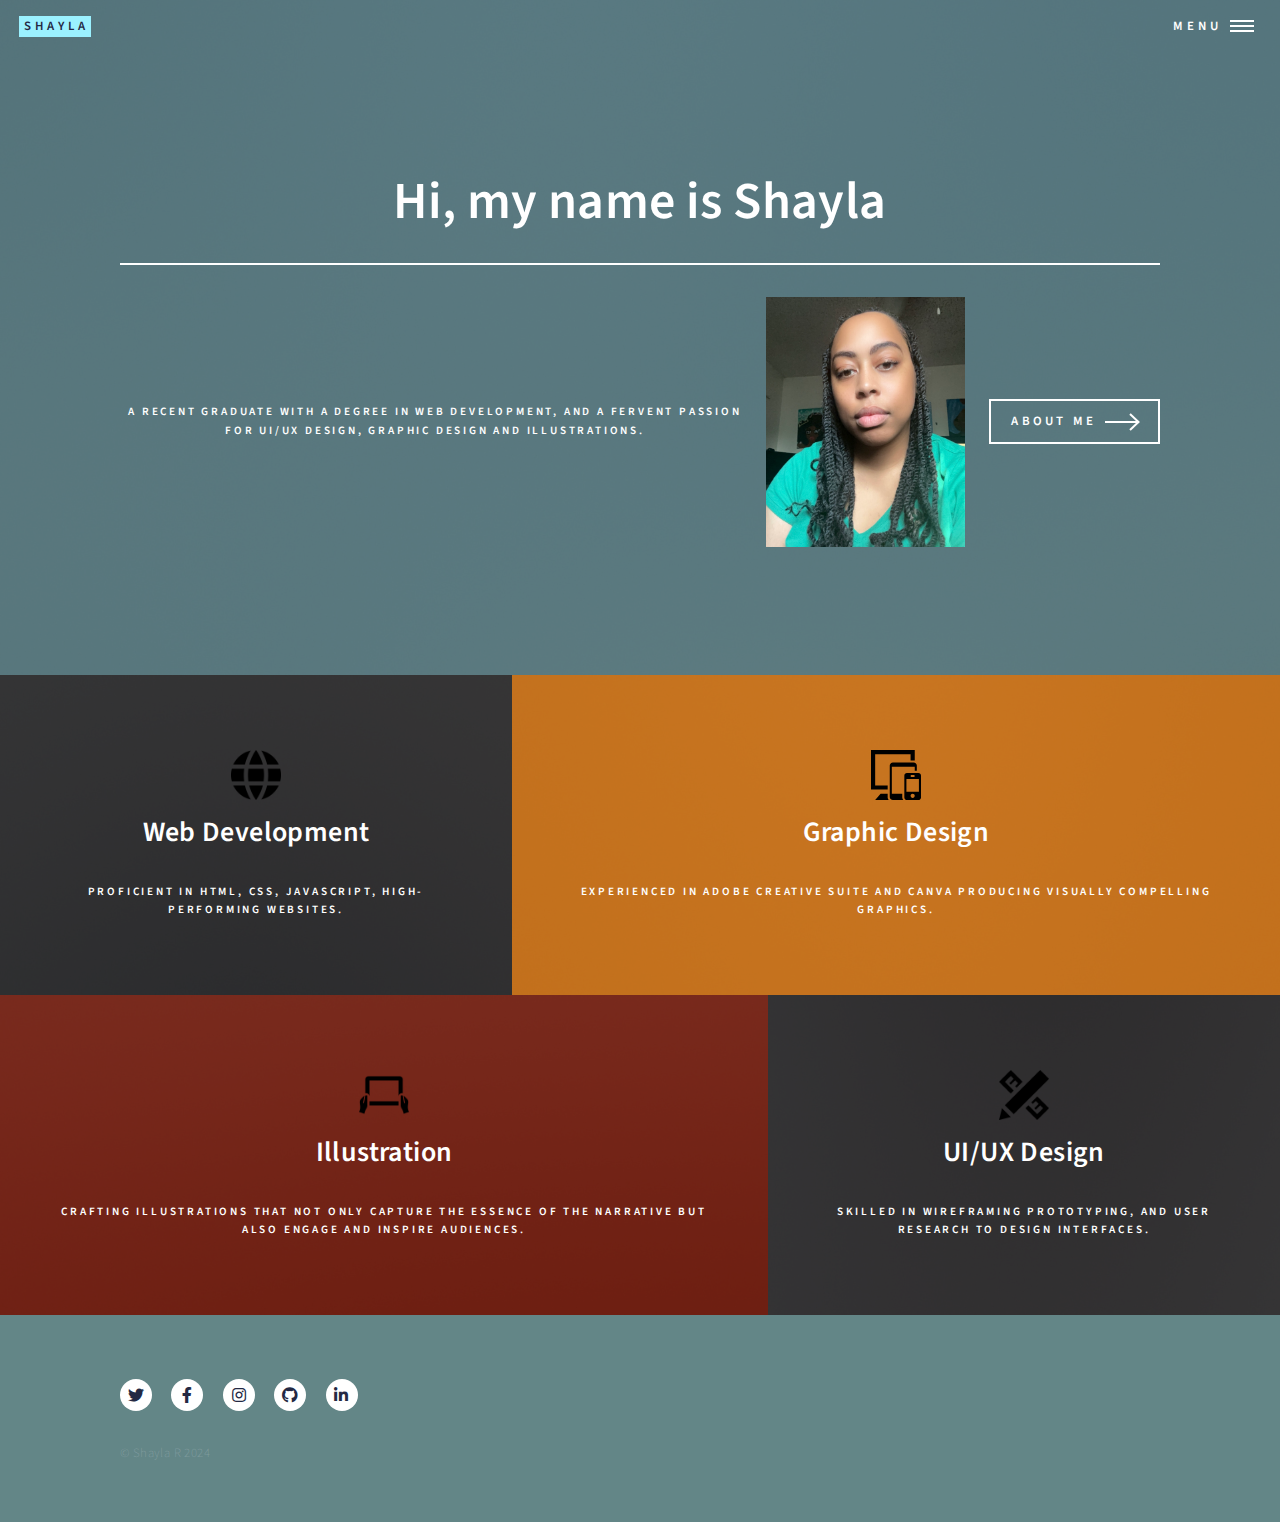
<file: html5up-forty (1)/index.html>
<!DOCTYPE HTML>
<!--
	Forty by HTML5 UP
	html5up.net | @ajlkn
	Free for personal and commercial use under the CCA 3.0 license (html5up.net/license)
-->
<html>
	<head>
		<title>Landing Page</title>
		<meta charset="utf-8" />
		<meta name="viewport" content="width=device-width, initial-scale=1, user-scalable=no" />
		<link rel="stylesheet" href="assets/css/main.css" />
		<noscript><link rel="stylesheet" href="assets/css/noscript.css" /></noscript>
	</head>
	<body class="is-preload">

		<!-- Wrapper -->
			<div id="wrapper">

				<!-- Header -->
					<header id="header" class="alt">
						<a href="index.html" class="logo"><strong>Shayla</strong> <span></span></a>
						<nav>
							<a href="#menu">Menu</a>
						</nav>
					</header>

				<!-- Menu -->
					<nav id="menu">
						<ul class="links">
							<li><a href="index.html">Home</a></li>
							<li><a href="landing.html">About</a></li>
							<li><a href="generic.html">Education</a></li>
							<li><a href="elements.html">Achievements</a></li>
						</ul>
						<ul class="actions stacked">
							<li><a href="#" class="button primary fit">Get Started</a></li>
							<li><a href="#" class="button fit">Log In</a></li>
						</ul>
					</nav>

				<!-- Banner -->
					<section id="banner" class="major">
						<div class="inner">
							<header class="major">
								<h1>Hi, my name is Shayla</h1>
							</header>
							<div class="content">
								<p>A recent graduate with a degree in Web Development, and a fervent passion for UI/UX design, graphic design and illustrations.<br/>
								</p>
								<img src="images/IMG_4081.jpg" alt="me" style="height:250px; width:250px;" />
								<ul class="actions">
									<li><a href="#one" class="button next scrolly">About Me</a></li>
								</ul>
							</div>
						</div>
					</section>

				<!-- Main -->
					<div id="main">

						<!-- One -->
							<section id="one" class="tiles">
								<article>
									<span class="image">
										<img src="images/pic01.jpg" alt="" />
									</span>
									<header class="major">
										<img src="images/iconmonstr-globe-7-240.png" alt="web"  style="height:50px; width:50px;"/>
										<h3><a href="landing.html" class="link">Web Development</a></h3>
										<p>Proficient in HTML, CSS, JavaScript, high-performing websites.</p>
									</header>
								</article>
								<article>
									<span class="image">
										<img src="images/pic02.jpg" alt="" />
									</span>
									<header class="major">
										<img src="images/iconmonstr-smartphone-16.svg" alt="web"  style="height:50px; width:50px;"/>
										<h3><a href="landing.html" class="link">Graphic Design</a></h3>
										<p>Experienced in Adobe Creative Suite and Canva producing visually compelling graphics.</p>
									</header>
								</article>
								<article>
									<span class="image">
										<img src="images/pic03.jpg" alt="" />
									</span>
									<header class="major">
										<img src="images/iconmonstr-tablet-6-240.png" alt="web"  style="height:50px; width:50px;"/>
										<h3><a href="landing.html" class="link">Illustration</a></h3>
										<p>Crafting illustrations that not only capture the essence of the narrative but also engage and inspire audiences.</p>
									</header>
								</article>
								<article>
									<span class="image">
										<img src="images/pic04.jpg" alt="" />
									</span>
									<header class="major">
										<img src="images/iconmonstr-ruler-30-240.png" alt="web"  style="height:50px; width:50px;"/>
										<h3><a href="landing.html" class="link">UI/UX Design</a></h3>
										<p>Skilled in wireframing prototyping, and user research to design interfaces.</p>
									</header>
								
							</section>

						
							
				

				<!-- Footer -->
					<footer id="footer">
						<div class="inner">
							<ul class="icons">
								<li><a href="#" class="icon brands alt fa-twitter"><span class="label">Twitter</span></a></li>
								<li><a href="#" class="icon brands alt fa-facebook-f"><span class="label">Facebook</span></a></li>
								<li><a href="#" class="icon brands alt fa-instagram"><span class="label">Instagram</span></a></li>
								<li><a href="#" class="icon brands alt fa-github"><span class="label">GitHub</span></a></li>
								<li><a href="#" class="icon brands alt fa-linkedin-in"><span class="label">LinkedIn</span></a></li>
							</ul>
							<ul class="copyright">
								<li>&copy; Shayla R 2024</li>
							</ul>
						</div>
					</footer>

			</div>

		<!-- Scripts -->
			<script src="assets/js/jquery.min.js"></script>
			<script src="assets/js/jquery.scrolly.min.js"></script>
			<script src="assets/js/jquery.scrollex.min.js"></script>
			<script src="assets/js/browser.min.js"></script>
			<script src="assets/js/breakpoints.min.js"></script>
			<script src="assets/js/util.js"></script>
			<script src="assets/js/main.js"></script>

	</body>
</html>
</file>
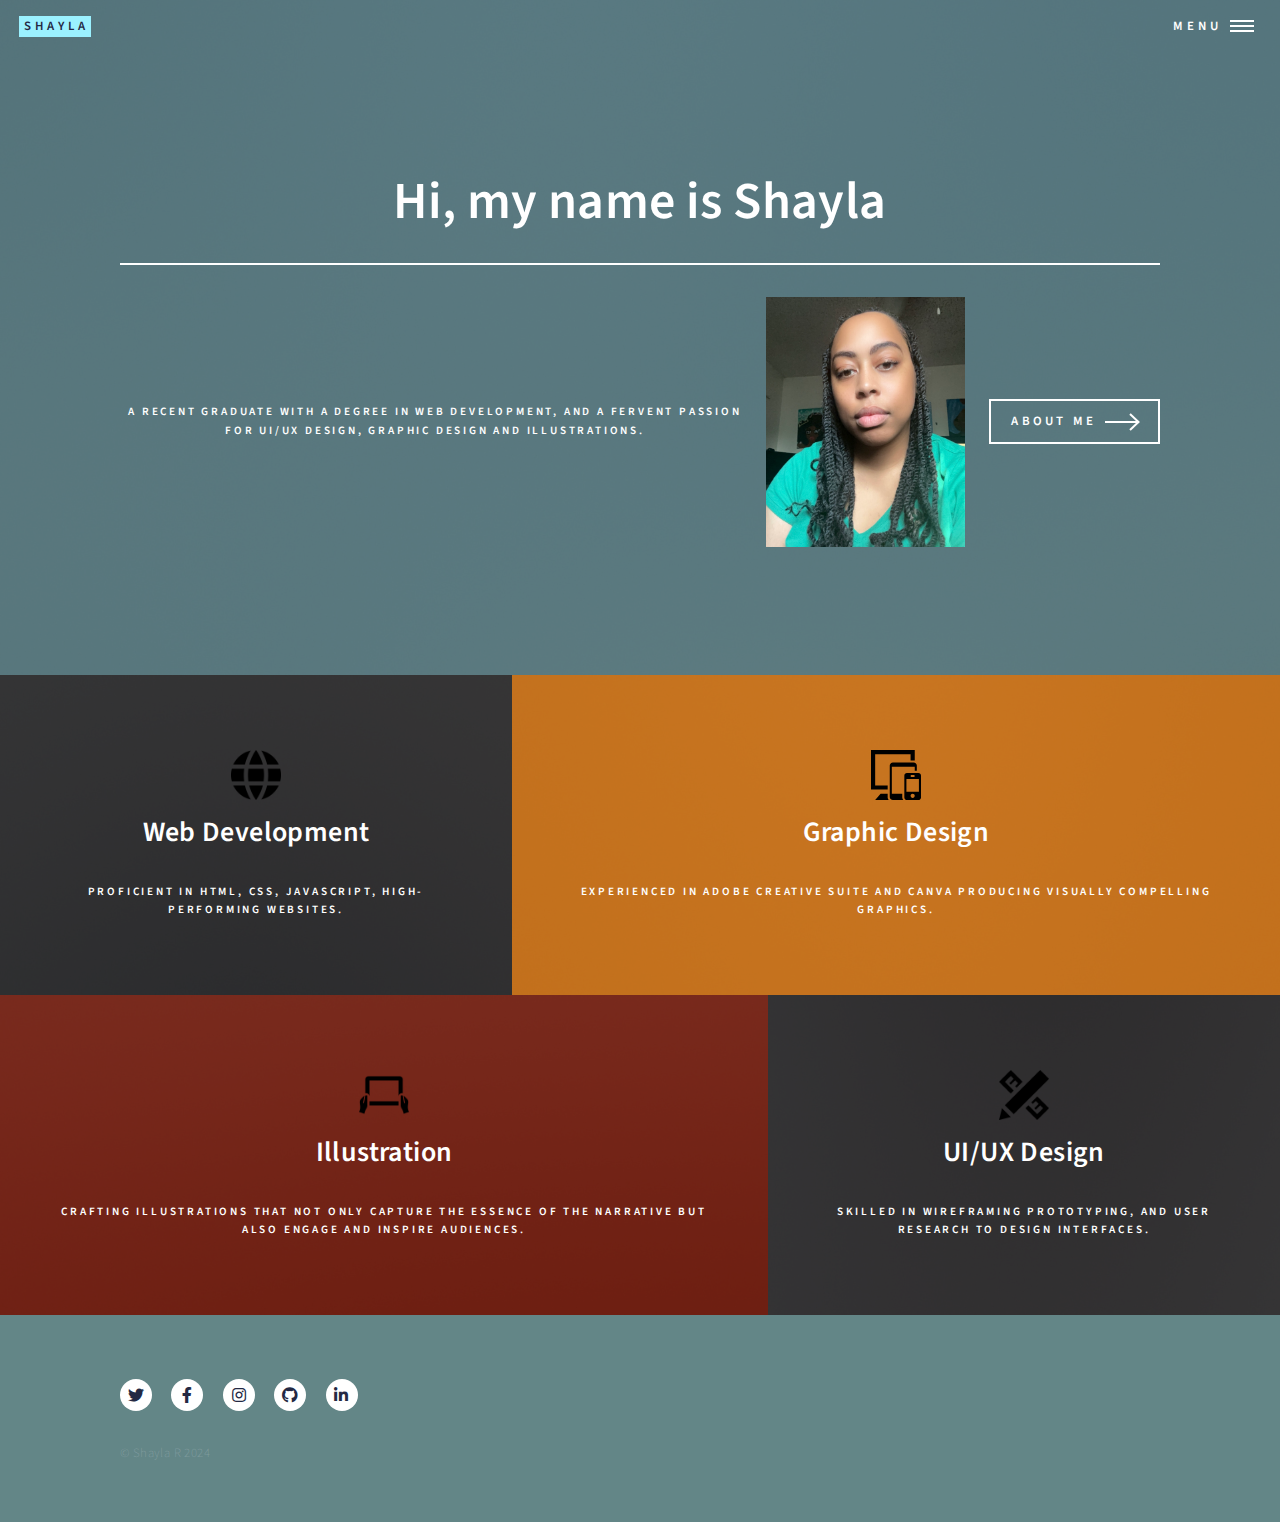
<file: html5up-forty1/index.html>
<!DOCTYPE HTML>
<!--
	Forty by HTML5 UP
	html5up.net | @ajlkn
	Free for personal and commercial use under the CCA 3.0 license (html5up.net/license)
-->
<html>
	<head>
		<title>Landing Page</title>
		<meta charset="utf-8" />
		<meta name="viewport" content="width=device-width, initial-scale=1, user-scalable=no" />
		<link rel="stylesheet" href="assets/css/main.css" />
		<noscript><link rel="stylesheet" href="assets/css/noscript.css" /></noscript>
	</head>
	<body class="is-preload">

		<!-- Wrapper -->
			<div id="wrapper">

				<!-- Header -->
					<header id="header" class="alt">
						<a href="index.html" class="logo"><strong>Shayla</strong> <span></span></a>
						<nav>
							<a href="#menu">Menu</a>
						</nav>
					</header>

				<!-- Menu -->
					<nav id="menu">
						<ul class="links">
							<li><a href="index.html">Home</a></li>
							<li><a href="landing.html">About</a></li>
							<li><a href="generic.html">Education</a></li>
							<li><a href="elements.html">Achievements</a></li>
						</ul>
						<ul class="actions stacked">
							<li><a href="#" class="button primary fit">Get Started</a></li>
							<li><a href="#" class="button fit">Log In</a></li>
						</ul>
					</nav>

				<!-- Banner -->
					<section id="banner" class="major">
						<div class="inner">
							<header class="major">
								<h1>Hi, my name is Shayla</h1>
							</header>
							<div class="content">
								<p>A recent graduate with a degree in Web Development, and a fervent passion for UI/UX design, graphic design and illustrations.<br/>
								</p>
								<img src="images/IMG_4081.jpg" alt="me" style="height:250px; width:250px;" />
								<ul class="actions">
									<li><a href="#one" class="button next scrolly">About Me</a></li>
								</ul>
							</div>
						</div>
					</section>

				<!-- Main -->
					<div id="main">

						<!-- One -->
							<section id="one" class="tiles">
								<article>
									<span class="image">
										<img src="images/pic01.jpg" alt="" />
									</span>
									<header class="major">
										<img src="images/iconmonstr-globe-7-240.png" alt="web"  style="height:50px; width:50px;"/>
										<h3><a href="landing.html" class="link">Web Development</a></h3>
										<p>Proficient in HTML, CSS, JavaScript, high-performing websites.</p>
									</header>
								</article>
								<article>
									<span class="image">
										<img src="images/pic02.jpg" alt="" />
									</span>
									<header class="major">
										<img src="images/iconmonstr-smartphone-16.svg" alt="web"  style="height:50px; width:50px;"/>
										<h3><a href="landing.html" class="link">Graphic Design</a></h3>
										<p>Experienced in Adobe Creative Suite and Canva producing visually compelling graphics.</p>
									</header>
								</article>
								<article>
									<span class="image">
										<img src="images/pic03.jpg" alt="" />
									</span>
									<header class="major">
										<img src="images/iconmonstr-tablet-6-240.png" alt="web"  style="height:50px; width:50px;"/>
										<h3><a href="landing.html" class="link">Illustration</a></h3>
										<p>Crafting illustrations that not only capture the essence of the narrative but also engage and inspire audiences.</p>
									</header>
								</article>
								<article>
									<span class="image">
										<img src="images/pic04.jpg" alt="" />
									</span>
									<header class="major">
										<img src="images/iconmonstr-ruler-30-240.png" alt="web"  style="height:50px; width:50px;"/>
										<h3><a href="landing.html" class="link">UI/UX Design</a></h3>
										<p>Skilled in wireframing prototyping, and user research to design interfaces.</p>
									</header>
								
							</section>

						
							
				

				<!-- Footer -->
					<footer id="footer">
						<div class="inner">
							<ul class="icons">
								<li><a href="#" class="icon brands alt fa-twitter"><span class="label">Twitter</span></a></li>
								<li><a href="#" class="icon brands alt fa-facebook-f"><span class="label">Facebook</span></a></li>
								<li><a href="#" class="icon brands alt fa-instagram"><span class="label">Instagram</span></a></li>
								<li><a href="#" class="icon brands alt fa-github"><span class="label">GitHub</span></a></li>
								<li><a href="#" class="icon brands alt fa-linkedin-in"><span class="label">LinkedIn</span></a></li>
							</ul>
							<ul class="copyright">
								<li>&copy; Shayla R 2024</li>
							</ul>
						</div>
					</footer>

			</div>

		<!-- Scripts -->
			<script src="assets/js/jquery.min.js"></script>
			<script src="assets/js/jquery.scrolly.min.js"></script>
			<script src="assets/js/jquery.scrollex.min.js"></script>
			<script src="assets/js/browser.min.js"></script>
			<script src="assets/js/breakpoints.min.js"></script>
			<script src="assets/js/util.js"></script>
			<script src="assets/js/main.js"></script>

	</body>
</html>
</file>
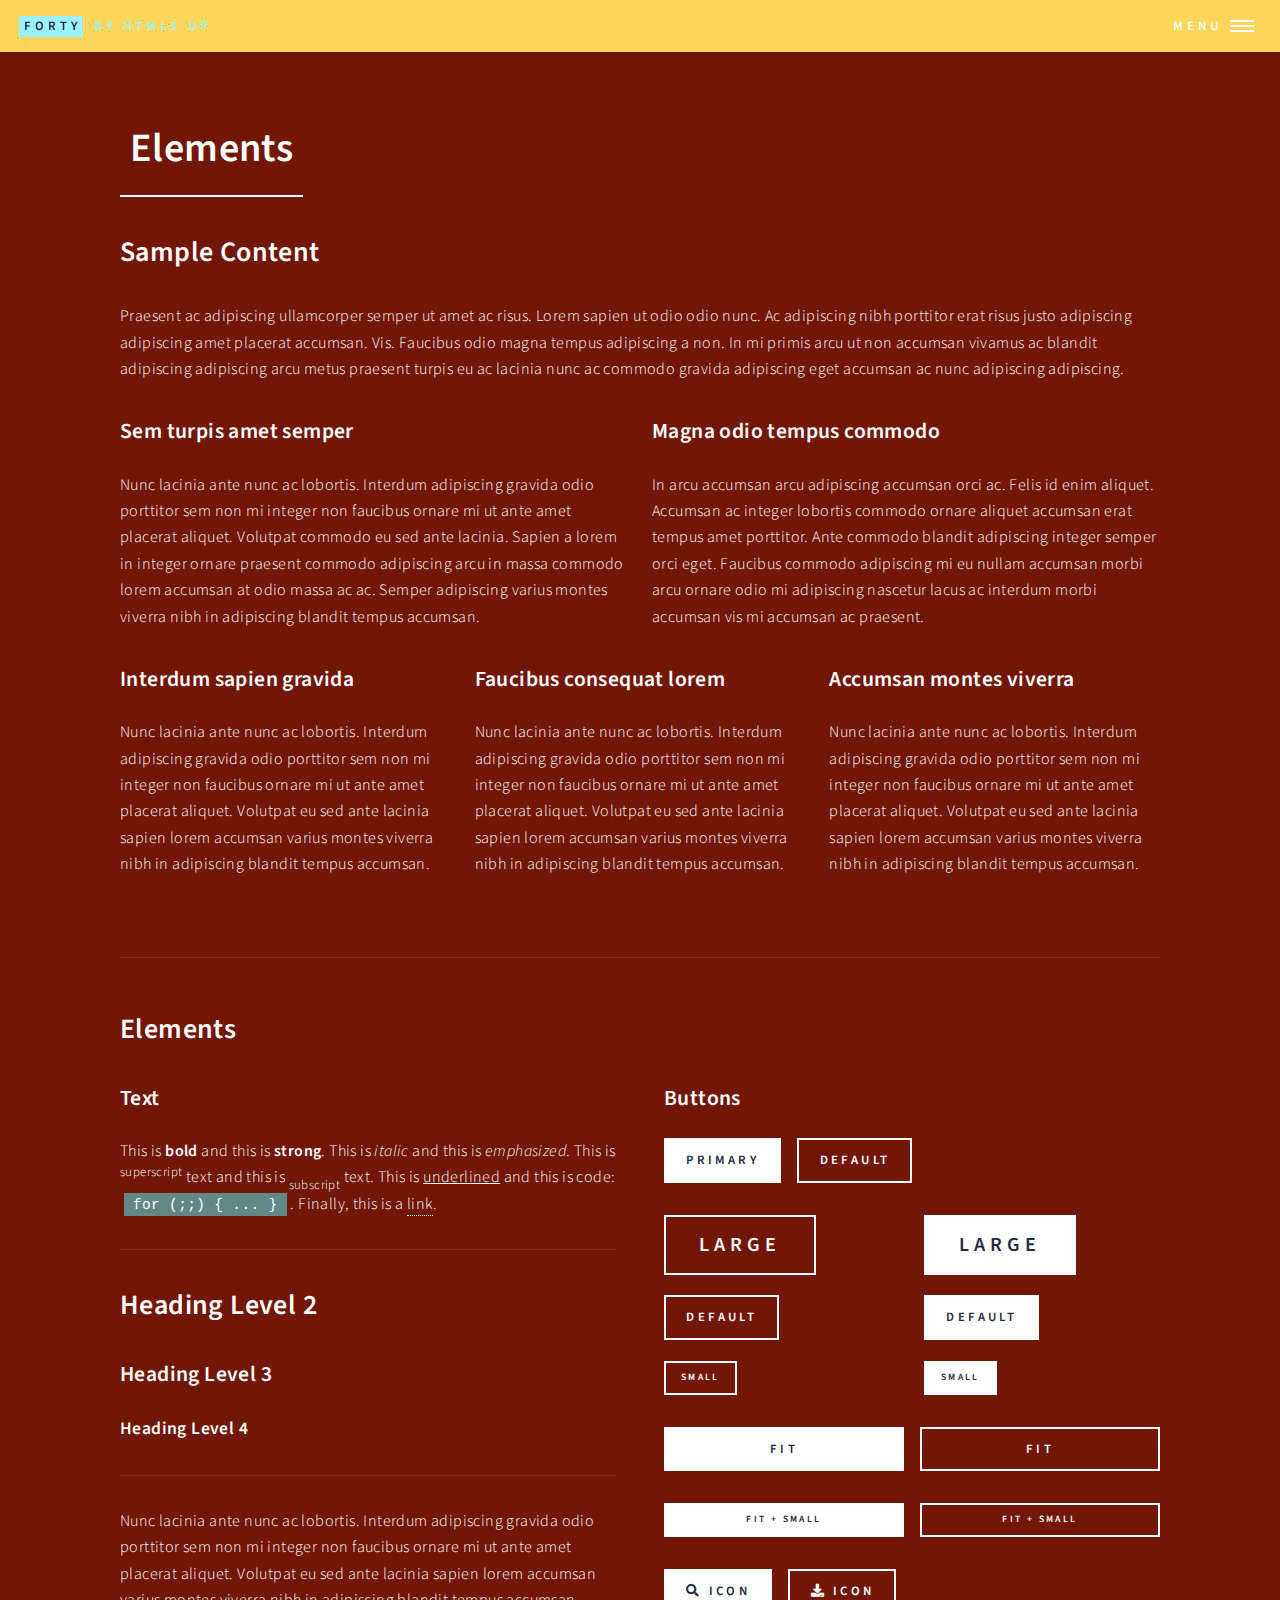
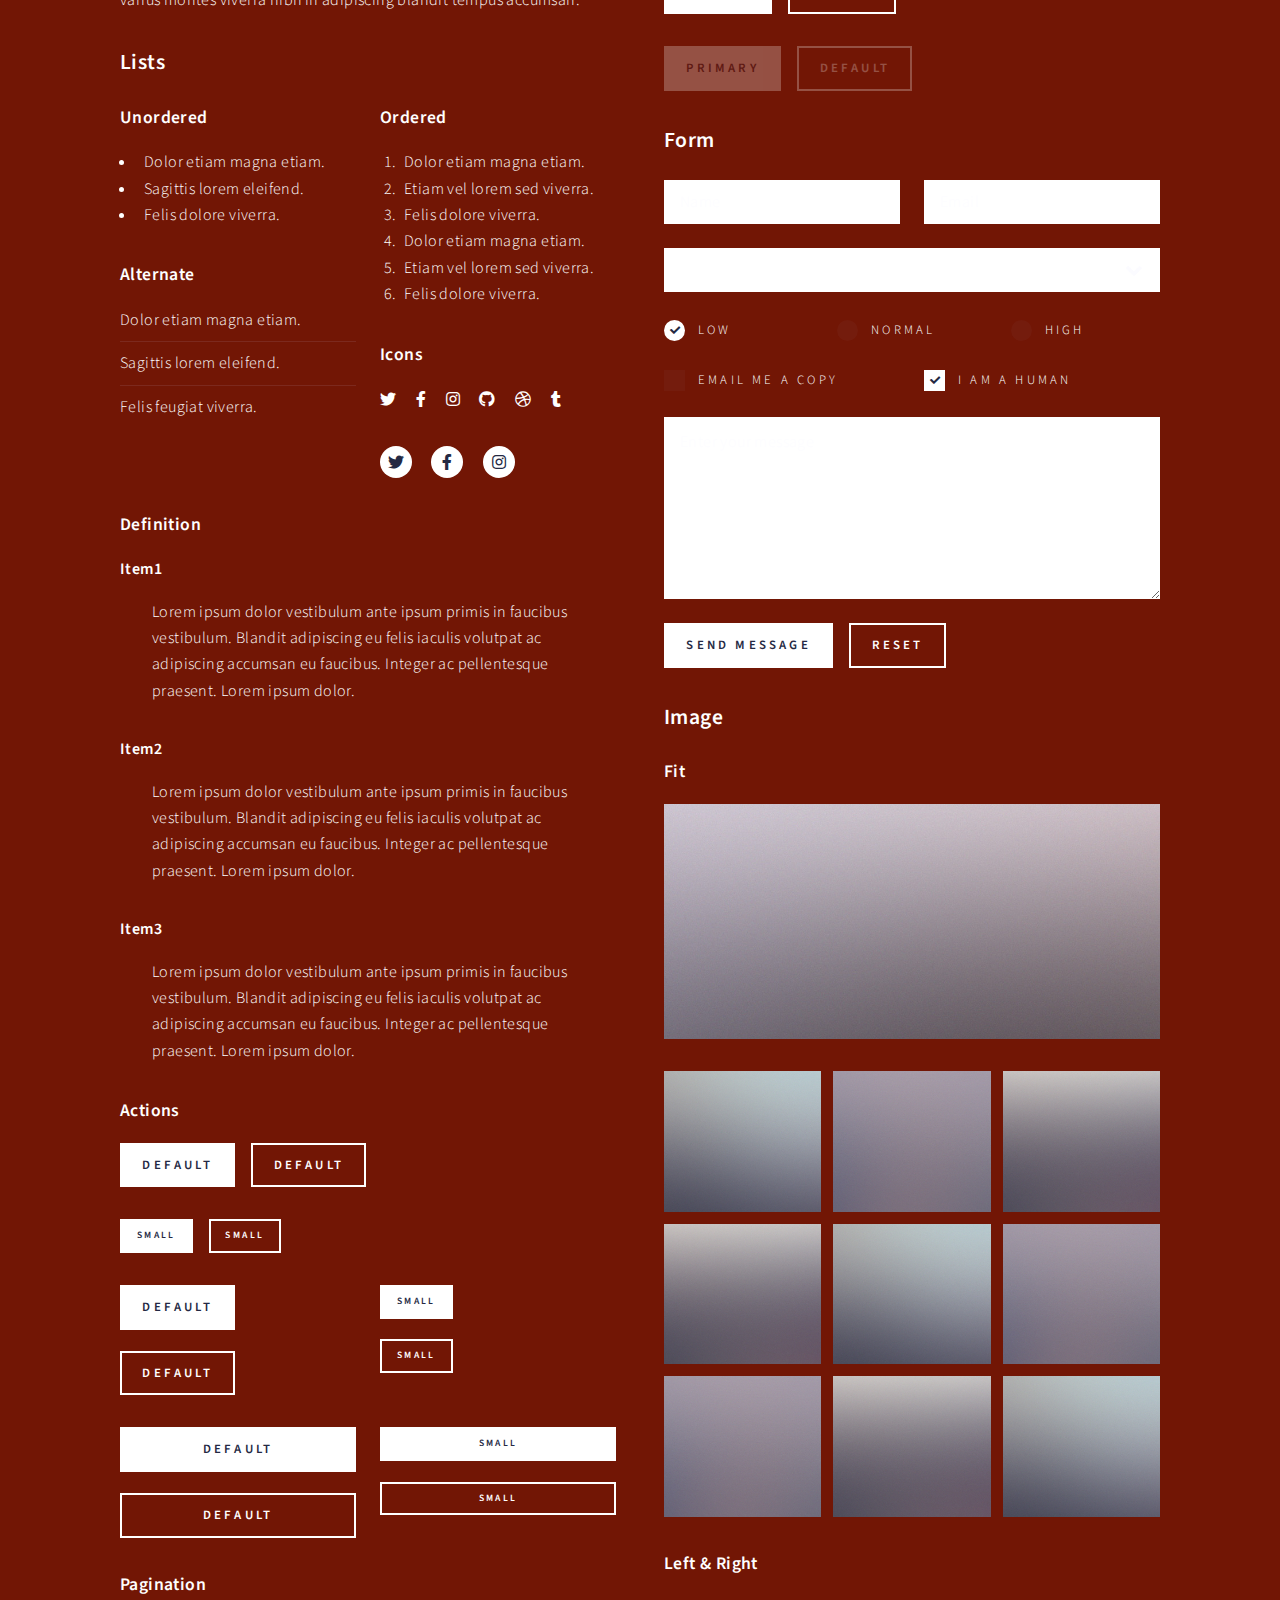
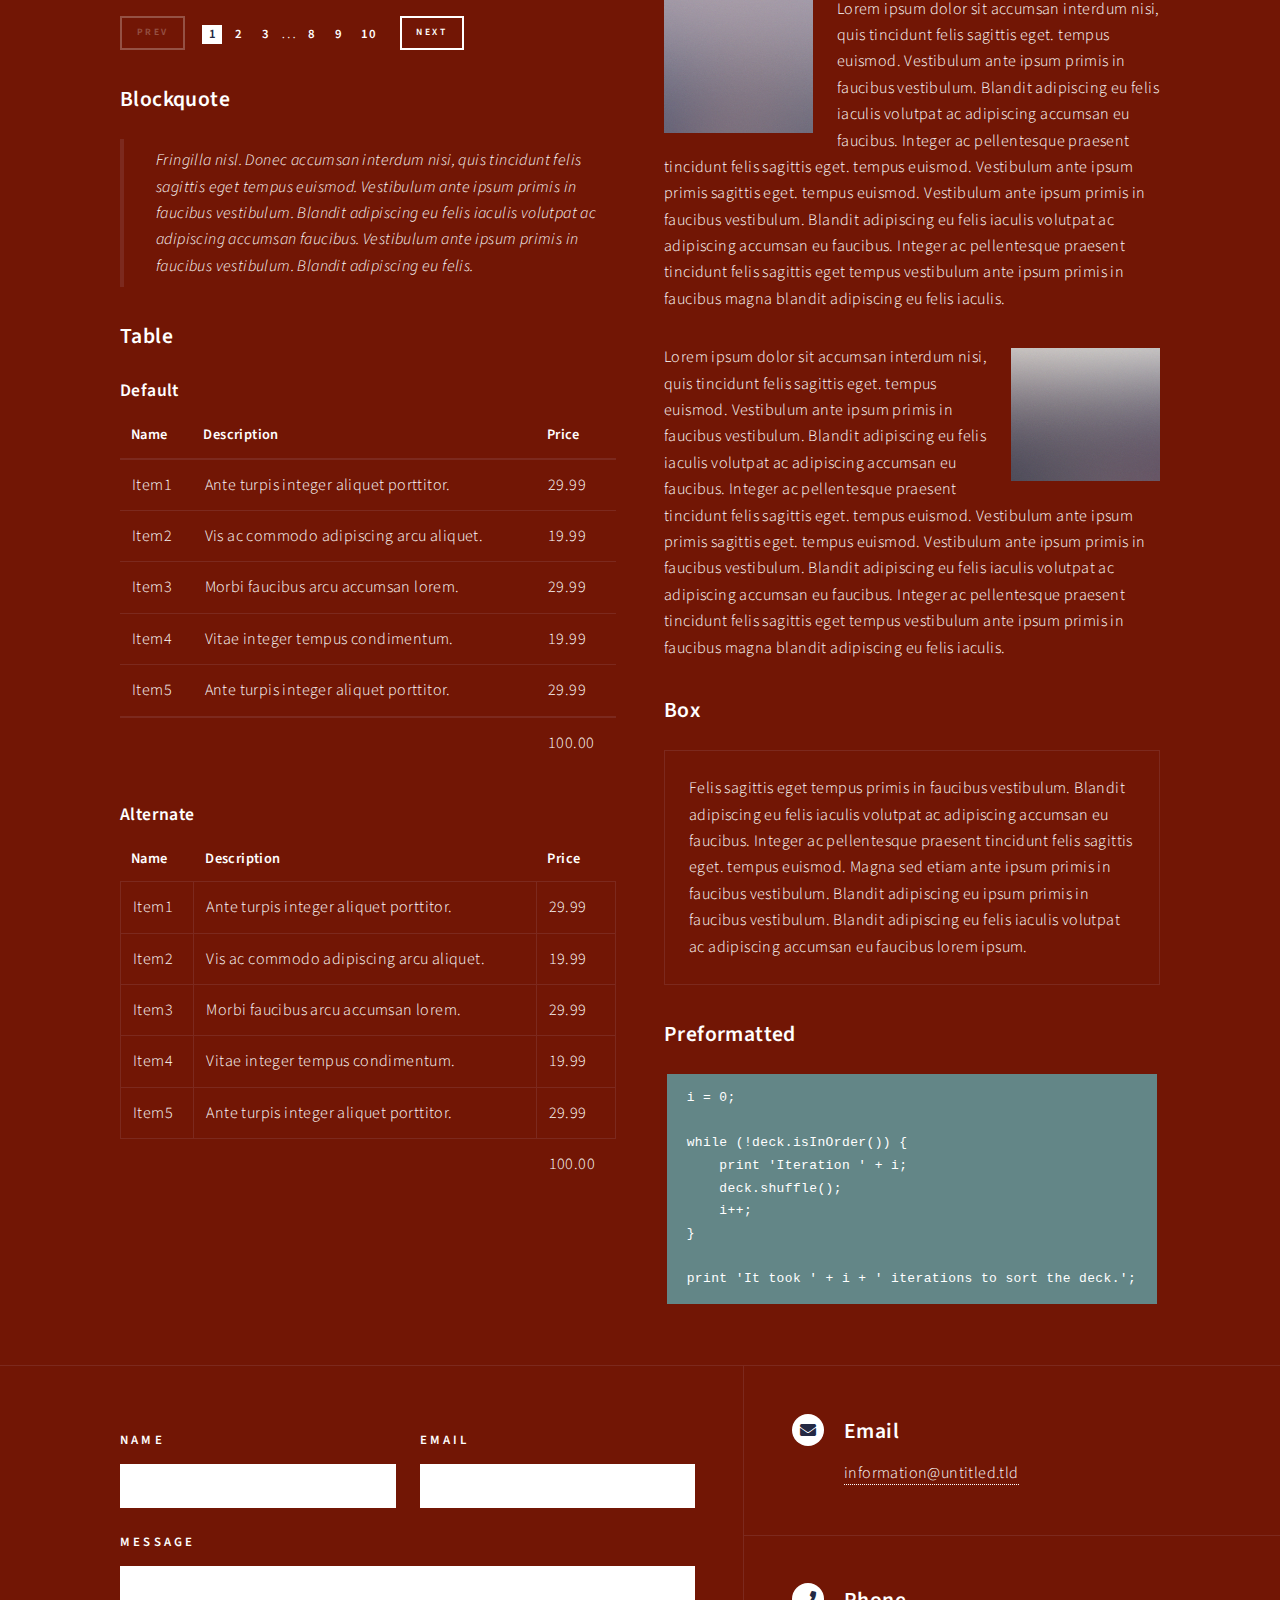
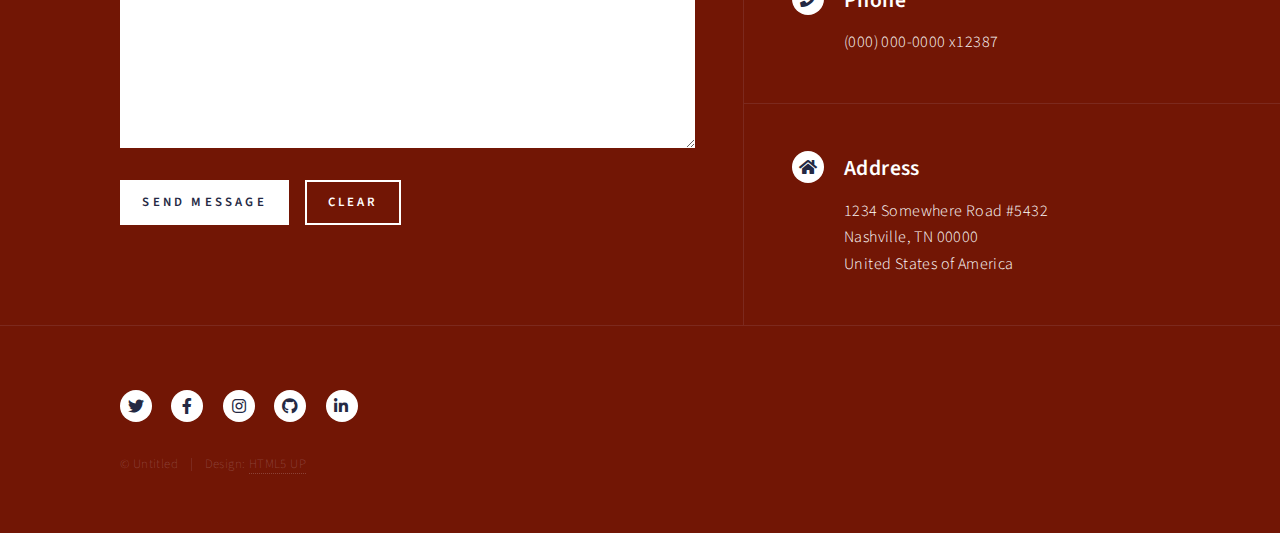
<file: html5up-forty (1)/elements.html>
<!DOCTYPE HTML>
<!--
	Forty by HTML5 UP
	html5up.net | @ajlkn
	Free for personal and commercial use under the CCA 3.0 license (html5up.net/license)
-->
<html>
	<head>
		<title>Elements - Forty by HTML5 UP</title>
		<meta charset="utf-8" />
		<meta name="viewport" content="width=device-width, initial-scale=1, user-scalable=no" />
		<link rel="stylesheet" href="assets/css/main.css" />
		<noscript><link rel="stylesheet" href="assets/css/noscript.css" /></noscript>
	</head>
	<body class="is-preload">

		<!-- Wrapper -->
			<div id="wrapper">

				<!-- Header -->
					<header id="header">
						<a href="index.html" class="logo"><strong>Forty</strong> <span>by HTML5 UP</span></a>
						<nav>
							<a href="#menu">Menu</a>
						</nav>
					</header>

				<!-- Menu -->
					<nav id="menu">
						<ul class="links">
							<li><a href="index.html">Home</a></li>
							<li><a href="landing.html">Landing</a></li>
							<li><a href="generic.html">Generic</a></li>
							<li><a href="elements.html">Elements</a></li>
						</ul>
						<ul class="actions stacked">
							<li><a href="#" class="button primary fit">Get Started</a></li>
							<li><a href="#" class="button fit">Log In</a></li>
						</ul>
					</nav>

				<!-- Main -->
					<div id="main" class="alt">

						<!-- One -->
							<section id="one">
								<div class="inner">
									<header class="major">
										<h1>Elements</h1>
									</header>

									<!-- Content -->
										<h2 id="content">Sample Content</h2>
										<p>Praesent ac adipiscing ullamcorper semper ut amet ac risus. Lorem sapien ut odio odio nunc. Ac adipiscing nibh porttitor erat risus justo adipiscing adipiscing amet placerat accumsan. Vis. Faucibus odio magna tempus adipiscing a non. In mi primis arcu ut non accumsan vivamus ac blandit adipiscing adipiscing arcu metus praesent turpis eu ac lacinia nunc ac commodo gravida adipiscing eget accumsan ac nunc adipiscing adipiscing.</p>
										<div class="row">
											<div class="col-6 col-12-small">
												<h3>Sem turpis amet semper</h3>
												<p>Nunc lacinia ante nunc ac lobortis. Interdum adipiscing gravida odio porttitor sem non mi integer non faucibus ornare mi ut ante amet placerat aliquet. Volutpat commodo eu sed ante lacinia. Sapien a lorem in integer ornare praesent commodo adipiscing arcu in massa commodo lorem accumsan at odio massa ac ac. Semper adipiscing varius montes viverra nibh in adipiscing blandit tempus accumsan.</p>
											</div>
											<div class="col-6 col-12-small">
												<h3>Magna odio tempus commodo</h3>
												<p>In arcu accumsan arcu adipiscing accumsan orci ac. Felis id enim aliquet. Accumsan ac integer lobortis commodo ornare aliquet accumsan erat tempus amet porttitor. Ante commodo blandit adipiscing integer semper orci eget. Faucibus commodo adipiscing mi eu nullam accumsan morbi arcu ornare odio mi adipiscing nascetur lacus ac interdum morbi accumsan vis mi accumsan ac praesent.</p>
											</div>
											<!-- Break -->
											<div class="col-4 col-12-medium">
												<h3>Interdum sapien gravida</h3>
												<p>Nunc lacinia ante nunc ac lobortis. Interdum adipiscing gravida odio porttitor sem non mi integer non faucibus ornare mi ut ante amet placerat aliquet. Volutpat eu sed ante lacinia sapien lorem accumsan varius montes viverra nibh in adipiscing blandit tempus accumsan.</p>
											</div>
											<div class="col-4 col-12-medium">
												<h3>Faucibus consequat lorem</h3>
												<p>Nunc lacinia ante nunc ac lobortis. Interdum adipiscing gravida odio porttitor sem non mi integer non faucibus ornare mi ut ante amet placerat aliquet. Volutpat eu sed ante lacinia sapien lorem accumsan varius montes viverra nibh in adipiscing blandit tempus accumsan.</p>
											</div>
											<div class="col-4 col-12-medium">
												<h3>Accumsan montes viverra</h3>
												<p>Nunc lacinia ante nunc ac lobortis. Interdum adipiscing gravida odio porttitor sem non mi integer non faucibus ornare mi ut ante amet placerat aliquet. Volutpat eu sed ante lacinia sapien lorem accumsan varius montes viverra nibh in adipiscing blandit tempus accumsan.</p>
											</div>
										</div>

									<hr class="major" />

									<!-- Elements -->
										<h2 id="elements">Elements</h2>
										<div class="row gtr-200">
											<div class="col-6 col-12-medium">

												<!-- Text stuff -->
													<h3>Text</h3>
													<p>This is <b>bold</b> and this is <strong>strong</strong>. This is <i>italic</i> and this is <em>emphasized</em>.
													This is <sup>superscript</sup> text and this is <sub>subscript</sub> text.
													This is <u>underlined</u> and this is code: <code>for (;;) { ... }</code>.
													Finally, this is a <a href="#">link</a>.</p>
													<hr />
													<h2>Heading Level 2</h2>
													<h3>Heading Level 3</h3>
													<h4>Heading Level 4</h4>
													<hr />
													<p>Nunc lacinia ante nunc ac lobortis. Interdum adipiscing gravida odio porttitor sem non mi integer non faucibus ornare mi ut ante amet placerat aliquet. Volutpat eu sed ante lacinia sapien lorem accumsan varius montes viverra nibh in adipiscing blandit tempus accumsan.</p>

												<!-- Lists -->
													<h3>Lists</h3>
													<div class="row">
														<div class="col-6 col-12-small">

															<h4>Unordered</h4>
															<ul>
																<li>Dolor etiam magna etiam.</li>
																<li>Sagittis lorem eleifend.</li>
																<li>Felis dolore viverra.</li>
															</ul>

															<h4>Alternate</h4>
															<ul class="alt">
																<li>Dolor etiam magna etiam.</li>
																<li>Sagittis lorem eleifend.</li>
																<li>Felis feugiat viverra.</li>
															</ul>

														</div>
														<div class="col-6 col-12-small">

															<h4>Ordered</h4>
															<ol>
																<li>Dolor etiam magna etiam.</li>
																<li>Etiam vel lorem sed viverra.</li>
																<li>Felis dolore viverra.</li>
																<li>Dolor etiam magna etiam.</li>
																<li>Etiam vel lorem sed viverra.</li>
																<li>Felis dolore viverra.</li>
															</ol>

															<h4>Icons</h4>
															<ul class="icons">
																<li><a href="#" class="icon brands fa-twitter"><span class="label">Twitter</span></a></li>
																<li><a href="#" class="icon brands fa-facebook-f"><span class="label">Facebook</span></a></li>
																<li><a href="#" class="icon brands fa-instagram"><span class="label">Instagram</span></a></li>
																<li><a href="#" class="icon brands fa-github"><span class="label">Github</span></a></li>
																<li><a href="#" class="icon brands fa-dribbble"><span class="label">Dribbble</span></a></li>
																<li><a href="#" class="icon brands fa-tumblr"><span class="label">Tumblr</span></a></li>
															</ul>
															<ul class="icons">
																<li><a href="#" class="icon brands alt fa-twitter"><span class="label">Twitter</span></a></li>
																<li><a href="#" class="icon brands alt fa-facebook-f"><span class="label">Facebook</span></a></li>
																<li><a href="#" class="icon brands alt fa-instagram"><span class="label">Instagram</span></a></li>
															</ul>

														</div>
													</div>
													<h4>Definition</h4>
													<dl>
														<dt>Item1</dt>
														<dd>
															<p>Lorem ipsum dolor vestibulum ante ipsum primis in faucibus vestibulum. Blandit adipiscing eu felis iaculis volutpat ac adipiscing accumsan eu faucibus. Integer ac pellentesque praesent. Lorem ipsum dolor.</p>
														</dd>
														<dt>Item2</dt>
														<dd>
															<p>Lorem ipsum dolor vestibulum ante ipsum primis in faucibus vestibulum. Blandit adipiscing eu felis iaculis volutpat ac adipiscing accumsan eu faucibus. Integer ac pellentesque praesent. Lorem ipsum dolor.</p>
														</dd>
														<dt>Item3</dt>
														<dd>
															<p>Lorem ipsum dolor vestibulum ante ipsum primis in faucibus vestibulum. Blandit adipiscing eu felis iaculis volutpat ac adipiscing accumsan eu faucibus. Integer ac pellentesque praesent. Lorem ipsum dolor.</p>
														</dd>
													</dl>

													<h4>Actions</h4>
													<ul class="actions">
														<li><a href="#" class="button primary">Default</a></li>
														<li><a href="#" class="button">Default</a></li>
													</ul>
													<ul class="actions small">
														<li><a href="#" class="button primary small">Small</a></li>
														<li><a href="#" class="button small">Small</a></li>
													</ul>
													<div class="row">
														<div class="col-6 col-12-small">
															<ul class="actions stacked">
																<li><a href="#" class="button primary">Default</a></li>
																<li><a href="#" class="button">Default</a></li>
															</ul>
														</div>
														<div class="col-6 col-12-small">
															<ul class="actions stacked">
																<li><a href="#" class="button primary small">Small</a></li>
																<li><a href="#" class="button small">Small</a></li>
															</ul>
														</div>
														<div class="col-6 col-12-small">
															<ul class="actions stacked">
																<li><a href="#" class="button primary fit">Default</a></li>
																<li><a href="#" class="button fit">Default</a></li>
															</ul>
														</div>
														<div class="col-6 col-12-small">
															<ul class="actions stacked">
																<li><a href="#" class="button primary small fit">Small</a></li>
																<li><a href="#" class="button small fit">Small</a></li>
															</ul>
														</div>
													</div>

													<h4>Pagination</h4>
													<ul class="pagination">
														<li><span class="button small disabled">Prev</span></li>
														<li><a href="#" class="page active">1</a></li>
														<li><a href="#" class="page">2</a></li>
														<li><a href="#" class="page">3</a></li>
														<li><span>&hellip;</span></li>
														<li><a href="#" class="page">8</a></li>
														<li><a href="#" class="page">9</a></li>
														<li><a href="#" class="page">10</a></li>
														<li><a href="#" class="button small">Next</a></li>
													</ul>

												<!-- Blockquote -->
													<h3>Blockquote</h3>
													<blockquote>Fringilla nisl. Donec accumsan interdum nisi, quis tincidunt felis sagittis eget tempus euismod. Vestibulum ante ipsum primis in faucibus vestibulum. Blandit adipiscing eu felis iaculis volutpat ac adipiscing accumsan faucibus. Vestibulum ante ipsum primis in faucibus vestibulum. Blandit adipiscing eu felis.</blockquote>

												<!-- Table -->
													<h3>Table</h3>

													<h4>Default</h4>
													<div class="table-wrapper">
														<table>
															<thead>
																<tr>
																	<th>Name</th>
																	<th>Description</th>
																	<th>Price</th>
																</tr>
															</thead>
															<tbody>
																<tr>
																	<td>Item1</td>
																	<td>Ante turpis integer aliquet porttitor.</td>
																	<td>29.99</td>
																</tr>
																<tr>
																	<td>Item2</td>
																	<td>Vis ac commodo adipiscing arcu aliquet.</td>
																	<td>19.99</td>
																</tr>
																<tr>
																	<td>Item3</td>
																	<td> Morbi faucibus arcu accumsan lorem.</td>
																	<td>29.99</td>
																</tr>
																<tr>
																	<td>Item4</td>
																	<td>Vitae integer tempus condimentum.</td>
																	<td>19.99</td>
																</tr>
																<tr>
																	<td>Item5</td>
																	<td>Ante turpis integer aliquet porttitor.</td>
																	<td>29.99</td>
																</tr>
															</tbody>
															<tfoot>
																<tr>
																	<td colspan="2"></td>
																	<td>100.00</td>
																</tr>
															</tfoot>
														</table>
													</div>

													<h4>Alternate</h4>
													<div class="table-wrapper">
														<table class="alt">
															<thead>
																<tr>
																	<th>Name</th>
																	<th>Description</th>
																	<th>Price</th>
																</tr>
															</thead>
															<tbody>
																<tr>
																	<td>Item1</td>
																	<td>Ante turpis integer aliquet porttitor.</td>
																	<td>29.99</td>
																</tr>
																<tr>
																	<td>Item2</td>
																	<td>Vis ac commodo adipiscing arcu aliquet.</td>
																	<td>19.99</td>
																</tr>
																<tr>
																	<td>Item3</td>
																	<td> Morbi faucibus arcu accumsan lorem.</td>
																	<td>29.99</td>
																</tr>
																<tr>
																	<td>Item4</td>
																	<td>Vitae integer tempus condimentum.</td>
																	<td>19.99</td>
																</tr>
																<tr>
																	<td>Item5</td>
																	<td>Ante turpis integer aliquet porttitor.</td>
																	<td>29.99</td>
																</tr>
															</tbody>
															<tfoot>
																<tr>
																	<td colspan="2"></td>
																	<td>100.00</td>
																</tr>
															</tfoot>
														</table>
													</div>

											</div>
											<div class="col-6 col-12-medium">

												<!-- Buttons -->
													<h3>Buttons</h3>
													<ul class="actions">
														<li><a href="#" class="button primary">Primary</a></li>
														<li><a href="#" class="button">Default</a></li>
													</ul>
													<div class="row">
														<div class="col-6 col-12-xsmall">
															<ul class="actions stacked">
																<li><a href="#" class="button large">Large</a></li>
																<li><a href="#" class="button">Default</a></li>
																<li><a href="#" class="button small">Small</a></li>
															</ul>
														</div>
														<div class="col-6 col-12-xsmall">
															<ul class="actions stacked">
																<li><a href="#" class="button primary large">Large</a></li>
																<li><a href="#" class="button primary">Default</a></li>
																<li><a href="#" class="button primary small">Small</a></li>
															</ul>
														</div>
													</div>
													<ul class="actions fit">
														<li><a href="#" class="button primary fit">Fit</a></li>
														<li><a href="#" class="button fit">Fit</a></li>
													</ul>
													<ul class="actions fit small">
														<li><a href="#" class="button primary fit small">Fit + Small</a></li>
														<li><a href="#" class="button fit small">Fit + Small</a></li>
													</ul>
													<ul class="actions">
														<li><a href="#" class="button primary icon solid fa-search">Icon</a></li>
														<li><a href="#" class="button icon solid fa-download">Icon</a></li>
													</ul>
													<ul class="actions">
														<li><span class="button primary disabled">Primary</span></li>
														<li><span class="button disabled">Default</span></li>
													</ul>

												<!-- Form -->
													<h3>Form</h3>

													<form method="post" action="#">
														<div class="row gtr-uniform">
															<div class="col-6 col-12-xsmall">
																<input type="text" name="demo-name" id="demo-name" value="" placeholder="Name" />
															</div>
															<div class="col-6 col-12-xsmall">
																<input type="email" name="demo-email" id="demo-email" value="" placeholder="Email" />
															</div>
															<!-- Break -->
															<div class="col-12">
																<select name="demo-category" id="demo-category">
																	<option value="">- Category -</option>
																	<option value="1">Manufacturing</option>
																	<option value="1">Shipping</option>
																	<option value="1">Administration</option>
																	<option value="1">Human Resources</option>
																</select>
															</div>
															<!-- Break -->
															<div class="col-4 col-12-small">
																<input type="radio" id="demo-priority-low" name="demo-priority" checked>
																<label for="demo-priority-low">Low</label>
															</div>
															<div class="col-4 col-12-small">
																<input type="radio" id="demo-priority-normal" name="demo-priority">
																<label for="demo-priority-normal">Normal</label>
															</div>
															<div class="col-4 col-12-small">
																<input type="radio" id="demo-priority-high" name="demo-priority">
																<label for="demo-priority-high">High</label>
															</div>
															<!-- Break -->
															<div class="col-6 col-12-small">
																<input type="checkbox" id="demo-copy" name="demo-copy">
																<label for="demo-copy">Email me a copy</label>
															</div>
															<div class="col-6 col-12-small">
																<input type="checkbox" id="demo-human" name="demo-human" checked>
																<label for="demo-human">I am a human</label>
															</div>
															<!-- Break -->
															<div class="col-12">
																<textarea name="demo-message" id="demo-message" placeholder="Enter your message" rows="6"></textarea>
															</div>
															<!-- Break -->
															<div class="col-12">
																<ul class="actions">
																	<li><input type="submit" value="Send Message" class="primary" /></li>
																	<li><input type="reset" value="Reset" /></li>
																</ul>
															</div>
														</div>
													</form>

												<!-- Image -->
													<h3>Image</h3>

													<h4>Fit</h4>
													<span class="image fit"><img src="images/pic03.jpg" alt="" /></span>
													<div class="box alt">
														<div class="row gtr-50 gtr-uniform">
															<div class="col-4"><span class="image fit"><img src="images/pic08.jpg" alt="" /></span></div>
															<div class="col-4"><span class="image fit"><img src="images/pic09.jpg" alt="" /></span></div>
															<div class="col-4"><span class="image fit"><img src="images/pic10.jpg" alt="" /></span></div>
															<!-- Break -->
															<div class="col-4"><span class="image fit"><img src="images/pic10.jpg" alt="" /></span></div>
															<div class="col-4"><span class="image fit"><img src="images/pic08.jpg" alt="" /></span></div>
															<div class="col-4"><span class="image fit"><img src="images/pic09.jpg" alt="" /></span></div>
															<!-- Break -->
															<div class="col-4"><span class="image fit"><img src="images/pic09.jpg" alt="" /></span></div>
															<div class="col-4"><span class="image fit"><img src="images/pic10.jpg" alt="" /></span></div>
															<div class="col-4"><span class="image fit"><img src="images/pic08.jpg" alt="" /></span></div>
														</div>
													</div>

													<h4>Left &amp; Right</h4>
													<p><span class="image left"><img src="images/pic09.jpg" alt="" /></span>Lorem ipsum dolor sit accumsan interdum nisi, quis tincidunt felis sagittis eget. tempus euismod. Vestibulum ante ipsum primis in faucibus vestibulum. Blandit adipiscing eu felis iaculis volutpat ac adipiscing accumsan eu faucibus. Integer ac pellentesque praesent tincidunt felis sagittis eget. tempus euismod. Vestibulum ante ipsum primis sagittis eget. tempus euismod. Vestibulum ante ipsum primis in faucibus vestibulum. Blandit adipiscing eu felis iaculis volutpat ac adipiscing accumsan eu faucibus. Integer ac pellentesque praesent tincidunt felis sagittis eget tempus vestibulum ante ipsum primis in faucibus magna blandit adipiscing eu felis iaculis.</p>
													<p><span class="image right"><img src="images/pic10.jpg" alt="" /></span>Lorem ipsum dolor sit accumsan interdum nisi, quis tincidunt felis sagittis eget. tempus euismod. Vestibulum ante ipsum primis in faucibus vestibulum. Blandit adipiscing eu felis iaculis volutpat ac adipiscing accumsan eu faucibus. Integer ac pellentesque praesent tincidunt felis sagittis eget. tempus euismod. Vestibulum ante ipsum primis sagittis eget. tempus euismod. Vestibulum ante ipsum primis in faucibus vestibulum. Blandit adipiscing eu felis iaculis volutpat ac adipiscing accumsan eu faucibus. Integer ac pellentesque praesent tincidunt felis sagittis eget tempus vestibulum ante ipsum primis in faucibus magna blandit adipiscing eu felis iaculis.</p>

												<!-- Box -->
													<h3>Box</h3>
													<div class="box">
														<p>Felis sagittis eget tempus primis in faucibus vestibulum. Blandit adipiscing eu felis iaculis volutpat ac adipiscing accumsan eu faucibus. Integer ac pellentesque praesent tincidunt felis sagittis eget. tempus euismod. Magna sed etiam ante ipsum primis in faucibus vestibulum. Blandit adipiscing eu ipsum primis in faucibus vestibulum. Blandit adipiscing eu felis iaculis volutpat ac adipiscing accumsan eu faucibus lorem ipsum.</p>
													</div>

												<!-- Preformatted Code -->
													<h3>Preformatted</h3>
													<pre><code>i = 0;

while (!deck.isInOrder()) {
    print 'Iteration ' + i;
    deck.shuffle();
    i++;
}

print 'It took ' + i + ' iterations to sort the deck.';
</code></pre>

											</div>
										</div>

								</div>
							</section>

					</div>

				<!-- Contact -->
					<section id="contact">
						<div class="inner">
							<section>
								<form method="post" action="#">
									<div class="fields">
										<div class="field half">
											<label for="name">Name</label>
											<input type="text" name="name" id="name" />
										</div>
										<div class="field half">
											<label for="email">Email</label>
											<input type="text" name="email" id="email" />
										</div>
										<div class="field">
											<label for="message">Message</label>
											<textarea name="message" id="message" rows="6"></textarea>
										</div>
									</div>
									<ul class="actions">
										<li><input type="submit" value="Send Message" class="primary" /></li>
										<li><input type="reset" value="Clear" /></li>
									</ul>
								</form>
							</section>
							<section class="split">
								<section>
									<div class="contact-method">
										<span class="icon solid alt fa-envelope"></span>
										<h3>Email</h3>
										<a href="#">information@untitled.tld</a>
									</div>
								</section>
								<section>
									<div class="contact-method">
										<span class="icon solid alt fa-phone"></span>
										<h3>Phone</h3>
										<span>(000) 000-0000 x12387</span>
									</div>
								</section>
								<section>
									<div class="contact-method">
										<span class="icon solid alt fa-home"></span>
										<h3>Address</h3>
										<span>1234 Somewhere Road #5432<br />
										Nashville, TN 00000<br />
										United States of America</span>
									</div>
								</section>
							</section>
						</div>
					</section>

				<!-- Footer -->
					<footer id="footer">
						<div class="inner">
							<ul class="icons">
								<li><a href="#" class="icon brands alt fa-twitter"><span class="label">Twitter</span></a></li>
								<li><a href="#" class="icon brands alt fa-facebook-f"><span class="label">Facebook</span></a></li>
								<li><a href="#" class="icon brands alt fa-instagram"><span class="label">Instagram</span></a></li>
								<li><a href="#" class="icon brands alt fa-github"><span class="label">GitHub</span></a></li>
								<li><a href="#" class="icon brands alt fa-linkedin-in"><span class="label">LinkedIn</span></a></li>
							</ul>
							<ul class="copyright">
								<li>&copy; Untitled</li><li>Design: <a href="https://html5up.net">HTML5 UP</a></li>
							</ul>
						</div>
					</footer>

			</div>

		<!-- Scripts -->
			<script src="assets/js/jquery.min.js"></script>
			<script src="assets/js/jquery.scrolly.min.js"></script>
			<script src="assets/js/jquery.scrollex.min.js"></script>
			<script src="assets/js/browser.min.js"></script>
			<script src="assets/js/breakpoints.min.js"></script>
			<script src="assets/js/util.js"></script>
			<script src="assets/js/main.js"></script>

	</body>
</html>
</file>
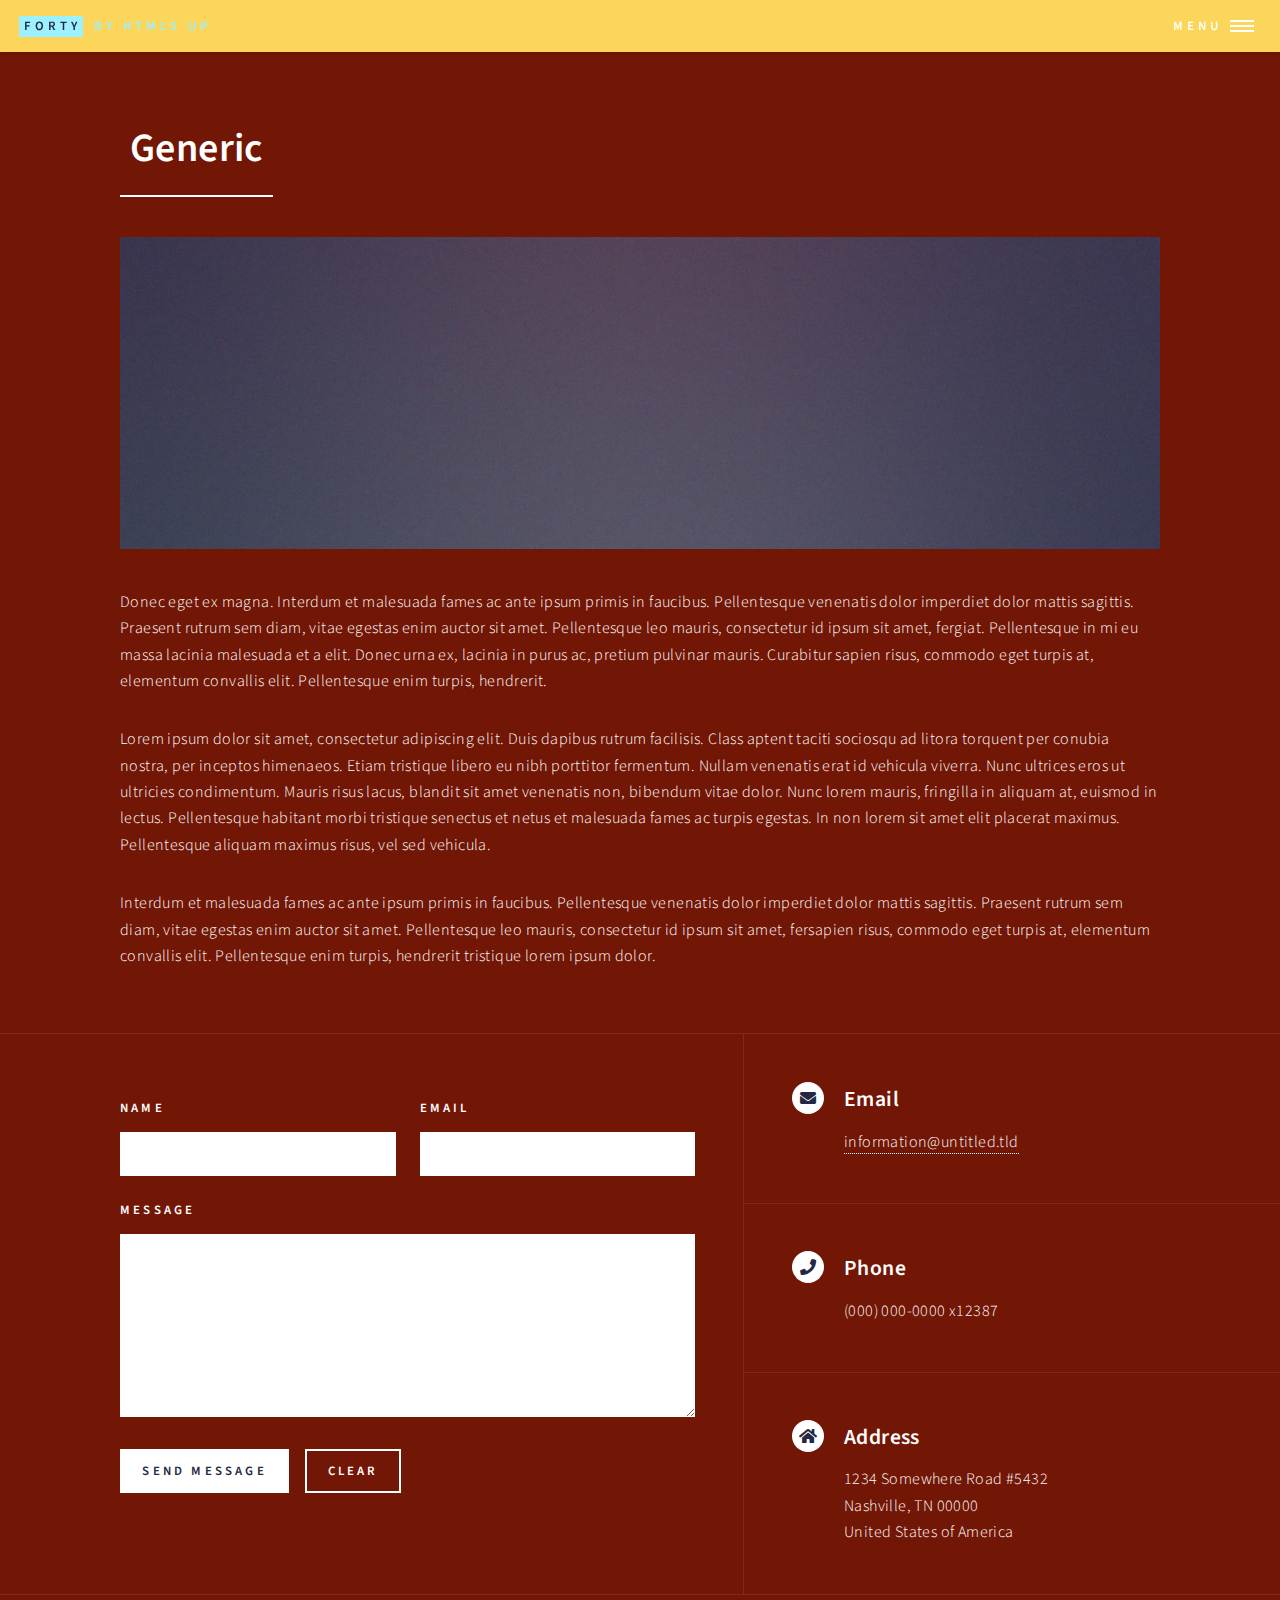
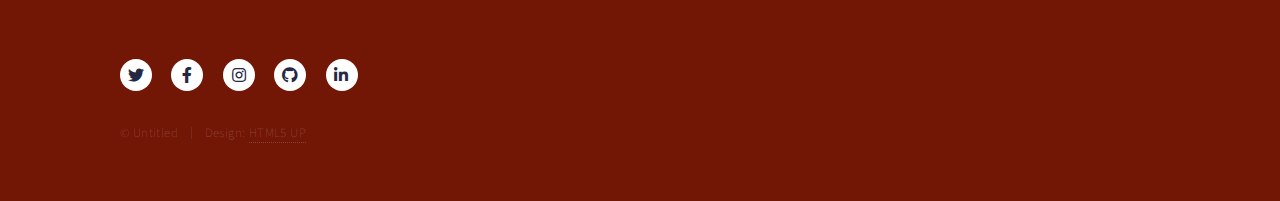
<file: html5up-forty (1)/generic.html>
<!DOCTYPE HTML>
<!--
	Forty by HTML5 UP
	html5up.net | @ajlkn
	Free for personal and commercial use under the CCA 3.0 license (html5up.net/license)
-->
<html>
	<head>
		<title>Generic - Forty by HTML5 UP</title>
		<meta charset="utf-8" />
		<meta name="viewport" content="width=device-width, initial-scale=1, user-scalable=no" />
		<link rel="stylesheet" href="assets/css/main.css" />
		<noscript><link rel="stylesheet" href="assets/css/noscript.css" /></noscript>
	</head>
	<body class="is-preload">

		<!-- Wrapper -->
			<div id="wrapper">

				<!-- Header -->
					<header id="header">
						<a href="index.html" class="logo"><strong>Forty</strong> <span>by HTML5 UP</span></a>
						<nav>
							<a href="#menu">Menu</a>
						</nav>
					</header>

				<!-- Menu -->
					<nav id="menu">
						<ul class="links">
							<li><a href="index.html">Home</a></li>
							<li><a href="landing.html">Landing</a></li>
							<li><a href="generic.html">Generic</a></li>
							<li><a href="elements.html">Elements</a></li>
						</ul>
						<ul class="actions stacked">
							<li><a href="#" class="button primary fit">Get Started</a></li>
							<li><a href="#" class="button fit">Log In</a></li>
						</ul>
					</nav>

				<!-- Main -->
					<div id="main" class="alt">

						<!-- One -->
							<section id="one">
								<div class="inner">
									<header class="major">
										<h1>Generic</h1>
									</header>
									<span class="image main"><img src="images/pic11.jpg" alt="" /></span>
									<p>Donec eget ex magna. Interdum et malesuada fames ac ante ipsum primis in faucibus. Pellentesque venenatis dolor imperdiet dolor mattis sagittis. Praesent rutrum sem diam, vitae egestas enim auctor sit amet. Pellentesque leo mauris, consectetur id ipsum sit amet, fergiat. Pellentesque in mi eu massa lacinia malesuada et a elit. Donec urna ex, lacinia in purus ac, pretium pulvinar mauris. Curabitur sapien risus, commodo eget turpis at, elementum convallis elit. Pellentesque enim turpis, hendrerit.</p>
									<p>Lorem ipsum dolor sit amet, consectetur adipiscing elit. Duis dapibus rutrum facilisis. Class aptent taciti sociosqu ad litora torquent per conubia nostra, per inceptos himenaeos. Etiam tristique libero eu nibh porttitor fermentum. Nullam venenatis erat id vehicula viverra. Nunc ultrices eros ut ultricies condimentum. Mauris risus lacus, blandit sit amet venenatis non, bibendum vitae dolor. Nunc lorem mauris, fringilla in aliquam at, euismod in lectus. Pellentesque habitant morbi tristique senectus et netus et malesuada fames ac turpis egestas. In non lorem sit amet elit placerat maximus. Pellentesque aliquam maximus risus, vel sed vehicula.</p>
									<p>Interdum et malesuada fames ac ante ipsum primis in faucibus. Pellentesque venenatis dolor imperdiet dolor mattis sagittis. Praesent rutrum sem diam, vitae egestas enim auctor sit amet. Pellentesque leo mauris, consectetur id ipsum sit amet, fersapien risus, commodo eget turpis at, elementum convallis elit. Pellentesque enim turpis, hendrerit tristique lorem ipsum dolor.</p>
								</div>
							</section>

					</div>

				<!-- Contact -->
					<section id="contact">
						<div class="inner">
							<section>
								<form method="post" action="#">
									<div class="fields">
										<div class="field half">
											<label for="name">Name</label>
											<input type="text" name="name" id="name" />
										</div>
										<div class="field half">
											<label for="email">Email</label>
											<input type="text" name="email" id="email" />
										</div>
										<div class="field">
											<label for="message">Message</label>
											<textarea name="message" id="message" rows="6"></textarea>
										</div>
									</div>
									<ul class="actions">
										<li><input type="submit" value="Send Message" class="primary" /></li>
										<li><input type="reset" value="Clear" /></li>
									</ul>
								</form>
							</section>
							<section class="split">
								<section>
									<div class="contact-method">
										<span class="icon solid alt fa-envelope"></span>
										<h3>Email</h3>
										<a href="#">information@untitled.tld</a>
									</div>
								</section>
								<section>
									<div class="contact-method">
										<span class="icon solid alt fa-phone"></span>
										<h3>Phone</h3>
										<span>(000) 000-0000 x12387</span>
									</div>
								</section>
								<section>
									<div class="contact-method">
										<span class="icon solid alt fa-home"></span>
										<h3>Address</h3>
										<span>1234 Somewhere Road #5432<br />
										Nashville, TN 00000<br />
										United States of America</span>
									</div>
								</section>
							</section>
						</div>
					</section>

				<!-- Footer -->
					<footer id="footer">
						<div class="inner">
							<ul class="icons">
								<li><a href="#" class="icon brands alt fa-twitter"><span class="label">Twitter</span></a></li>
								<li><a href="#" class="icon brands alt fa-facebook-f"><span class="label">Facebook</span></a></li>
								<li><a href="#" class="icon brands alt fa-instagram"><span class="label">Instagram</span></a></li>
								<li><a href="#" class="icon brands alt fa-github"><span class="label">GitHub</span></a></li>
								<li><a href="#" class="icon brands alt fa-linkedin-in"><span class="label">LinkedIn</span></a></li>
							</ul>
							<ul class="copyright">
								<li>&copy; Untitled</li><li>Design: <a href="https://html5up.net">HTML5 UP</a></li>
							</ul>
						</div>
					</footer>

			</div>

		<!-- Scripts -->
			<script src="assets/js/jquery.min.js"></script>
			<script src="assets/js/jquery.scrolly.min.js"></script>
			<script src="assets/js/jquery.scrollex.min.js"></script>
			<script src="assets/js/browser.min.js"></script>
			<script src="assets/js/breakpoints.min.js"></script>
			<script src="assets/js/util.js"></script>
			<script src="assets/js/main.js"></script>

	</body>
</html>
</file>
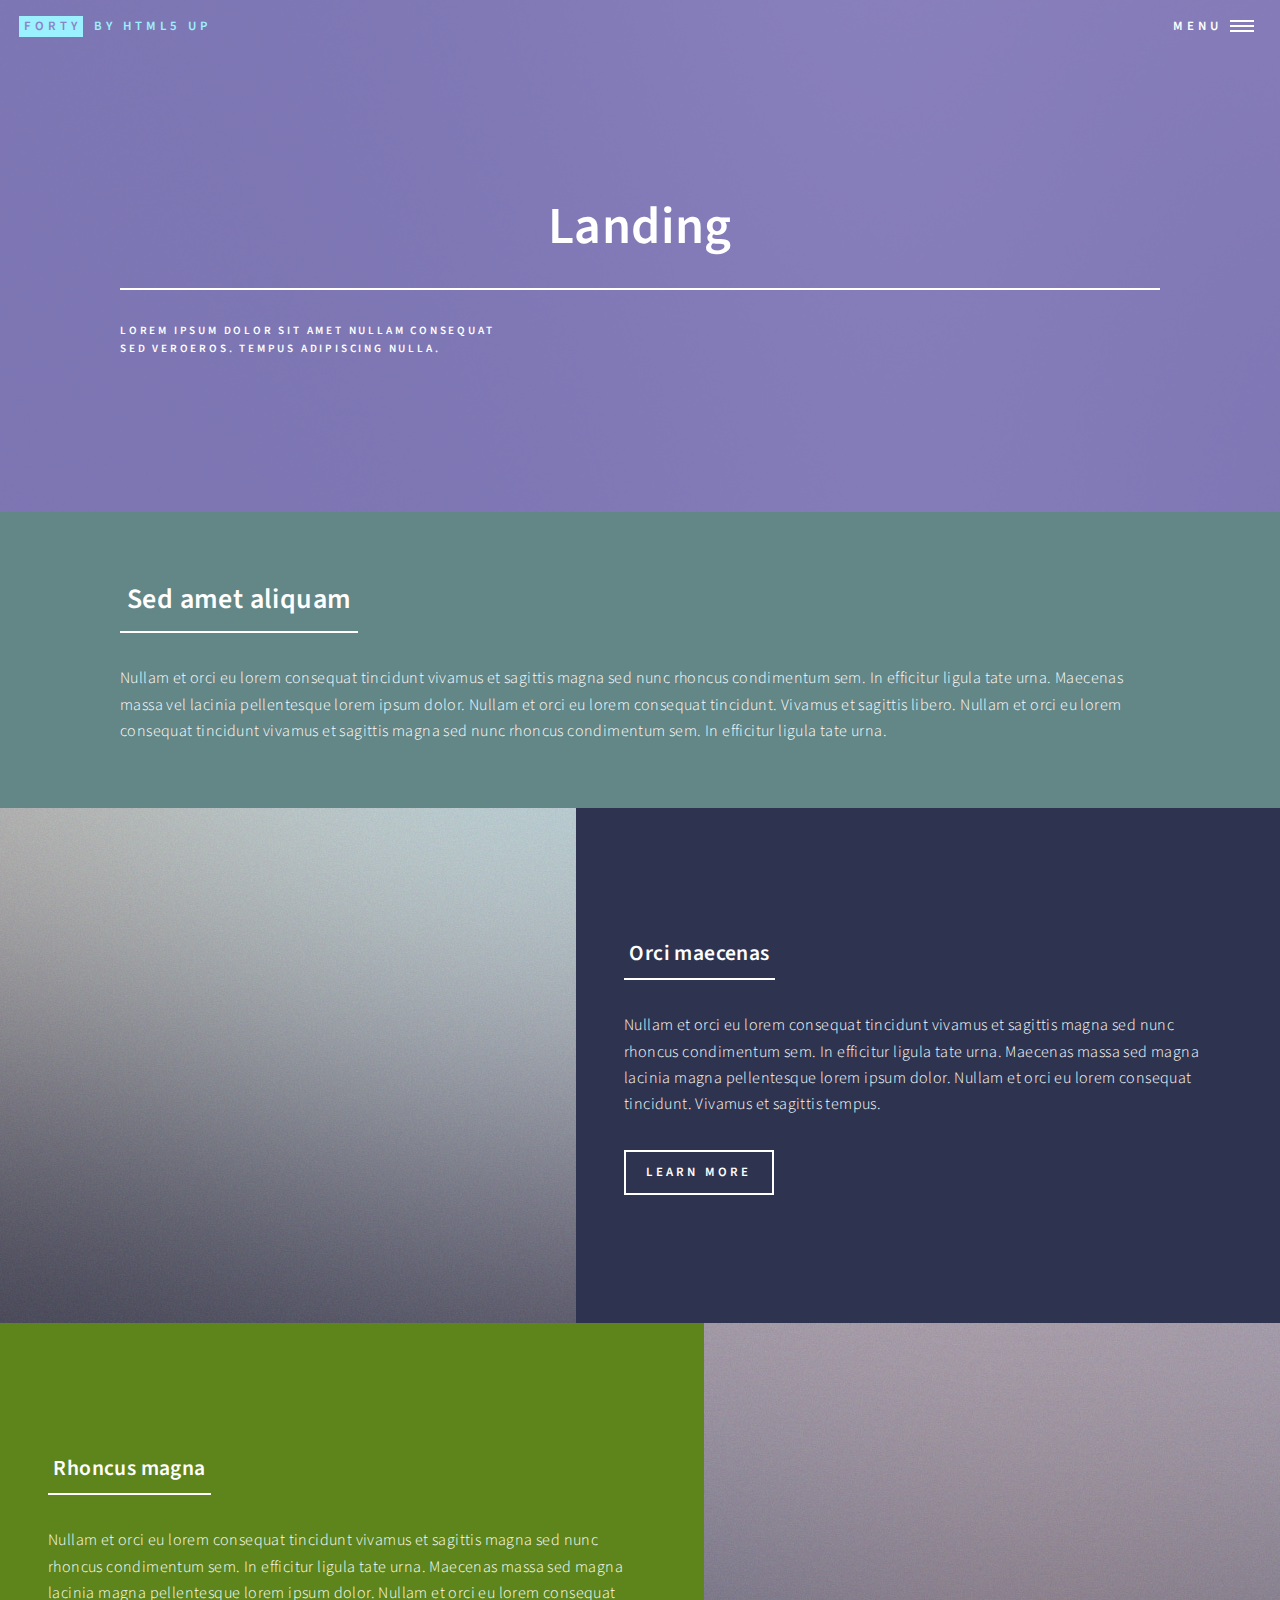
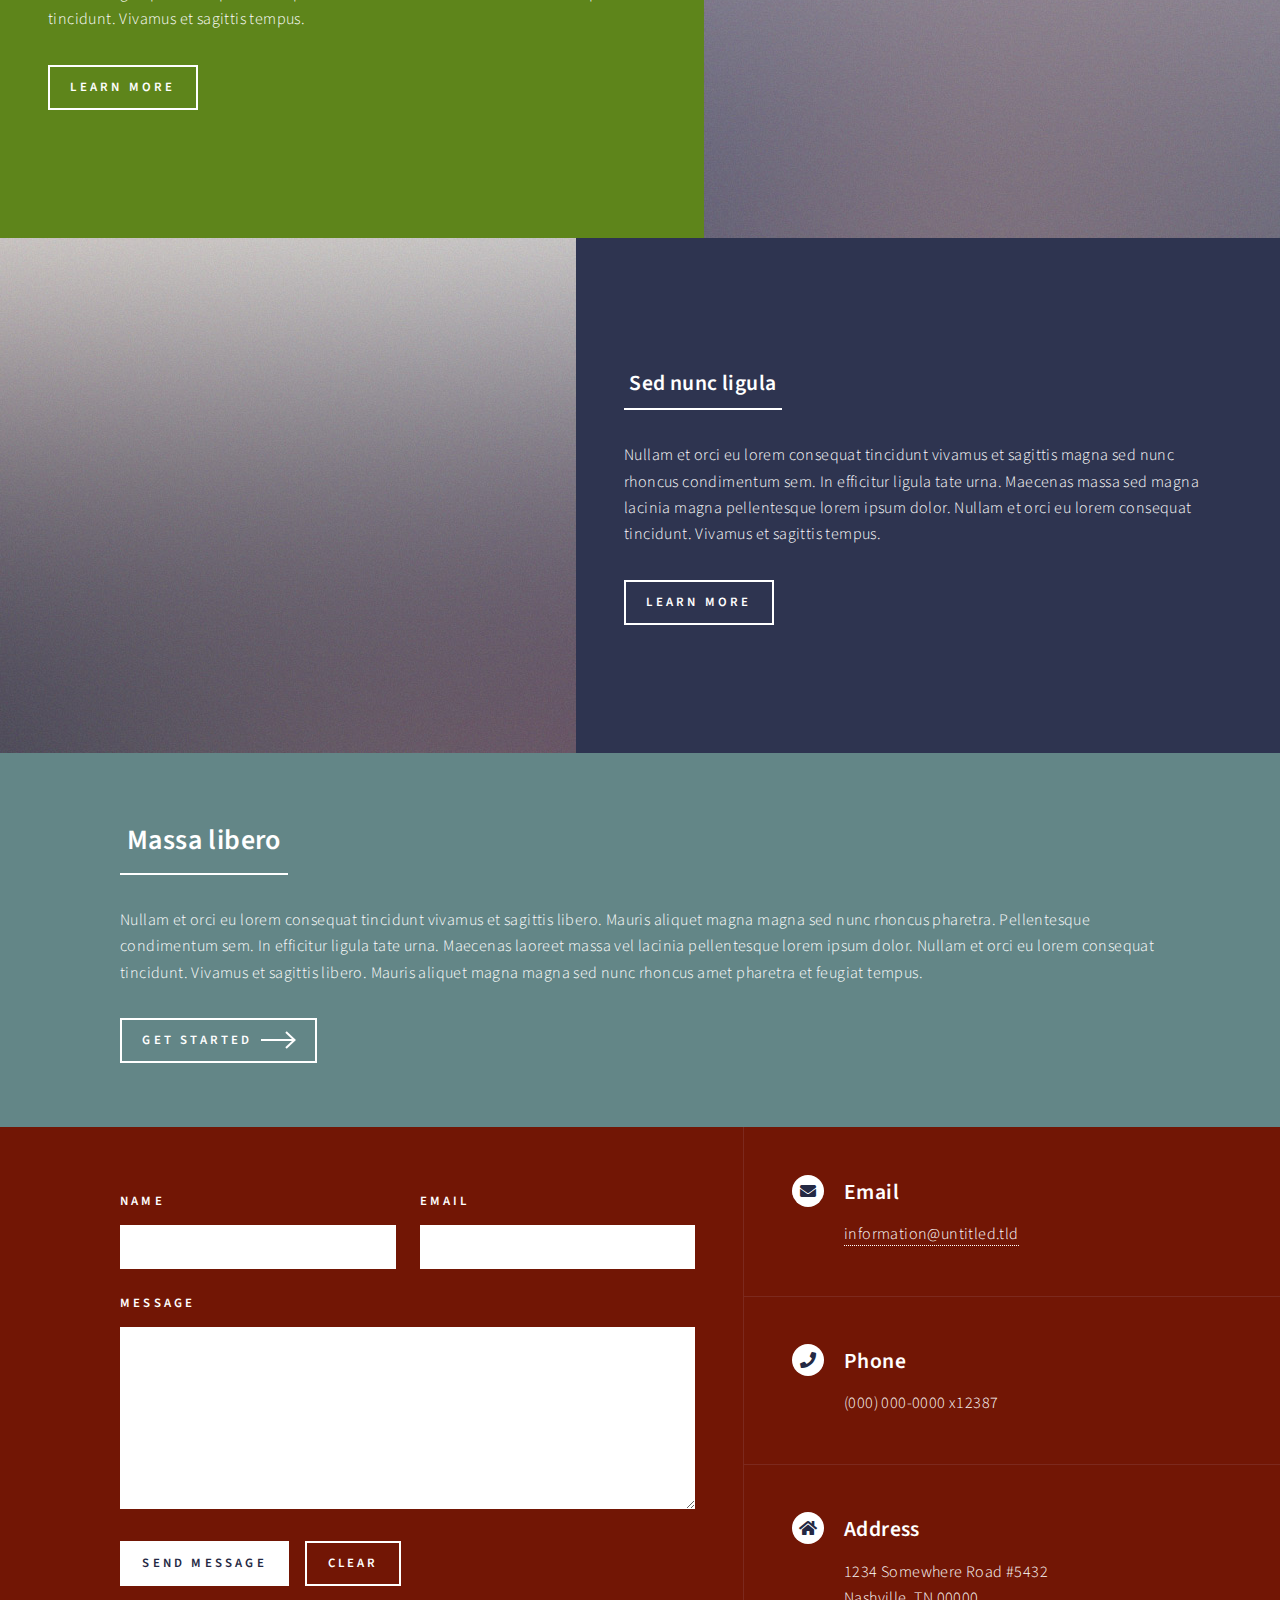
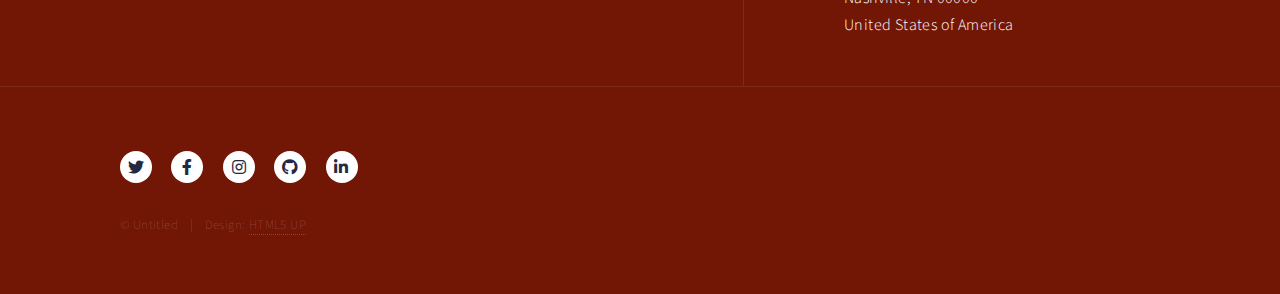
<file: html5up-forty (1)/landing.html>
<!DOCTYPE HTML>
<!--
	Forty by HTML5 UP
	html5up.net | @ajlkn
	Free for personal and commercial use under the CCA 3.0 license (html5up.net/license)
-->
<html>
	<head>
		<title>Landing - Forty by HTML5 UP</title>
		<meta charset="utf-8" />
		<meta name="viewport" content="width=device-width, initial-scale=1, user-scalable=no" />
		<link rel="stylesheet" href="assets/css/main.css" />
		<noscript><link rel="stylesheet" href="assets/css/noscript.css" /></noscript>
	</head>
	<body class="is-preload">

		<!-- Wrapper -->
			<div id="wrapper">

				<!-- Header -->
				<!-- Note: The "styleN" class below should match that of the banner element. -->
					<header id="header" class="alt style2">
						<a href="index.html" class="logo"><strong>Forty</strong> <span>by HTML5 UP</span></a>
						<nav>
							<a href="#menu">Menu</a>
						</nav>
					</header>

				<!-- Menu -->
					<nav id="menu">
						<ul class="links">
							<li><a href="index.html">Home</a></li>
							<li><a href="landing.html">Landing</a></li>
							<li><a href="generic.html">Generic</a></li>
							<li><a href="elements.html">Elements</a></li>
						</ul>
						<ul class="actions stacked">
							<li><a href="#" class="button primary fit">Get Started</a></li>
							<li><a href="#" class="button fit">Log In</a></li>
						</ul>
					</nav>

				<!-- Banner -->
				<!-- Note: The "styleN" class below should match that of the header element. -->
					<section id="banner" class="style2">
						<div class="inner">
							<span class="image">
								<img src="images/pic07.jpg" alt="" />
							</span>
							<header class="major">
								<h1>Landing</h1>
							</header>
							<div class="content">
								<p>Lorem ipsum dolor sit amet nullam consequat<br />
								sed veroeros. tempus adipiscing nulla.</p>
							</div>
						</div>
					</section>

				<!-- Main -->
					<div id="main">

						<!-- One -->
							<section id="one">
								<div class="inner">
									<header class="major">
										<h2>Sed amet aliquam</h2>
									</header>
									<p>Nullam et orci eu lorem consequat tincidunt vivamus et sagittis magna sed nunc rhoncus condimentum sem. In efficitur ligula tate urna. Maecenas massa vel lacinia pellentesque lorem ipsum dolor. Nullam et orci eu lorem consequat tincidunt. Vivamus et sagittis libero. Nullam et orci eu lorem consequat tincidunt vivamus et sagittis magna sed nunc rhoncus condimentum sem. In efficitur ligula tate urna.</p>
								</div>
							</section>

						<!-- Two -->
							<section id="two" class="spotlights">
								<section>
									<a href="generic.html" class="image">
										<img src="images/pic08.jpg" alt="" data-position="center center" />
									</a>
									<div class="content">
										<div class="inner">
											<header class="major">
												<h3>Orci maecenas</h3>
											</header>
											<p>Nullam et orci eu lorem consequat tincidunt vivamus et sagittis magna sed nunc rhoncus condimentum sem. In efficitur ligula tate urna. Maecenas massa sed magna lacinia magna pellentesque lorem ipsum dolor. Nullam et orci eu lorem consequat tincidunt. Vivamus et sagittis tempus.</p>
											<ul class="actions">
												<li><a href="generic.html" class="button">Learn more</a></li>
											</ul>
										</div>
									</div>
								</section>
								<section>
									<a href="generic.html" class="image">
										<img src="images/pic09.jpg" alt="" data-position="top center" />
									</a>
									<div class="content">
										<div class="inner">
											<header class="major">
												<h3>Rhoncus magna</h3>
											</header>
											<p>Nullam et orci eu lorem consequat tincidunt vivamus et sagittis magna sed nunc rhoncus condimentum sem. In efficitur ligula tate urna. Maecenas massa sed magna lacinia magna pellentesque lorem ipsum dolor. Nullam et orci eu lorem consequat tincidunt. Vivamus et sagittis tempus.</p>
											<ul class="actions">
												<li><a href="generic.html" class="button">Learn more</a></li>
											</ul>
										</div>
									</div>
								</section>
								<section>
									<a href="generic.html" class="image">
										<img src="images/pic10.jpg" alt="" data-position="25% 25%" />
									</a>
									<div class="content">
										<div class="inner">
											<header class="major">
												<h3>Sed nunc ligula</h3>
											</header>
											<p>Nullam et orci eu lorem consequat tincidunt vivamus et sagittis magna sed nunc rhoncus condimentum sem. In efficitur ligula tate urna. Maecenas massa sed magna lacinia magna pellentesque lorem ipsum dolor. Nullam et orci eu lorem consequat tincidunt. Vivamus et sagittis tempus.</p>
											<ul class="actions">
												<li><a href="generic.html" class="button">Learn more</a></li>
											</ul>
										</div>
									</div>
								</section>
							</section>

						<!-- Three -->
							<section id="three">
								<div class="inner">
									<header class="major">
										<h2>Massa libero</h2>
									</header>
									<p>Nullam et orci eu lorem consequat tincidunt vivamus et sagittis libero. Mauris aliquet magna magna sed nunc rhoncus pharetra. Pellentesque condimentum sem. In efficitur ligula tate urna. Maecenas laoreet massa vel lacinia pellentesque lorem ipsum dolor. Nullam et orci eu lorem consequat tincidunt. Vivamus et sagittis libero. Mauris aliquet magna magna sed nunc rhoncus amet pharetra et feugiat tempus.</p>
									<ul class="actions">
										<li><a href="generic.html" class="button next">Get Started</a></li>
									</ul>
								</div>
							</section>

					</div>

				<!-- Contact -->
					<section id="contact">
						<div class="inner">
							<section>
								<form method="post" action="#">
									<div class="fields">
										<div class="field half">
											<label for="name">Name</label>
											<input type="text" name="name" id="name" />
										</div>
										<div class="field half">
											<label for="email">Email</label>
											<input type="text" name="email" id="email" />
										</div>
										<div class="field">
											<label for="message">Message</label>
											<textarea name="message" id="message" rows="6"></textarea>
										</div>
									</div>
									<ul class="actions">
										<li><input type="submit" value="Send Message" class="primary" /></li>
										<li><input type="reset" value="Clear" /></li>
									</ul>
								</form>
							</section>
							<section class="split">
								<section>
									<div class="contact-method">
										<span class="icon solid alt fa-envelope"></span>
										<h3>Email</h3>
										<a href="#">information@untitled.tld</a>
									</div>
								</section>
								<section>
									<div class="contact-method">
										<span class="icon solid alt fa-phone"></span>
										<h3>Phone</h3>
										<span>(000) 000-0000 x12387</span>
									</div>
								</section>
								<section>
									<div class="contact-method">
										<span class="icon solid alt fa-home"></span>
										<h3>Address</h3>
										<span>1234 Somewhere Road #5432<br />
										Nashville, TN 00000<br />
										United States of America</span>
									</div>
								</section>
							</section>
						</div>
					</section>

				<!-- Footer -->
					<footer id="footer">
						<div class="inner">
							<ul class="icons">
								<li><a href="#" class="icon brands alt fa-twitter"><span class="label">Twitter</span></a></li>
								<li><a href="#" class="icon brands alt fa-facebook-f"><span class="label">Facebook</span></a></li>
								<li><a href="#" class="icon brands alt fa-instagram"><span class="label">Instagram</span></a></li>
								<li><a href="#" class="icon brands alt fa-github"><span class="label">GitHub</span></a></li>
								<li><a href="#" class="icon brands alt fa-linkedin-in"><span class="label">LinkedIn</span></a></li>
							</ul>
							<ul class="copyright">
								<li>&copy; Untitled</li><li>Design: <a href="https://html5up.net">HTML5 UP</a></li>
							</ul>
						</div>
					</footer>

			</div>

		<!-- Scripts -->
			<script src="assets/js/jquery.min.js"></script>
			<script src="assets/js/jquery.scrolly.min.js"></script>
			<script src="assets/js/jquery.scrollex.min.js"></script>
			<script src="assets/js/browser.min.js"></script>
			<script src="assets/js/breakpoints.min.js"></script>
			<script src="assets/js/util.js"></script>
			<script src="assets/js/main.js"></script>

	</body>
</html>
</file>
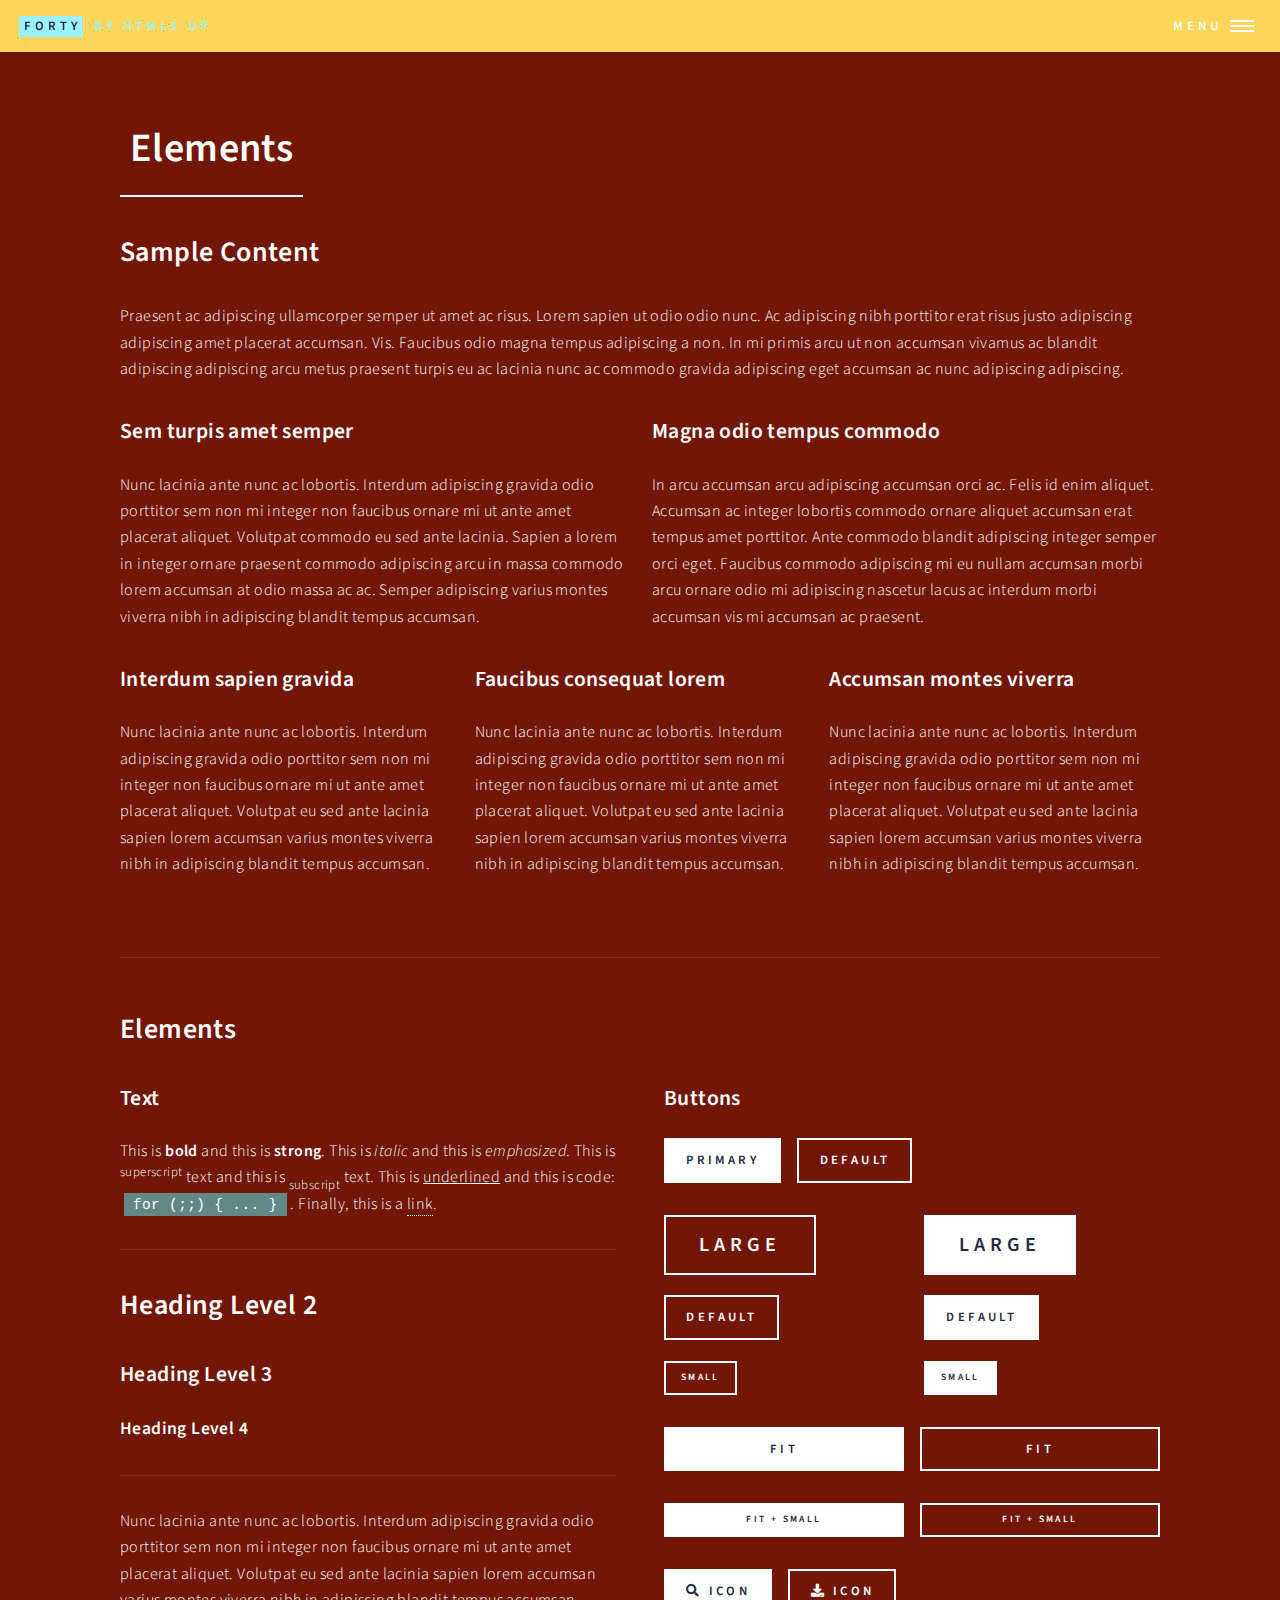
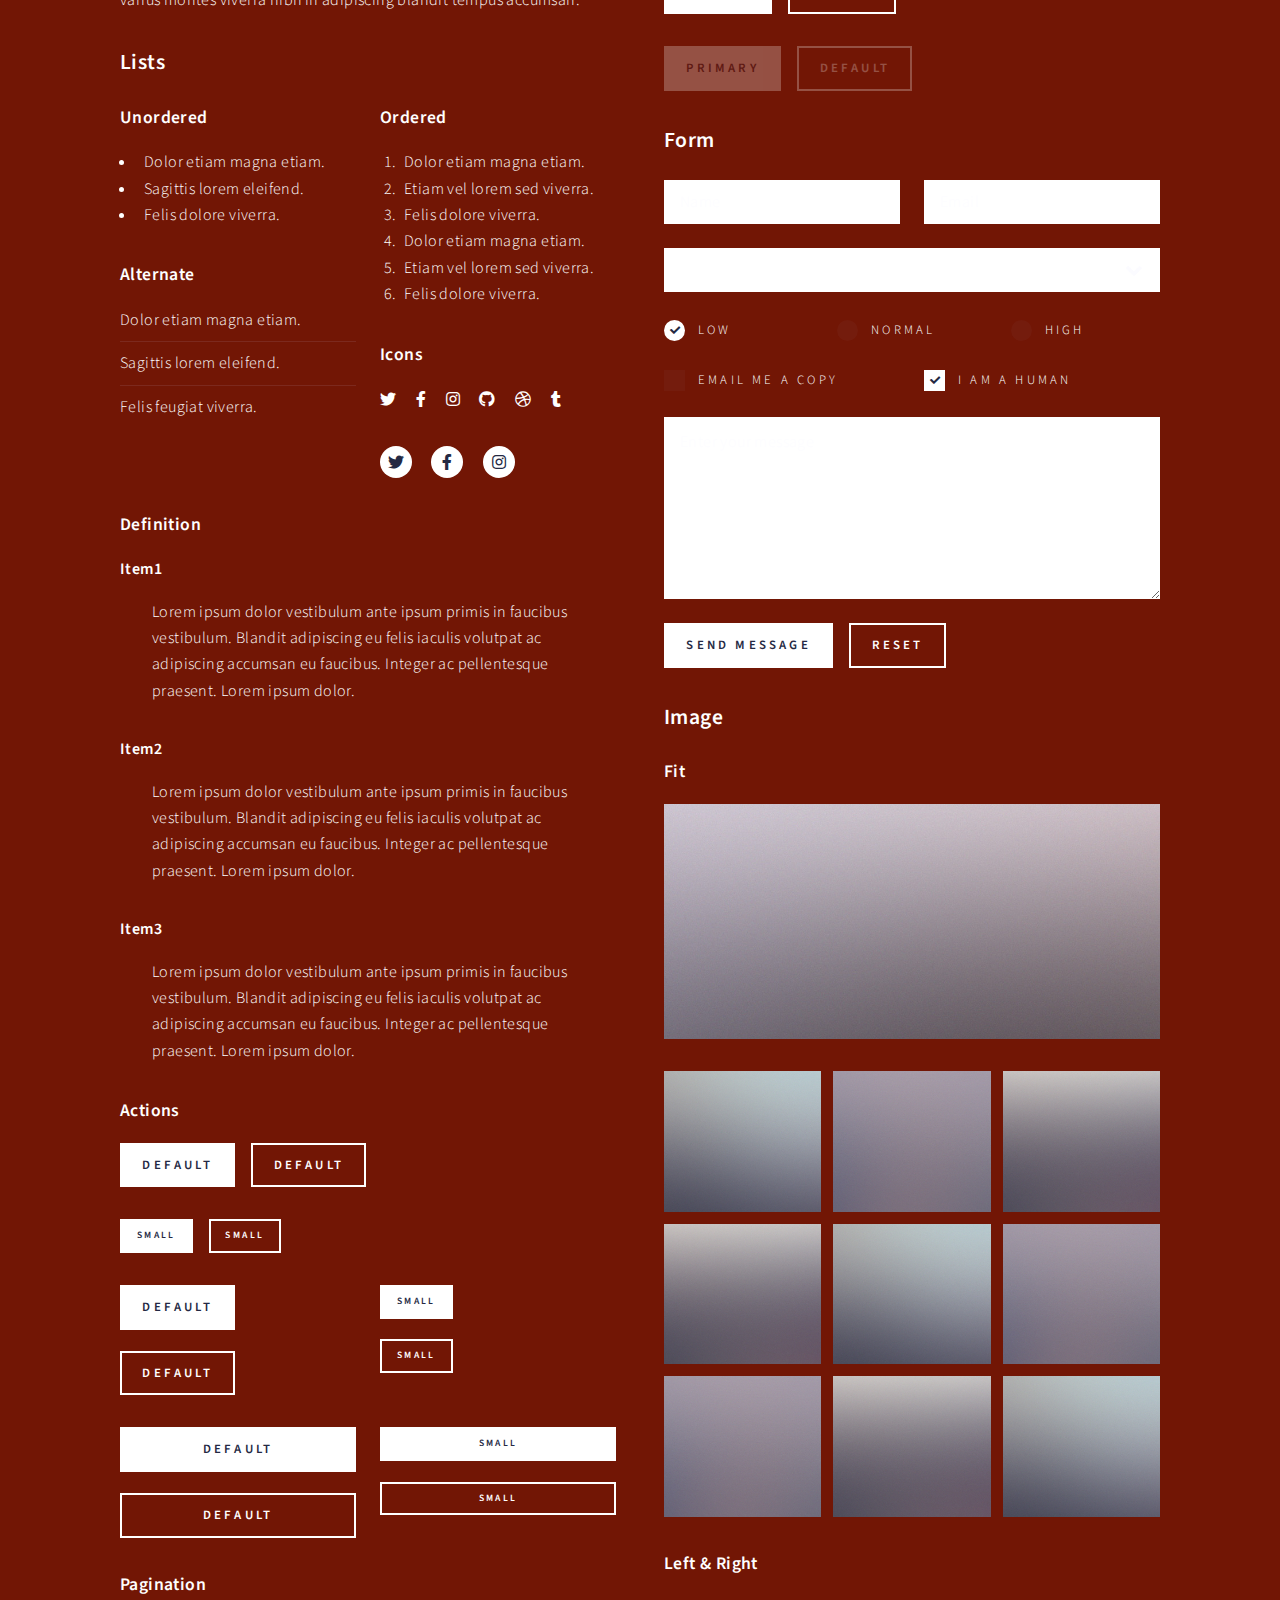
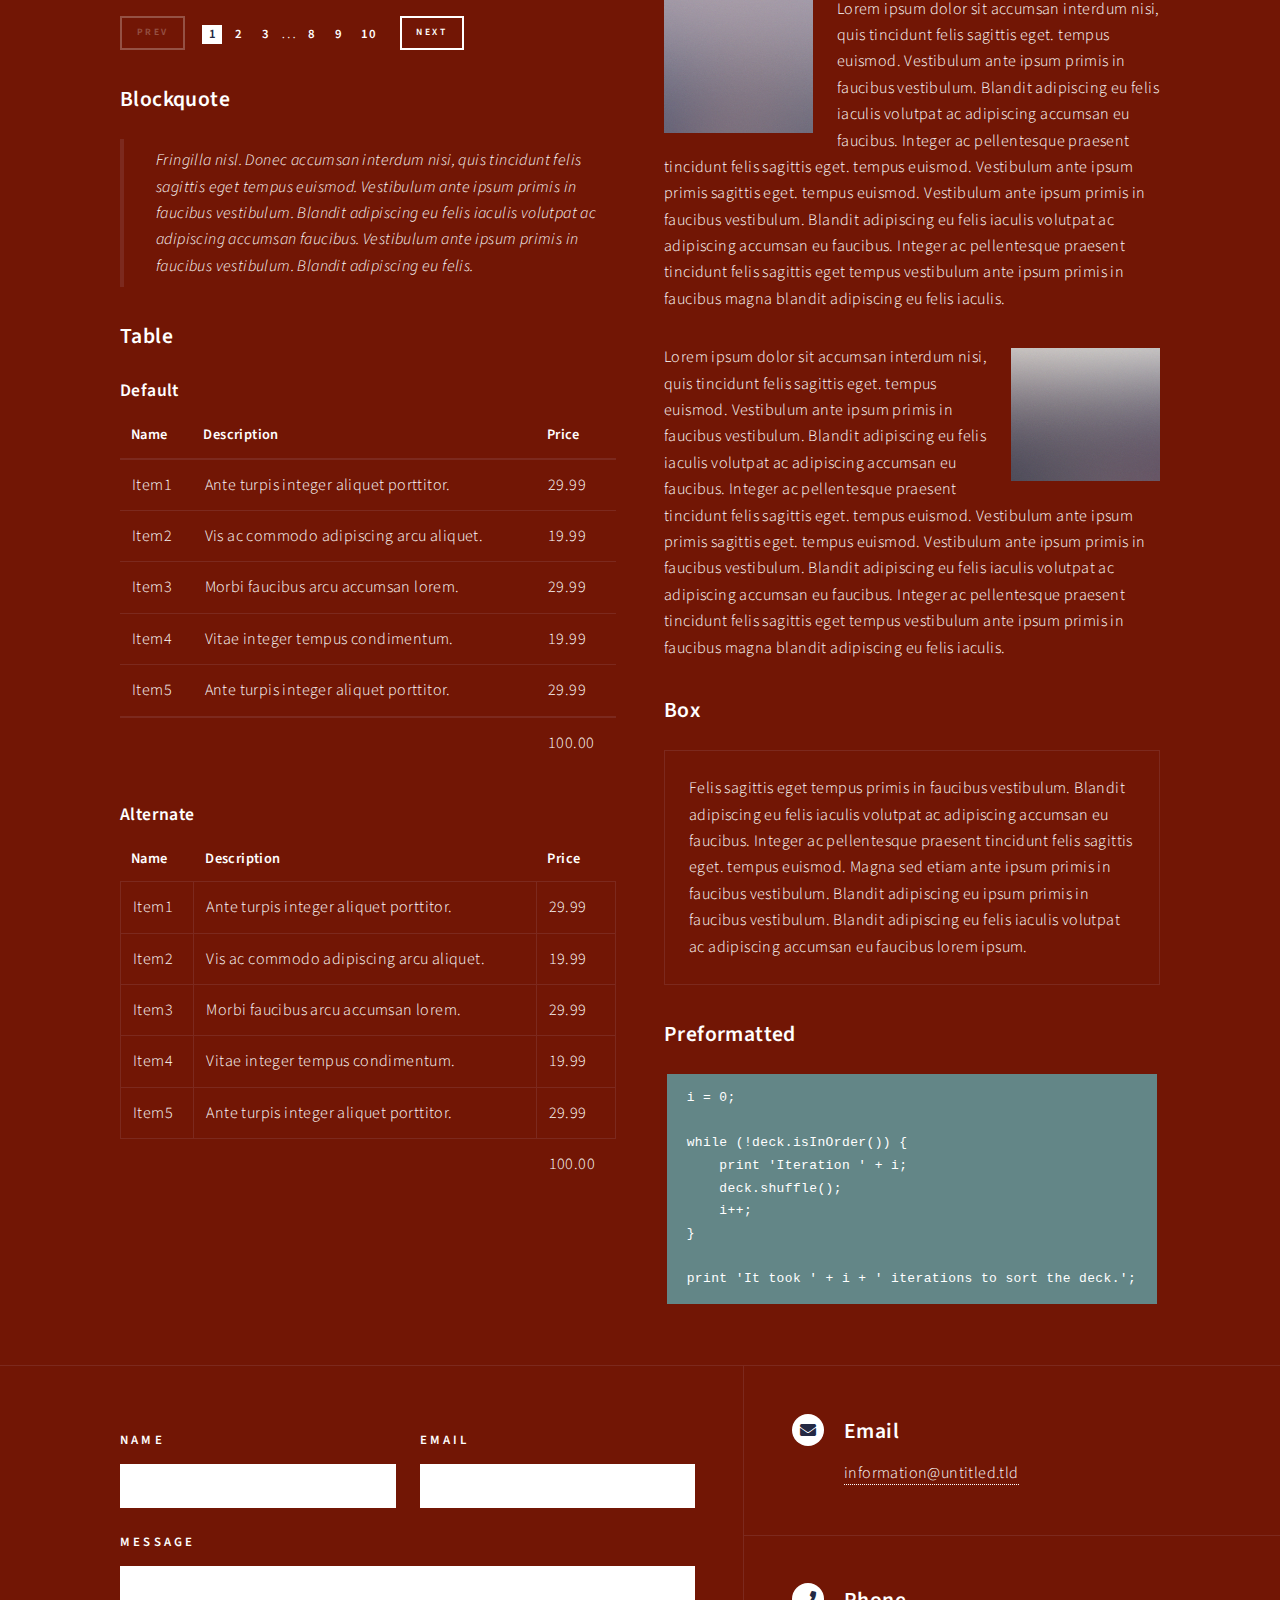
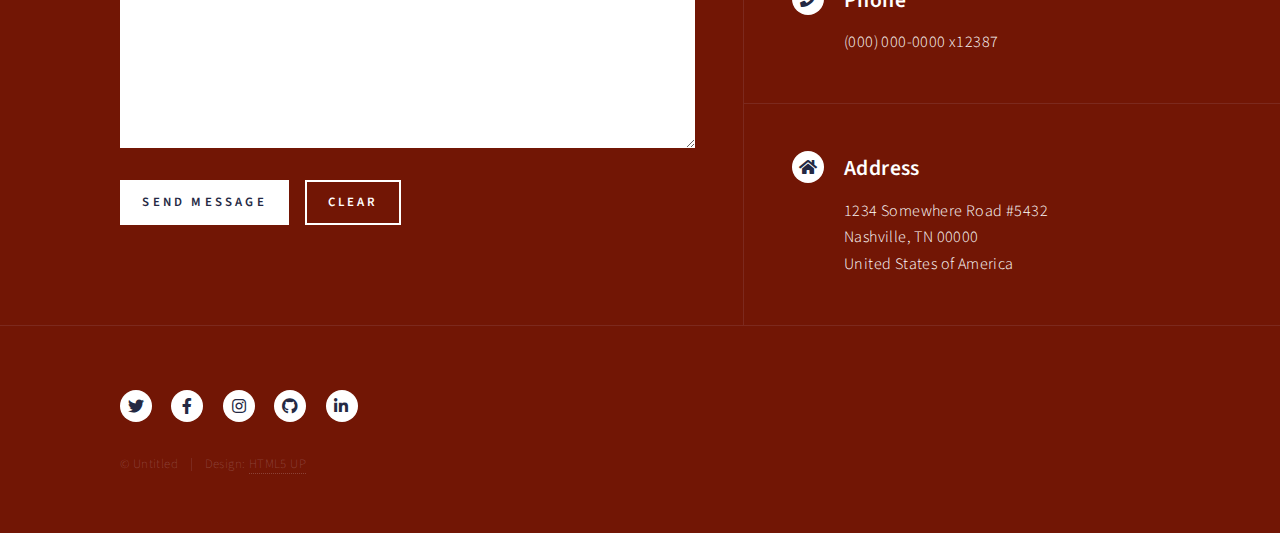
<file: html5up-forty1/elements.html>
<!DOCTYPE HTML>
<!--
	Forty by HTML5 UP
	html5up.net | @ajlkn
	Free for personal and commercial use under the CCA 3.0 license (html5up.net/license)
-->
<html>
	<head>
		<title>Elements - Forty by HTML5 UP</title>
		<meta charset="utf-8" />
		<meta name="viewport" content="width=device-width, initial-scale=1, user-scalable=no" />
		<link rel="stylesheet" href="assets/css/main.css" />
		<noscript><link rel="stylesheet" href="assets/css/noscript.css" /></noscript>
	</head>
	<body class="is-preload">

		<!-- Wrapper -->
			<div id="wrapper">

				<!-- Header -->
					<header id="header">
						<a href="index.html" class="logo"><strong>Forty</strong> <span>by HTML5 UP</span></a>
						<nav>
							<a href="#menu">Menu</a>
						</nav>
					</header>

				<!-- Menu -->
					<nav id="menu">
						<ul class="links">
							<li><a href="index.html">Home</a></li>
							<li><a href="landing.html">Landing</a></li>
							<li><a href="generic.html">Generic</a></li>
							<li><a href="elements.html">Elements</a></li>
						</ul>
						<ul class="actions stacked">
							<li><a href="#" class="button primary fit">Get Started</a></li>
							<li><a href="#" class="button fit">Log In</a></li>
						</ul>
					</nav>

				<!-- Main -->
					<div id="main" class="alt">

						<!-- One -->
							<section id="one">
								<div class="inner">
									<header class="major">
										<h1>Elements</h1>
									</header>

									<!-- Content -->
										<h2 id="content">Sample Content</h2>
										<p>Praesent ac adipiscing ullamcorper semper ut amet ac risus. Lorem sapien ut odio odio nunc. Ac adipiscing nibh porttitor erat risus justo adipiscing adipiscing amet placerat accumsan. Vis. Faucibus odio magna tempus adipiscing a non. In mi primis arcu ut non accumsan vivamus ac blandit adipiscing adipiscing arcu metus praesent turpis eu ac lacinia nunc ac commodo gravida adipiscing eget accumsan ac nunc adipiscing adipiscing.</p>
										<div class="row">
											<div class="col-6 col-12-small">
												<h3>Sem turpis amet semper</h3>
												<p>Nunc lacinia ante nunc ac lobortis. Interdum adipiscing gravida odio porttitor sem non mi integer non faucibus ornare mi ut ante amet placerat aliquet. Volutpat commodo eu sed ante lacinia. Sapien a lorem in integer ornare praesent commodo adipiscing arcu in massa commodo lorem accumsan at odio massa ac ac. Semper adipiscing varius montes viverra nibh in adipiscing blandit tempus accumsan.</p>
											</div>
											<div class="col-6 col-12-small">
												<h3>Magna odio tempus commodo</h3>
												<p>In arcu accumsan arcu adipiscing accumsan orci ac. Felis id enim aliquet. Accumsan ac integer lobortis commodo ornare aliquet accumsan erat tempus amet porttitor. Ante commodo blandit adipiscing integer semper orci eget. Faucibus commodo adipiscing mi eu nullam accumsan morbi arcu ornare odio mi adipiscing nascetur lacus ac interdum morbi accumsan vis mi accumsan ac praesent.</p>
											</div>
											<!-- Break -->
											<div class="col-4 col-12-medium">
												<h3>Interdum sapien gravida</h3>
												<p>Nunc lacinia ante nunc ac lobortis. Interdum adipiscing gravida odio porttitor sem non mi integer non faucibus ornare mi ut ante amet placerat aliquet. Volutpat eu sed ante lacinia sapien lorem accumsan varius montes viverra nibh in adipiscing blandit tempus accumsan.</p>
											</div>
											<div class="col-4 col-12-medium">
												<h3>Faucibus consequat lorem</h3>
												<p>Nunc lacinia ante nunc ac lobortis. Interdum adipiscing gravida odio porttitor sem non mi integer non faucibus ornare mi ut ante amet placerat aliquet. Volutpat eu sed ante lacinia sapien lorem accumsan varius montes viverra nibh in adipiscing blandit tempus accumsan.</p>
											</div>
											<div class="col-4 col-12-medium">
												<h3>Accumsan montes viverra</h3>
												<p>Nunc lacinia ante nunc ac lobortis. Interdum adipiscing gravida odio porttitor sem non mi integer non faucibus ornare mi ut ante amet placerat aliquet. Volutpat eu sed ante lacinia sapien lorem accumsan varius montes viverra nibh in adipiscing blandit tempus accumsan.</p>
											</div>
										</div>

									<hr class="major" />

									<!-- Elements -->
										<h2 id="elements">Elements</h2>
										<div class="row gtr-200">
											<div class="col-6 col-12-medium">

												<!-- Text stuff -->
													<h3>Text</h3>
													<p>This is <b>bold</b> and this is <strong>strong</strong>. This is <i>italic</i> and this is <em>emphasized</em>.
													This is <sup>superscript</sup> text and this is <sub>subscript</sub> text.
													This is <u>underlined</u> and this is code: <code>for (;;) { ... }</code>.
													Finally, this is a <a href="#">link</a>.</p>
													<hr />
													<h2>Heading Level 2</h2>
													<h3>Heading Level 3</h3>
													<h4>Heading Level 4</h4>
													<hr />
													<p>Nunc lacinia ante nunc ac lobortis. Interdum adipiscing gravida odio porttitor sem non mi integer non faucibus ornare mi ut ante amet placerat aliquet. Volutpat eu sed ante lacinia sapien lorem accumsan varius montes viverra nibh in adipiscing blandit tempus accumsan.</p>

												<!-- Lists -->
													<h3>Lists</h3>
													<div class="row">
														<div class="col-6 col-12-small">

															<h4>Unordered</h4>
															<ul>
																<li>Dolor etiam magna etiam.</li>
																<li>Sagittis lorem eleifend.</li>
																<li>Felis dolore viverra.</li>
															</ul>

															<h4>Alternate</h4>
															<ul class="alt">
																<li>Dolor etiam magna etiam.</li>
																<li>Sagittis lorem eleifend.</li>
																<li>Felis feugiat viverra.</li>
															</ul>

														</div>
														<div class="col-6 col-12-small">

															<h4>Ordered</h4>
															<ol>
																<li>Dolor etiam magna etiam.</li>
																<li>Etiam vel lorem sed viverra.</li>
																<li>Felis dolore viverra.</li>
																<li>Dolor etiam magna etiam.</li>
																<li>Etiam vel lorem sed viverra.</li>
																<li>Felis dolore viverra.</li>
															</ol>

															<h4>Icons</h4>
															<ul class="icons">
																<li><a href="#" class="icon brands fa-twitter"><span class="label">Twitter</span></a></li>
																<li><a href="#" class="icon brands fa-facebook-f"><span class="label">Facebook</span></a></li>
																<li><a href="#" class="icon brands fa-instagram"><span class="label">Instagram</span></a></li>
																<li><a href="#" class="icon brands fa-github"><span class="label">Github</span></a></li>
																<li><a href="#" class="icon brands fa-dribbble"><span class="label">Dribbble</span></a></li>
																<li><a href="#" class="icon brands fa-tumblr"><span class="label">Tumblr</span></a></li>
															</ul>
															<ul class="icons">
																<li><a href="#" class="icon brands alt fa-twitter"><span class="label">Twitter</span></a></li>
																<li><a href="#" class="icon brands alt fa-facebook-f"><span class="label">Facebook</span></a></li>
																<li><a href="#" class="icon brands alt fa-instagram"><span class="label">Instagram</span></a></li>
															</ul>

														</div>
													</div>
													<h4>Definition</h4>
													<dl>
														<dt>Item1</dt>
														<dd>
															<p>Lorem ipsum dolor vestibulum ante ipsum primis in faucibus vestibulum. Blandit adipiscing eu felis iaculis volutpat ac adipiscing accumsan eu faucibus. Integer ac pellentesque praesent. Lorem ipsum dolor.</p>
														</dd>
														<dt>Item2</dt>
														<dd>
															<p>Lorem ipsum dolor vestibulum ante ipsum primis in faucibus vestibulum. Blandit adipiscing eu felis iaculis volutpat ac adipiscing accumsan eu faucibus. Integer ac pellentesque praesent. Lorem ipsum dolor.</p>
														</dd>
														<dt>Item3</dt>
														<dd>
															<p>Lorem ipsum dolor vestibulum ante ipsum primis in faucibus vestibulum. Blandit adipiscing eu felis iaculis volutpat ac adipiscing accumsan eu faucibus. Integer ac pellentesque praesent. Lorem ipsum dolor.</p>
														</dd>
													</dl>

													<h4>Actions</h4>
													<ul class="actions">
														<li><a href="#" class="button primary">Default</a></li>
														<li><a href="#" class="button">Default</a></li>
													</ul>
													<ul class="actions small">
														<li><a href="#" class="button primary small">Small</a></li>
														<li><a href="#" class="button small">Small</a></li>
													</ul>
													<div class="row">
														<div class="col-6 col-12-small">
															<ul class="actions stacked">
																<li><a href="#" class="button primary">Default</a></li>
																<li><a href="#" class="button">Default</a></li>
															</ul>
														</div>
														<div class="col-6 col-12-small">
															<ul class="actions stacked">
																<li><a href="#" class="button primary small">Small</a></li>
																<li><a href="#" class="button small">Small</a></li>
															</ul>
														</div>
														<div class="col-6 col-12-small">
															<ul class="actions stacked">
																<li><a href="#" class="button primary fit">Default</a></li>
																<li><a href="#" class="button fit">Default</a></li>
															</ul>
														</div>
														<div class="col-6 col-12-small">
															<ul class="actions stacked">
																<li><a href="#" class="button primary small fit">Small</a></li>
																<li><a href="#" class="button small fit">Small</a></li>
															</ul>
														</div>
													</div>

													<h4>Pagination</h4>
													<ul class="pagination">
														<li><span class="button small disabled">Prev</span></li>
														<li><a href="#" class="page active">1</a></li>
														<li><a href="#" class="page">2</a></li>
														<li><a href="#" class="page">3</a></li>
														<li><span>&hellip;</span></li>
														<li><a href="#" class="page">8</a></li>
														<li><a href="#" class="page">9</a></li>
														<li><a href="#" class="page">10</a></li>
														<li><a href="#" class="button small">Next</a></li>
													</ul>

												<!-- Blockquote -->
													<h3>Blockquote</h3>
													<blockquote>Fringilla nisl. Donec accumsan interdum nisi, quis tincidunt felis sagittis eget tempus euismod. Vestibulum ante ipsum primis in faucibus vestibulum. Blandit adipiscing eu felis iaculis volutpat ac adipiscing accumsan faucibus. Vestibulum ante ipsum primis in faucibus vestibulum. Blandit adipiscing eu felis.</blockquote>

												<!-- Table -->
													<h3>Table</h3>

													<h4>Default</h4>
													<div class="table-wrapper">
														<table>
															<thead>
																<tr>
																	<th>Name</th>
																	<th>Description</th>
																	<th>Price</th>
																</tr>
															</thead>
															<tbody>
																<tr>
																	<td>Item1</td>
																	<td>Ante turpis integer aliquet porttitor.</td>
																	<td>29.99</td>
																</tr>
																<tr>
																	<td>Item2</td>
																	<td>Vis ac commodo adipiscing arcu aliquet.</td>
																	<td>19.99</td>
																</tr>
																<tr>
																	<td>Item3</td>
																	<td> Morbi faucibus arcu accumsan lorem.</td>
																	<td>29.99</td>
																</tr>
																<tr>
																	<td>Item4</td>
																	<td>Vitae integer tempus condimentum.</td>
																	<td>19.99</td>
																</tr>
																<tr>
																	<td>Item5</td>
																	<td>Ante turpis integer aliquet porttitor.</td>
																	<td>29.99</td>
																</tr>
															</tbody>
															<tfoot>
																<tr>
																	<td colspan="2"></td>
																	<td>100.00</td>
																</tr>
															</tfoot>
														</table>
													</div>

													<h4>Alternate</h4>
													<div class="table-wrapper">
														<table class="alt">
															<thead>
																<tr>
																	<th>Name</th>
																	<th>Description</th>
																	<th>Price</th>
																</tr>
															</thead>
															<tbody>
																<tr>
																	<td>Item1</td>
																	<td>Ante turpis integer aliquet porttitor.</td>
																	<td>29.99</td>
																</tr>
																<tr>
																	<td>Item2</td>
																	<td>Vis ac commodo adipiscing arcu aliquet.</td>
																	<td>19.99</td>
																</tr>
																<tr>
																	<td>Item3</td>
																	<td> Morbi faucibus arcu accumsan lorem.</td>
																	<td>29.99</td>
																</tr>
																<tr>
																	<td>Item4</td>
																	<td>Vitae integer tempus condimentum.</td>
																	<td>19.99</td>
																</tr>
																<tr>
																	<td>Item5</td>
																	<td>Ante turpis integer aliquet porttitor.</td>
																	<td>29.99</td>
																</tr>
															</tbody>
															<tfoot>
																<tr>
																	<td colspan="2"></td>
																	<td>100.00</td>
																</tr>
															</tfoot>
														</table>
													</div>

											</div>
											<div class="col-6 col-12-medium">

												<!-- Buttons -->
													<h3>Buttons</h3>
													<ul class="actions">
														<li><a href="#" class="button primary">Primary</a></li>
														<li><a href="#" class="button">Default</a></li>
													</ul>
													<div class="row">
														<div class="col-6 col-12-xsmall">
															<ul class="actions stacked">
																<li><a href="#" class="button large">Large</a></li>
																<li><a href="#" class="button">Default</a></li>
																<li><a href="#" class="button small">Small</a></li>
															</ul>
														</div>
														<div class="col-6 col-12-xsmall">
															<ul class="actions stacked">
																<li><a href="#" class="button primary large">Large</a></li>
																<li><a href="#" class="button primary">Default</a></li>
																<li><a href="#" class="button primary small">Small</a></li>
															</ul>
														</div>
													</div>
													<ul class="actions fit">
														<li><a href="#" class="button primary fit">Fit</a></li>
														<li><a href="#" class="button fit">Fit</a></li>
													</ul>
													<ul class="actions fit small">
														<li><a href="#" class="button primary fit small">Fit + Small</a></li>
														<li><a href="#" class="button fit small">Fit + Small</a></li>
													</ul>
													<ul class="actions">
														<li><a href="#" class="button primary icon solid fa-search">Icon</a></li>
														<li><a href="#" class="button icon solid fa-download">Icon</a></li>
													</ul>
													<ul class="actions">
														<li><span class="button primary disabled">Primary</span></li>
														<li><span class="button disabled">Default</span></li>
													</ul>

												<!-- Form -->
													<h3>Form</h3>

													<form method="post" action="#">
														<div class="row gtr-uniform">
															<div class="col-6 col-12-xsmall">
																<input type="text" name="demo-name" id="demo-name" value="" placeholder="Name" />
															</div>
															<div class="col-6 col-12-xsmall">
																<input type="email" name="demo-email" id="demo-email" value="" placeholder="Email" />
															</div>
															<!-- Break -->
															<div class="col-12">
																<select name="demo-category" id="demo-category">
																	<option value="">- Category -</option>
																	<option value="1">Manufacturing</option>
																	<option value="1">Shipping</option>
																	<option value="1">Administration</option>
																	<option value="1">Human Resources</option>
																</select>
															</div>
															<!-- Break -->
															<div class="col-4 col-12-small">
																<input type="radio" id="demo-priority-low" name="demo-priority" checked>
																<label for="demo-priority-low">Low</label>
															</div>
															<div class="col-4 col-12-small">
																<input type="radio" id="demo-priority-normal" name="demo-priority">
																<label for="demo-priority-normal">Normal</label>
															</div>
															<div class="col-4 col-12-small">
																<input type="radio" id="demo-priority-high" name="demo-priority">
																<label for="demo-priority-high">High</label>
															</div>
															<!-- Break -->
															<div class="col-6 col-12-small">
																<input type="checkbox" id="demo-copy" name="demo-copy">
																<label for="demo-copy">Email me a copy</label>
															</div>
															<div class="col-6 col-12-small">
																<input type="checkbox" id="demo-human" name="demo-human" checked>
																<label for="demo-human">I am a human</label>
															</div>
															<!-- Break -->
															<div class="col-12">
																<textarea name="demo-message" id="demo-message" placeholder="Enter your message" rows="6"></textarea>
															</div>
															<!-- Break -->
															<div class="col-12">
																<ul class="actions">
																	<li><input type="submit" value="Send Message" class="primary" /></li>
																	<li><input type="reset" value="Reset" /></li>
																</ul>
															</div>
														</div>
													</form>

												<!-- Image -->
													<h3>Image</h3>

													<h4>Fit</h4>
													<span class="image fit"><img src="images/pic03.jpg" alt="" /></span>
													<div class="box alt">
														<div class="row gtr-50 gtr-uniform">
															<div class="col-4"><span class="image fit"><img src="images/pic08.jpg" alt="" /></span></div>
															<div class="col-4"><span class="image fit"><img src="images/pic09.jpg" alt="" /></span></div>
															<div class="col-4"><span class="image fit"><img src="images/pic10.jpg" alt="" /></span></div>
															<!-- Break -->
															<div class="col-4"><span class="image fit"><img src="images/pic10.jpg" alt="" /></span></div>
															<div class="col-4"><span class="image fit"><img src="images/pic08.jpg" alt="" /></span></div>
															<div class="col-4"><span class="image fit"><img src="images/pic09.jpg" alt="" /></span></div>
															<!-- Break -->
															<div class="col-4"><span class="image fit"><img src="images/pic09.jpg" alt="" /></span></div>
															<div class="col-4"><span class="image fit"><img src="images/pic10.jpg" alt="" /></span></div>
															<div class="col-4"><span class="image fit"><img src="images/pic08.jpg" alt="" /></span></div>
														</div>
													</div>

													<h4>Left &amp; Right</h4>
													<p><span class="image left"><img src="images/pic09.jpg" alt="" /></span>Lorem ipsum dolor sit accumsan interdum nisi, quis tincidunt felis sagittis eget. tempus euismod. Vestibulum ante ipsum primis in faucibus vestibulum. Blandit adipiscing eu felis iaculis volutpat ac adipiscing accumsan eu faucibus. Integer ac pellentesque praesent tincidunt felis sagittis eget. tempus euismod. Vestibulum ante ipsum primis sagittis eget. tempus euismod. Vestibulum ante ipsum primis in faucibus vestibulum. Blandit adipiscing eu felis iaculis volutpat ac adipiscing accumsan eu faucibus. Integer ac pellentesque praesent tincidunt felis sagittis eget tempus vestibulum ante ipsum primis in faucibus magna blandit adipiscing eu felis iaculis.</p>
													<p><span class="image right"><img src="images/pic10.jpg" alt="" /></span>Lorem ipsum dolor sit accumsan interdum nisi, quis tincidunt felis sagittis eget. tempus euismod. Vestibulum ante ipsum primis in faucibus vestibulum. Blandit adipiscing eu felis iaculis volutpat ac adipiscing accumsan eu faucibus. Integer ac pellentesque praesent tincidunt felis sagittis eget. tempus euismod. Vestibulum ante ipsum primis sagittis eget. tempus euismod. Vestibulum ante ipsum primis in faucibus vestibulum. Blandit adipiscing eu felis iaculis volutpat ac adipiscing accumsan eu faucibus. Integer ac pellentesque praesent tincidunt felis sagittis eget tempus vestibulum ante ipsum primis in faucibus magna blandit adipiscing eu felis iaculis.</p>

												<!-- Box -->
													<h3>Box</h3>
													<div class="box">
														<p>Felis sagittis eget tempus primis in faucibus vestibulum. Blandit adipiscing eu felis iaculis volutpat ac adipiscing accumsan eu faucibus. Integer ac pellentesque praesent tincidunt felis sagittis eget. tempus euismod. Magna sed etiam ante ipsum primis in faucibus vestibulum. Blandit adipiscing eu ipsum primis in faucibus vestibulum. Blandit adipiscing eu felis iaculis volutpat ac adipiscing accumsan eu faucibus lorem ipsum.</p>
													</div>

												<!-- Preformatted Code -->
													<h3>Preformatted</h3>
													<pre><code>i = 0;

while (!deck.isInOrder()) {
    print 'Iteration ' + i;
    deck.shuffle();
    i++;
}

print 'It took ' + i + ' iterations to sort the deck.';
</code></pre>

											</div>
										</div>

								</div>
							</section>

					</div>

				<!-- Contact -->
					<section id="contact">
						<div class="inner">
							<section>
								<form method="post" action="#">
									<div class="fields">
										<div class="field half">
											<label for="name">Name</label>
											<input type="text" name="name" id="name" />
										</div>
										<div class="field half">
											<label for="email">Email</label>
											<input type="text" name="email" id="email" />
										</div>
										<div class="field">
											<label for="message">Message</label>
											<textarea name="message" id="message" rows="6"></textarea>
										</div>
									</div>
									<ul class="actions">
										<li><input type="submit" value="Send Message" class="primary" /></li>
										<li><input type="reset" value="Clear" /></li>
									</ul>
								</form>
							</section>
							<section class="split">
								<section>
									<div class="contact-method">
										<span class="icon solid alt fa-envelope"></span>
										<h3>Email</h3>
										<a href="#">information@untitled.tld</a>
									</div>
								</section>
								<section>
									<div class="contact-method">
										<span class="icon solid alt fa-phone"></span>
										<h3>Phone</h3>
										<span>(000) 000-0000 x12387</span>
									</div>
								</section>
								<section>
									<div class="contact-method">
										<span class="icon solid alt fa-home"></span>
										<h3>Address</h3>
										<span>1234 Somewhere Road #5432<br />
										Nashville, TN 00000<br />
										United States of America</span>
									</div>
								</section>
							</section>
						</div>
					</section>

				<!-- Footer -->
					<footer id="footer">
						<div class="inner">
							<ul class="icons">
								<li><a href="#" class="icon brands alt fa-twitter"><span class="label">Twitter</span></a></li>
								<li><a href="#" class="icon brands alt fa-facebook-f"><span class="label">Facebook</span></a></li>
								<li><a href="#" class="icon brands alt fa-instagram"><span class="label">Instagram</span></a></li>
								<li><a href="#" class="icon brands alt fa-github"><span class="label">GitHub</span></a></li>
								<li><a href="#" class="icon brands alt fa-linkedin-in"><span class="label">LinkedIn</span></a></li>
							</ul>
							<ul class="copyright">
								<li>&copy; Untitled</li><li>Design: <a href="https://html5up.net">HTML5 UP</a></li>
							</ul>
						</div>
					</footer>

			</div>

		<!-- Scripts -->
			<script src="assets/js/jquery.min.js"></script>
			<script src="assets/js/jquery.scrolly.min.js"></script>
			<script src="assets/js/jquery.scrollex.min.js"></script>
			<script src="assets/js/browser.min.js"></script>
			<script src="assets/js/breakpoints.min.js"></script>
			<script src="assets/js/util.js"></script>
			<script src="assets/js/main.js"></script>

	</body>
</html>
</file>
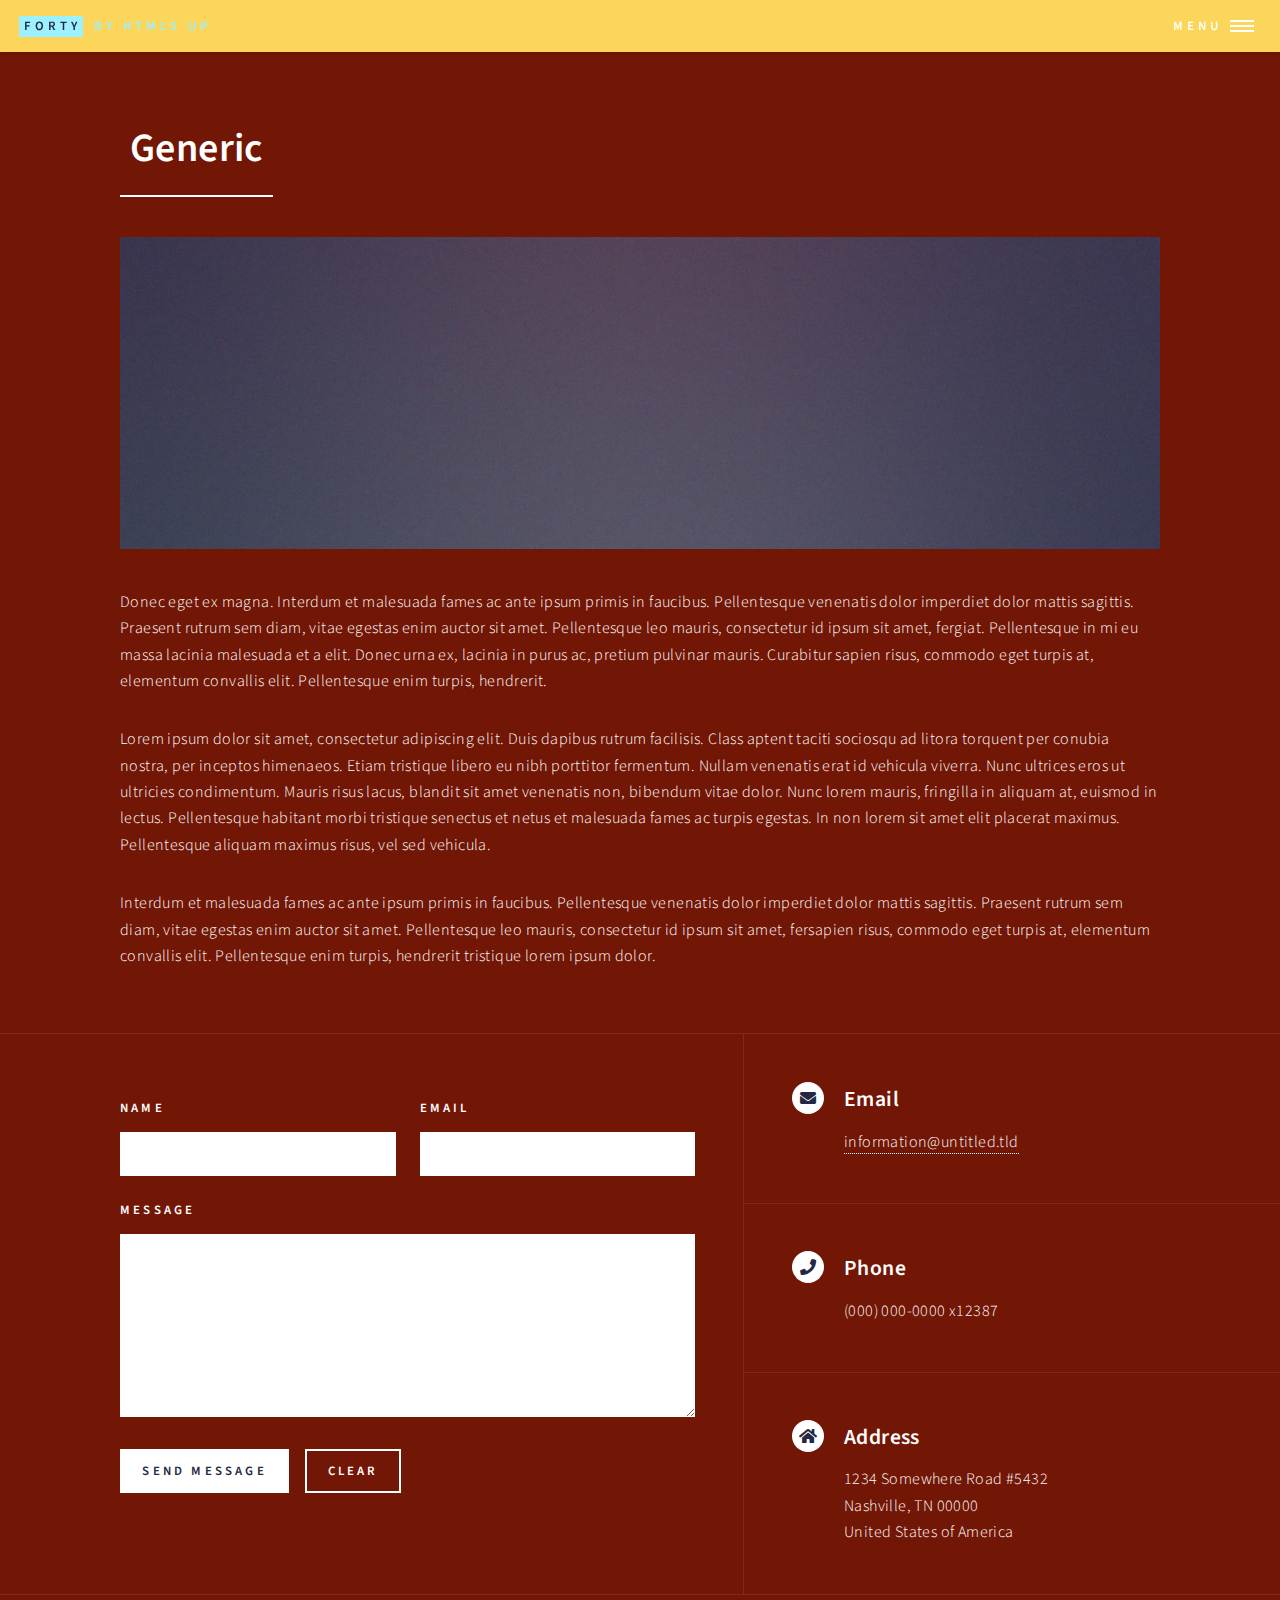
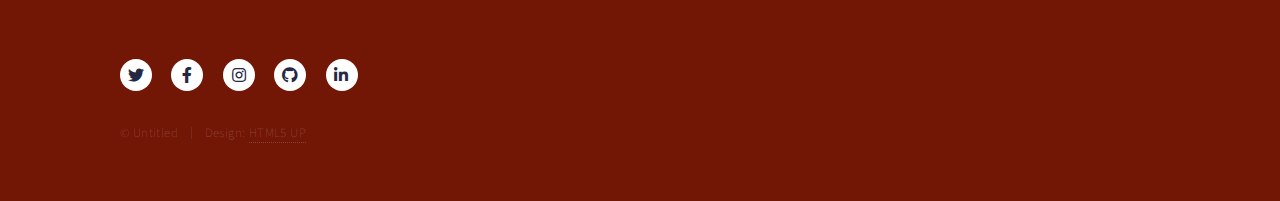
<file: html5up-forty1/generic.html>
<!DOCTYPE HTML>
<!--
	Forty by HTML5 UP
	html5up.net | @ajlkn
	Free for personal and commercial use under the CCA 3.0 license (html5up.net/license)
-->
<html>
	<head>
		<title>Generic - Forty by HTML5 UP</title>
		<meta charset="utf-8" />
		<meta name="viewport" content="width=device-width, initial-scale=1, user-scalable=no" />
		<link rel="stylesheet" href="assets/css/main.css" />
		<noscript><link rel="stylesheet" href="assets/css/noscript.css" /></noscript>
	</head>
	<body class="is-preload">

		<!-- Wrapper -->
			<div id="wrapper">

				<!-- Header -->
					<header id="header">
						<a href="index.html" class="logo"><strong>Forty</strong> <span>by HTML5 UP</span></a>
						<nav>
							<a href="#menu">Menu</a>
						</nav>
					</header>

				<!-- Menu -->
					<nav id="menu">
						<ul class="links">
							<li><a href="index.html">Home</a></li>
							<li><a href="landing.html">Landing</a></li>
							<li><a href="generic.html">Generic</a></li>
							<li><a href="elements.html">Elements</a></li>
						</ul>
						<ul class="actions stacked">
							<li><a href="#" class="button primary fit">Get Started</a></li>
							<li><a href="#" class="button fit">Log In</a></li>
						</ul>
					</nav>

				<!-- Main -->
					<div id="main" class="alt">

						<!-- One -->
							<section id="one">
								<div class="inner">
									<header class="major">
										<h1>Generic</h1>
									</header>
									<span class="image main"><img src="images/pic11.jpg" alt="" /></span>
									<p>Donec eget ex magna. Interdum et malesuada fames ac ante ipsum primis in faucibus. Pellentesque venenatis dolor imperdiet dolor mattis sagittis. Praesent rutrum sem diam, vitae egestas enim auctor sit amet. Pellentesque leo mauris, consectetur id ipsum sit amet, fergiat. Pellentesque in mi eu massa lacinia malesuada et a elit. Donec urna ex, lacinia in purus ac, pretium pulvinar mauris. Curabitur sapien risus, commodo eget turpis at, elementum convallis elit. Pellentesque enim turpis, hendrerit.</p>
									<p>Lorem ipsum dolor sit amet, consectetur adipiscing elit. Duis dapibus rutrum facilisis. Class aptent taciti sociosqu ad litora torquent per conubia nostra, per inceptos himenaeos. Etiam tristique libero eu nibh porttitor fermentum. Nullam venenatis erat id vehicula viverra. Nunc ultrices eros ut ultricies condimentum. Mauris risus lacus, blandit sit amet venenatis non, bibendum vitae dolor. Nunc lorem mauris, fringilla in aliquam at, euismod in lectus. Pellentesque habitant morbi tristique senectus et netus et malesuada fames ac turpis egestas. In non lorem sit amet elit placerat maximus. Pellentesque aliquam maximus risus, vel sed vehicula.</p>
									<p>Interdum et malesuada fames ac ante ipsum primis in faucibus. Pellentesque venenatis dolor imperdiet dolor mattis sagittis. Praesent rutrum sem diam, vitae egestas enim auctor sit amet. Pellentesque leo mauris, consectetur id ipsum sit amet, fersapien risus, commodo eget turpis at, elementum convallis elit. Pellentesque enim turpis, hendrerit tristique lorem ipsum dolor.</p>
								</div>
							</section>

					</div>

				<!-- Contact -->
					<section id="contact">
						<div class="inner">
							<section>
								<form method="post" action="#">
									<div class="fields">
										<div class="field half">
											<label for="name">Name</label>
											<input type="text" name="name" id="name" />
										</div>
										<div class="field half">
											<label for="email">Email</label>
											<input type="text" name="email" id="email" />
										</div>
										<div class="field">
											<label for="message">Message</label>
											<textarea name="message" id="message" rows="6"></textarea>
										</div>
									</div>
									<ul class="actions">
										<li><input type="submit" value="Send Message" class="primary" /></li>
										<li><input type="reset" value="Clear" /></li>
									</ul>
								</form>
							</section>
							<section class="split">
								<section>
									<div class="contact-method">
										<span class="icon solid alt fa-envelope"></span>
										<h3>Email</h3>
										<a href="#">information@untitled.tld</a>
									</div>
								</section>
								<section>
									<div class="contact-method">
										<span class="icon solid alt fa-phone"></span>
										<h3>Phone</h3>
										<span>(000) 000-0000 x12387</span>
									</div>
								</section>
								<section>
									<div class="contact-method">
										<span class="icon solid alt fa-home"></span>
										<h3>Address</h3>
										<span>1234 Somewhere Road #5432<br />
										Nashville, TN 00000<br />
										United States of America</span>
									</div>
								</section>
							</section>
						</div>
					</section>

				<!-- Footer -->
					<footer id="footer">
						<div class="inner">
							<ul class="icons">
								<li><a href="#" class="icon brands alt fa-twitter"><span class="label">Twitter</span></a></li>
								<li><a href="#" class="icon brands alt fa-facebook-f"><span class="label">Facebook</span></a></li>
								<li><a href="#" class="icon brands alt fa-instagram"><span class="label">Instagram</span></a></li>
								<li><a href="#" class="icon brands alt fa-github"><span class="label">GitHub</span></a></li>
								<li><a href="#" class="icon brands alt fa-linkedin-in"><span class="label">LinkedIn</span></a></li>
							</ul>
							<ul class="copyright">
								<li>&copy; Untitled</li><li>Design: <a href="https://html5up.net">HTML5 UP</a></li>
							</ul>
						</div>
					</footer>

			</div>

		<!-- Scripts -->
			<script src="assets/js/jquery.min.js"></script>
			<script src="assets/js/jquery.scrolly.min.js"></script>
			<script src="assets/js/jquery.scrollex.min.js"></script>
			<script src="assets/js/browser.min.js"></script>
			<script src="assets/js/breakpoints.min.js"></script>
			<script src="assets/js/util.js"></script>
			<script src="assets/js/main.js"></script>

	</body>
</html>
</file>
<file: html5up-forty (1)/assets/css/noscript.css>
/*
	Forty by HTML5 UP
	html5up.net | @ajlkn
	Free for personal and commercial use under the CCA 3.0 license (html5up.net/license)
*/

/* Banner */

	body.is-preload #banner:after {
		opacity: 0.85;
	}

	body.is-preload #banner > .inner {
		-moz-filter: none;
		-webkit-filter: none;
		-ms-filter: none;
		filter: none;
		-moz-transform: none;
		-webkit-transform: none;
		-ms-transform: none;
		transform: none;
		opacity: 1;
	}
</file>
<file: html5up-forty1/assets/css/noscript.css>
/*
	Forty by HTML5 UP
	html5up.net | @ajlkn
	Free for personal and commercial use under the CCA 3.0 license (html5up.net/license)
*/

/* Banner */

	body.is-preload #banner:after {
		opacity: 0.85;
	}

	body.is-preload #banner > .inner {
		-moz-filter: none;
		-webkit-filter: none;
		-ms-filter: none;
		filter: none;
		-moz-transform: none;
		-webkit-transform: none;
		-ms-transform: none;
		transform: none;
		opacity: 1;
	}
</file>
<file: html5up-forty (1)/assets/css/main.css>
@import url(fontawesome-all.min.css);
@import url("https://fonts.googleapis.com/css?family=Source+Sans+Pro:300,300italic,600,600italic");

/*
	Forty by HTML5 UP
	html5up.net | @ajlkn
	Free for personal and commercial use under the CCA 3.0 license (html5up.net/license)
*/

html, body, div, span, applet, object,
iframe, h1, h2, h3, h4, h5, h6, p, blockquote,
pre, a, abbr, acronym, address, big, cite,
code, del, dfn, em, img, ins, kbd, q, s, samp,
small, strike, strong, sub, sup, tt, var, b,
u, i, center, dl, dt, dd, ol, ul, li, fieldset,
form, label, legend, table, caption, tbody,
tfoot, thead, tr, th, td, article, aside,
canvas, details, embed, figure, figcaption,
footer, header, hgroup, menu, nav, output, ruby,
section, summary, time, mark, audio, video {
	margin: 0;
	padding: 0;
	border: 0;
	font-size: 100%;
	font: inherit;
	vertical-align: baseline;}

article, aside, details, figcaption, figure,
footer, header, hgroup, menu, nav, section {
	display: block;}

body {
	line-height: 1;
}

ol, ul {
	list-style: none;
}

blockquote, q {
	quotes: none;
}

	blockquote:before, blockquote:after, q:before, q:after {
		content: '';
		content: none;
	}

table {
	border-collapse: collapse;
	border-spacing: 0;
}

body {
	-webkit-text-size-adjust: none;
}

mark {
	background-color: transparent;
	color: inherit;
}

input::-moz-focus-inner {
	border: 0;
	padding: 0;
}

input, select, textarea {
	-moz-appearance: none;
	-webkit-appearance: none;
	-ms-appearance: none;
	appearance: none;
}

/* Basic */

	@-ms-viewport {
		width: device-width;
	}

	body {
		-ms-overflow-style: scrollbar;
	}

	@media screen and (max-width: 480px) {

		html, body {
			min-width: 320px;
		}

	}

	html {
		box-sizing: border-box;
	}

	*, *:before, *:after {
		box-sizing: inherit;
	}

	body {
		background: #721605;
	}

		body.is-preload *, body.is-preload *:before, body.is-preload *:after {
			-moz-animation: none !important;
			-webkit-animation: none !important;
			-ms-animation: none !important;
			animation: none !important;
			-moz-transition: none !important;
			-webkit-transition: none !important;
			-ms-transition: none !important;
			transition: none !important;
		}

/* Type */

	body, input, select, textarea {
		color: #ffffff;
		font-family: "Source Sans Pro", Helvetica, sans-serif;
		font-size: 17pt;
		font-weight: 300;
		letter-spacing: 0.025em;
		line-height: 1.65;
	}
	.major {
		text-align: center; /* Center all text and inline elements within the header */
	}
	
	.centered-image {
		height: 50px;
		width: 50px;
	}
		@media screen and (max-width: 1680px) {

			body, input, select, textarea {
				font-size: 14pt;
			}

		}

		@media screen and (max-width: 1280px) {

			body, input, select, textarea {
				font-size: 12pt;
			}

		}

		@media screen and (max-width: 360px) {

			body, input, select, textarea {
				font-size: 11pt;
			}

		}

	a {
		-moz-transition: color 0.2s ease-in-out, border-bottom-color 0.2s ease-in-out;
		-webkit-transition: color 0.2s ease-in-out, border-bottom-color 0.2s ease-in-out;
		-ms-transition: color 0.2s ease-in-out, border-bottom-color 0.2s ease-in-out;
		transition: color 0.2s ease-in-out, border-bottom-color 0.2s ease-in-out;
		border-bottom: dotted 1px;
		color: inherit;
		text-decoration: none;
	}

		a:hover {
			border-bottom-color: transparent;
			color: #9bf1ff !important;
		}

		a:active {
			color: #53e3fb !important;
		}

	strong, b {
		color: #ffffff;
		font-weight: 600;
	}

	em, i {
		font-style: italic;
	}

	p {
		margin: 0 0 2em 0;
	}

	h1, h2, h3, h4, h5, h6 {
		color: #ffffff;
		font-weight: 600;
		line-height: 1.65;
		margin: 0 0 1em 0;
	}

		h1 a, h2 a, h3 a, h4 a, h5 a, h6 a {
			color: inherit;
			border-bottom: 0;
		}

	h1 {
		font-size: 2.5em;
	}

	h2 {
		font-size: 1.75em;
	}

	h3 {
		font-size: 1.35em;
	}

	h4 {
		font-size: 1.1em;
	}

	h5 {
		font-size: 0.9em;
	}

	h6 {
		font-size: 0.7em;
	}

	@media screen and (max-width: 736px) {

		h1 {
			font-size: 2em;
		}

		h2 {
			font-size: 1.5em;
		}

		h3 {
			font-size: 1.25em;
		}

	}

	sub {
		font-size: 0.8em;
		position: relative;
		top: 0.5em;
	}

	sup {
		font-size: 0.8em;
		position: relative;
		top: -0.5em;
	}

	blockquote {
		border-left: solid 4px rgba(212, 212, 255, 0.1);
		font-style: italic;
		margin: 0 0 2em 0;
		padding: 0.5em 0 0.5em 2em;
	}

	code {
		background: #638687;
		font-family: "Courier New", monospace;
		font-size: 0.9em;
		margin: 0 0.25em;
		padding: 0.25em 0.65em;
	}

	pre {
		-webkit-overflow-scrolling: touch;
		font-family: "Courier New", monospace;
		font-size: 0.9em;
		margin: 0 0 2em 0;
	}

		pre code {
			display: block;
			line-height: 1.75;
			padding: 1em 1.5em;
			overflow-x: auto;
		}

	hr {
		border: 0;
		border-bottom: solid 1px rgba(212, 212, 255, 0.1);
		margin: 2em 0;
	}

		hr.major {
			margin: 3em 0;
		}

	.align-left {
		text-align: left;
	}

	.align-center {
		text-align: center;
	}

	.align-right {
		text-align: right;
	}

/* Row */

	.row {
		display: flex;
		flex-wrap: wrap;
		box-sizing: border-box;
		align-items: stretch;
	}

		.row > * {
			box-sizing: border-box;
		}

		.row.gtr-uniform > * > :last-child {
			margin-bottom: 0;
		}

		.row.aln-left {
			justify-content: flex-start;
		}

		.row.aln-center {
			justify-content: center;
		}

		.row.aln-right {
			justify-content: flex-end;
		}

		.row.aln-top {
			align-items: flex-start;
		}

		.row.aln-middle {
			align-items: center;
		}

		.row.aln-bottom {
			align-items: flex-end;
		}

		.row > .imp {
			order: -1;
		}

		.row > .col-1 {
			width: 8.33333%;
		}

		.row > .off-1 {
			margin-left: 8.33333%;
		}

		.row > .col-2 {
			width: 16.66667%;
		}

		.row > .off-2 {
			margin-left: 16.66667%;
		}

		.row > .col-3 {
			width: 25%;
		}

		.row > .off-3 {
			margin-left: 25%;
		}

		.row > .col-4 {
			width: 33.33333%;
		}

		.row > .off-4 {
			margin-left: 33.33333%;
		}

		.row > .col-5 {
			width: 41.66667%;
		}

		.row > .off-5 {
			margin-left: 41.66667%;
		}

		.row > .col-6 {
			width: 50%;
		}

		.row > .off-6 {
			margin-left: 50%;
		}

		.row > .col-7 {
			width: 58.33333%;
		}

		.row > .off-7 {
			margin-left: 58.33333%;
		}

		.row > .col-8 {
			width: 66.66667%;
		}

		.row > .off-8 {
			margin-left: 66.66667%;
		}

		.row > .col-9 {
			width: 75%;
		}

		.row > .off-9 {
			margin-left: 75%;
		}

		.row > .col-10 {
			width: 83.33333%;
		}

		.row > .off-10 {
			margin-left: 83.33333%;
		}

		.row > .col-11 {
			width: 91.66667%;
		}

		.row > .off-11 {
			margin-left: 91.66667%;
		}

		.row > .col-12 {
			width: 100%;
		}

		.row > .off-12 {
			margin-left: 100%;
		}

		.row.gtr-0 {
			margin-top: 0;
			margin-left: 0em;
		}

			.row.gtr-0 > * {
				padding: 0 0 0 0em;
			}

			.row.gtr-0.gtr-uniform {
				margin-top: 0em;
			}

				.row.gtr-0.gtr-uniform > * {
					padding-top: 0em;
				}

		.row.gtr-25 {
			margin-top: 0;
			margin-left: -0.5em;
		}

			.row.gtr-25 > * {
				padding: 0 0 0 0.5em;
			}

			.row.gtr-25.gtr-uniform {
				margin-top: -0.5em;
			}

				.row.gtr-25.gtr-uniform > * {
					padding-top: 0.5em;
				}

		.row.gtr-50 {
			margin-top: 0;
			margin-left: -1em;
		}

			.row.gtr-50 > * {
				padding: 0 0 0 1em;
			}

			.row.gtr-50.gtr-uniform {
				margin-top: -1em;
			}

				.row.gtr-50.gtr-uniform > * {
					padding-top: 1em;
				}

		.row {
			margin-top: 0;
			margin-left: -2em;
		}

			.row > * {
				padding: 0 0 0 2em;
			}

			.row.gtr-uniform {
				margin-top: -2em;
			}

				.row.gtr-uniform > * {
					padding-top: 2em;
				}

		.row.gtr-150 {
			margin-top: 0;
			margin-left: -3em;
		}

			.row.gtr-150 > * {
				padding: 0 0 0 3em;
			}

			.row.gtr-150.gtr-uniform {
				margin-top: -3em;
			}

				.row.gtr-150.gtr-uniform > * {
					padding-top: 3em;
				}

		.row.gtr-200 {
			margin-top: 0;
			margin-left: -4em;
		}

			.row.gtr-200 > * {
				padding: 0 0 0 4em;
			}

			.row.gtr-200.gtr-uniform {
				margin-top: -4em;
			}

				.row.gtr-200.gtr-uniform > * {
					padding-top: 4em;
				}

		@media screen and (max-width: 1680px) {

			.row {
				display: flex;
				flex-wrap: wrap;
				box-sizing: border-box;
				align-items: stretch;
			}

				.row > * {
					box-sizing: border-box;
				}

				.row.gtr-uniform > * > :last-child {
					margin-bottom: 0;
				}

				.row.aln-left {
					justify-content: flex-start;
				}

				.row.aln-center {
					justify-content: center;
				}

				.row.aln-right {
					justify-content: flex-end;
				}

				.row.aln-top {
					align-items: flex-start;
				}

				.row.aln-middle {
					align-items: center;
				}

				.row.aln-bottom {
					align-items: flex-end;
				}

				.row > .imp-xlarge {
					order: -1;
				}

				.row > .col-1-xlarge {
					width: 8.33333%;
				}

				.row > .off-1-xlarge {
					margin-left: 8.33333%;
				}

				.row > .col-2-xlarge {
					width: 16.66667%;
				}

				.row > .off-2-xlarge {
					margin-left: 16.66667%;
				}

				.row > .col-3-xlarge {
					width: 25%;
				}

				.row > .off-3-xlarge {
					margin-left: 25%;
				}

				.row > .col-4-xlarge {
					width: 33.33333%;
				}

				.row > .off-4-xlarge {
					margin-left: 33.33333%;
				}

				.row > .col-5-xlarge {
					width: 41.66667%;
				}

				.row > .off-5-xlarge {
					margin-left: 41.66667%;
				}

				.row > .col-6-xlarge {
					width: 50%;
				}

				.row > .off-6-xlarge {
					margin-left: 50%;
				}

				.row > .col-7-xlarge {
					width: 58.33333%;
				}

				.row > .off-7-xlarge {
					margin-left: 58.33333%;
				}

				.row > .col-8-xlarge {
					width: 66.66667%;
				}

				.row > .off-8-xlarge {
					margin-left: 66.66667%;
				}

				.row > .col-9-xlarge {
					width: 75%;
				}

				.row > .off-9-xlarge {
					margin-left: 75%;
				}

				.row > .col-10-xlarge {
					width: 83.33333%;
				}

				.row > .off-10-xlarge {
					margin-left: 83.33333%;
				}

				.row > .col-11-xlarge {
					width: 91.66667%;
				}

				.row > .off-11-xlarge {
					margin-left: 91.66667%;
				}

				.row > .col-12-xlarge {
					width: 100%;
				}

				.row > .off-12-xlarge {
					margin-left: 100%;
				}

				.row.gtr-0 {
					margin-top: 0;
					margin-left: 0em;
				}

					.row.gtr-0 > * {
						padding: 0 0 0 0em;
					}

					.row.gtr-0.gtr-uniform {
						margin-top: 0em;
					}

						.row.gtr-0.gtr-uniform > * {
							padding-top: 0em;
						}

				.row.gtr-25 {
					margin-top: 0;
					margin-left: -0.5em;
				}

					.row.gtr-25 > * {
						padding: 0 0 0 0.5em;
					}

					.row.gtr-25.gtr-uniform {
						margin-top: -0.5em;
					}

						.row.gtr-25.gtr-uniform > * {
							padding-top: 0.5em;
						}

				.row.gtr-50 {
					margin-top: 0;
					margin-left: -1em;
				}

					.row.gtr-50 > * {
						padding: 0 0 0 1em;
					}

					.row.gtr-50.gtr-uniform {
						margin-top: -1em;
					}

						.row.gtr-50.gtr-uniform > * {
							padding-top: 1em;
						}

				.row {
					margin-top: 0;
					margin-left: -2em;
				}

					.row > * {
						padding: 0 0 0 2em;
					}

					.row.gtr-uniform {
						margin-top: -2em;
					}

						.row.gtr-uniform > * {
							padding-top: 2em;
						}

				.row.gtr-150 {
					margin-top: 0;
					margin-left: -3em;
				}

					.row.gtr-150 > * {
						padding: 0 0 0 3em;
					}

					.row.gtr-150.gtr-uniform {
						margin-top: -3em;
					}

						.row.gtr-150.gtr-uniform > * {
							padding-top: 3em;
						}

				.row.gtr-200 {
					margin-top: 0;
					margin-left: -4em;
				}

					.row.gtr-200 > * {
						padding: 0 0 0 4em;
					}

					.row.gtr-200.gtr-uniform {
						margin-top: -4em;
					}

						.row.gtr-200.gtr-uniform > * {
							padding-top: 4em;
						}

		}

		@media screen and (max-width: 1280px) {

			.row {
				display: flex;
				flex-wrap: wrap;
				box-sizing: border-box;
				align-items: stretch;
			}

				.row > * {
					box-sizing: border-box;
				}

				.row.gtr-uniform > * > :last-child {
					margin-bottom: 0;
				}

				.row.aln-left {
					justify-content: flex-start;
				}

				.row.aln-center {
					justify-content: center;
				}

				.row.aln-right {
					justify-content: flex-end;
				}

				.row.aln-top {
					align-items: flex-start;
				}

				.row.aln-middle {
					align-items: center;
				}

				.row.aln-bottom {
					align-items: flex-end;
				}

				.row > .imp-large {
					order: -1;
				}

				.row > .col-1-large {
					width: 8.33333%;
				}

				.row > .off-1-large {
					margin-left: 8.33333%;
				}

				.row > .col-2-large {
					width: 16.66667%;
				}

				.row > .off-2-large {
					margin-left: 16.66667%;
				}

				.row > .col-3-large {
					width: 25%;
				}

				.row > .off-3-large {
					margin-left: 25%;
				}

				.row > .col-4-large {
					width: 33.33333%;
				}

				.row > .off-4-large {
					margin-left: 33.33333%;
				}

				.row > .col-5-large {
					width: 41.66667%;
				}

				.row > .off-5-large {
					margin-left: 41.66667%;
				}

				.row > .col-6-large {
					width: 50%;
				}

				.row > .off-6-large {
					margin-left: 50%;
				}

				.row > .col-7-large {
					width: 58.33333%;
				}

				.row > .off-7-large {
					margin-left: 58.33333%;
				}

				.row > .col-8-large {
					width: 66.66667%;
				}

				.row > .off-8-large {
					margin-left: 66.66667%;
				}

				.row > .col-9-large {
					width: 75%;
				}

				.row > .off-9-large {
					margin-left: 75%;
				}

				.row > .col-10-large {
					width: 83.33333%;
				}

				.row > .off-10-large {
					margin-left: 83.33333%;
				}

				.row > .col-11-large {
					width: 91.66667%;
				}

				.row > .off-11-large {
					margin-left: 91.66667%;
				}

				.row > .col-12-large {
					width: 100%;
				}

				.row > .off-12-large {
					margin-left: 100%;
				}

				.row.gtr-0 {
					margin-top: 0;
					margin-left: 0em;
				}

					.row.gtr-0 > * {
						padding: 0 0 0 0em;
					}

					.row.gtr-0.gtr-uniform {
						margin-top: 0em;
					}

						.row.gtr-0.gtr-uniform > * {
							padding-top: 0em;
						}

				.row.gtr-25 {
					margin-top: 0;
					margin-left: -0.375em;
				}

					.row.gtr-25 > * {
						padding: 0 0 0 0.375em;
					}

					.row.gtr-25.gtr-uniform {
						margin-top: -0.375em;
					}

						.row.gtr-25.gtr-uniform > * {
							padding-top: 0.375em;
						}

				.row.gtr-50 {
					margin-top: 0;
					margin-left: -0.75em;
				}

					.row.gtr-50 > * {
						padding: 0 0 0 0.75em;
					}

					.row.gtr-50.gtr-uniform {
						margin-top: -0.75em;
					}

						.row.gtr-50.gtr-uniform > * {
							padding-top: 0.75em;
						}

				.row {
					margin-top: 0;
					margin-left: -1.5em;
				}

					.row > * {
						padding: 0 0 0 1.5em;
					}

					.row.gtr-uniform {
						margin-top: -1.5em;
					}

						.row.gtr-uniform > * {
							padding-top: 1.5em;
						}

				.row.gtr-150 {
					margin-top: 0;
					margin-left: -2.25em;
				}

					.row.gtr-150 > * {
						padding: 0 0 0 2.25em;
					}

					.row.gtr-150.gtr-uniform {
						margin-top: -2.25em;
					}

						.row.gtr-150.gtr-uniform > * {
							padding-top: 2.25em;
						}

				.row.gtr-200 {
					margin-top: 0;
					margin-left: -3em;
				}

					.row.gtr-200 > * {
						padding: 0 0 0 3em;
					}

					.row.gtr-200.gtr-uniform {
						margin-top: -3em;
					}

						.row.gtr-200.gtr-uniform > * {
							padding-top: 3em;
						}

		}

		@media screen and (max-width: 980px) {

			.row {
				display: flex;
				flex-wrap: wrap;
				box-sizing: border-box;
				align-items: stretch;
			}

				.row > * {
					box-sizing: border-box;
				}

				.row.gtr-uniform > * > :last-child {
					margin-bottom: 0;
				}

				.row.aln-left {
					justify-content: flex-start;
				}

				.row.aln-center {
					justify-content: center;
				}

				.row.aln-right {
					justify-content: flex-end;
				}

				.row.aln-top {
					align-items: flex-start;
				}

				.row.aln-middle {
					align-items: center;
				}

				.row.aln-bottom {
					align-items: flex-end;
				}

				.row > .imp-medium {
					order: -1;
				}

				.row > .col-1-medium {
					width: 8.33333%;
				}

				.row > .off-1-medium {
					margin-left: 8.33333%;
				}

				.row > .col-2-medium {
					width: 16.66667%;
				}

				.row > .off-2-medium {
					margin-left: 16.66667%;
				}

				.row > .col-3-medium {
					width: 25%;
				}

				.row > .off-3-medium {
					margin-left: 25%;
				}

				.row > .col-4-medium {
					width: 33.33333%;
				}

				.row > .off-4-medium {
					margin-left: 33.33333%;
				}

				.row > .col-5-medium {
					width: 41.66667%;
				}

				.row > .off-5-medium {
					margin-left: 41.66667%;
				}

				.row > .col-6-medium {
					width: 50%;
				}

				.row > .off-6-medium {
					margin-left: 50%;
				}

				.row > .col-7-medium {
					width: 58.33333%;
				}

				.row > .off-7-medium {
					margin-left: 58.33333%;
				}

				.row > .col-8-medium {
					width: 66.66667%;
				}

				.row > .off-8-medium {
					margin-left: 66.66667%;
				}

				.row > .col-9-medium {
					width: 75%;
				}

				.row > .off-9-medium {
					margin-left: 75%;
				}

				.row > .col-10-medium {
					width: 83.33333%;
				}

				.row > .off-10-medium {
					margin-left: 83.33333%;
				}

				.row > .col-11-medium {
					width: 91.66667%;
				}

				.row > .off-11-medium {
					margin-left: 91.66667%;
				}

				.row > .col-12-medium {
					width: 100%;
				}

				.row > .off-12-medium {
					margin-left: 100%;
				}

				.row.gtr-0 {
					margin-top: 0;
					margin-left: 0em;
				}

					.row.gtr-0 > * {
						padding: 0 0 0 0em;
					}

					.row.gtr-0.gtr-uniform {
						margin-top: 0em;
					}

						.row.gtr-0.gtr-uniform > * {
							padding-top: 0em;
						}

				.row.gtr-25 {
					margin-top: 0;
					margin-left: -0.375em;
				}

					.row.gtr-25 > * {
						padding: 0 0 0 0.375em;
					}

					.row.gtr-25.gtr-uniform {
						margin-top: -0.375em;
					}

						.row.gtr-25.gtr-uniform > * {
							padding-top: 0.375em;
						}

				.row.gtr-50 {
					margin-top: 0;
					margin-left: -0.75em;
				}

					.row.gtr-50 > * {
						padding: 0 0 0 0.75em;
					}

					.row.gtr-50.gtr-uniform {
						margin-top: -0.75em;
					}

						.row.gtr-50.gtr-uniform > * {
							padding-top: 0.75em;
						}

				.row {
					margin-top: 0;
					margin-left: -1.5em;
				}

					.row > * {
						padding: 0 0 0 1.5em;
					}

					.row.gtr-uniform {
						margin-top: -1.5em;
					}

						.row.gtr-uniform > * {
							padding-top: 1.5em;
						}

				.row.gtr-150 {
					margin-top: 0;
					margin-left: -2.25em;
				}

					.row.gtr-150 > * {
						padding: 0 0 0 2.25em;
					}

					.row.gtr-150.gtr-uniform {
						margin-top: -2.25em;
					}

						.row.gtr-150.gtr-uniform > * {
							padding-top: 2.25em;
						}

				.row.gtr-200 {
					margin-top: 0;
					margin-left: -3em;
				}

					.row.gtr-200 > * {
						padding: 0 0 0 3em;
					}

					.row.gtr-200.gtr-uniform {
						margin-top: -3em;
					}

						.row.gtr-200.gtr-uniform > * {
							padding-top: 3em;
						}

		}

		@media screen and (max-width: 736px) {

			.row {
				display: flex;
				flex-wrap: wrap;
				box-sizing: border-box;
				align-items: stretch;
			}

				.row > * {
					box-sizing: border-box;
				}

				.row.gtr-uniform > * > :last-child {
					margin-bottom: 0;
				}

				.row.aln-left {
					justify-content: flex-start;
				}

				.row.aln-center {
					justify-content: center;
				}

				.row.aln-right {
					justify-content: flex-end;
				}

				.row.aln-top {
					align-items: flex-start;
				}

				.row.aln-middle {
					align-items: center;
				}

				.row.aln-bottom {
					align-items: flex-end;
				}

				.row > .imp-small {
					order: -1;
				}

				.row > .col-1-small {
					width: 8.33333%;
				}

				.row > .off-1-small {
					margin-left: 8.33333%;
				}

				.row > .col-2-small {
					width: 16.66667%;
				}

				.row > .off-2-small {
					margin-left: 16.66667%;
				}

				.row > .col-3-small {
					width: 25%;
				}

				.row > .off-3-small {
					margin-left: 25%;
				}

				.row > .col-4-small {
					width: 33.33333%;
				}

				.row > .off-4-small {
					margin-left: 33.33333%;
				}

				.row > .col-5-small {
					width: 41.66667%;
				}

				.row > .off-5-small {
					margin-left: 41.66667%;
				}

				.row > .col-6-small {
					width: 50%;
				}

				.row > .off-6-small {
					margin-left: 50%;
				}

				.row > .col-7-small {
					width: 58.33333%;
				}

				.row > .off-7-small {
					margin-left: 58.33333%;
				}

				.row > .col-8-small {
					width: 66.66667%;
				}

				.row > .off-8-small {
					margin-left: 66.66667%;
				}

				.row > .col-9-small {
					width: 75%;
				}

				.row > .off-9-small {
					margin-left: 75%;
				}

				.row > .col-10-small {
					width: 83.33333%;
				}

				.row > .off-10-small {
					margin-left: 83.33333%;
				}

				.row > .col-11-small {
					width: 91.66667%;
				}

				.row > .off-11-small {
					margin-left: 91.66667%;
				}

				.row > .col-12-small {
					width: 100%;
				}

				.row > .off-12-small {
					margin-left: 100%;
				}

				.row.gtr-0 {
					margin-top: 0;
					margin-left: 0em;
				}

					.row.gtr-0 > * {
						padding: 0 0 0 0em;
					}

					.row.gtr-0.gtr-uniform {
						margin-top: 0em;
					}

						.row.gtr-0.gtr-uniform > * {
							padding-top: 0em;
						}

				.row.gtr-25 {
					margin-top: 0;
					margin-left: -0.3125em;
				}

					.row.gtr-25 > * {
						padding: 0 0 0 0.3125em;
					}

					.row.gtr-25.gtr-uniform {
						margin-top: -0.3125em;
					}

						.row.gtr-25.gtr-uniform > * {
							padding-top: 0.3125em;
						}

				.row.gtr-50 {
					margin-top: 0;
					margin-left: -0.625em;
				}

					.row.gtr-50 > * {
						padding: 0 0 0 0.625em;
					}

					.row.gtr-50.gtr-uniform {
						margin-top: -0.625em;
					}

						.row.gtr-50.gtr-uniform > * {
							padding-top: 0.625em;
						}

				.row {
					margin-top: 0;
					margin-left: -1.25em;
				}

					.row > * {
						padding: 0 0 0 1.25em;
					}

					.row.gtr-uniform {
						margin-top: -1.25em;
					}

						.row.gtr-uniform > * {
							padding-top: 1.25em;
						}

				.row.gtr-150 {
					margin-top: 0;
					margin-left: -1.875em;
				}

					.row.gtr-150 > * {
						padding: 0 0 0 1.875em;
					}

					.row.gtr-150.gtr-uniform {
						margin-top: -1.875em;
					}

						.row.gtr-150.gtr-uniform > * {
							padding-top: 1.875em;
						}

				.row.gtr-200 {
					margin-top: 0;
					margin-left: -2.5em;
				}

					.row.gtr-200 > * {
						padding: 0 0 0 2.5em;
					}

					.row.gtr-200.gtr-uniform {
						margin-top: -2.5em;
					}

						.row.gtr-200.gtr-uniform > * {
							padding-top: 2.5em;
						}

		}

		@media screen and (max-width: 480px) {

			.row {
				display: flex;
				flex-wrap: wrap;
				box-sizing: border-box;
				align-items: stretch;
			}

				.row > * {
					box-sizing: border-box;
				}

				.row.gtr-uniform > * > :last-child {
					margin-bottom: 0;
				}

				.row.aln-left {
					justify-content: flex-start;
				}

				.row.aln-center {
					justify-content: center;
				}

				.row.aln-right {
					justify-content: flex-end;
				}

				.row.aln-top {
					align-items: flex-start;
				}

				.row.aln-middle {
					align-items: center;
				}

				.row.aln-bottom {
					align-items: flex-end;
				}

				.row > .imp-xsmall {
					order: -1;
				}

				.row > .col-1-xsmall {
					width: 8.33333%;
				}

				.row > .off-1-xsmall {
					margin-left: 8.33333%;
				}

				.row > .col-2-xsmall {
					width: 16.66667%;
				}

				.row > .off-2-xsmall {
					margin-left: 16.66667%;
				}

				.row > .col-3-xsmall {
					width: 25%;
				}

				.row > .off-3-xsmall {
					margin-left: 25%;
				}

				.row > .col-4-xsmall {
					width: 33.33333%;
				}

				.row > .off-4-xsmall {
					margin-left: 33.33333%;
				}

				.row > .col-5-xsmall {
					width: 41.66667%;
				}

				.row > .off-5-xsmall {
					margin-left: 41.66667%;
				}

				.row > .col-6-xsmall {
					width: 50%;
				}

				.row > .off-6-xsmall {
					margin-left: 50%;
				}

				.row > .col-7-xsmall {
					width: 58.33333%;
				}

				.row > .off-7-xsmall {
					margin-left: 58.33333%;
				}

				.row > .col-8-xsmall {
					width: 66.66667%;
				}

				.row > .off-8-xsmall {
					margin-left: 66.66667%;
				}

				.row > .col-9-xsmall {
					width: 75%;
				}

				.row > .off-9-xsmall {
					margin-left: 75%;
				}

				.row > .col-10-xsmall {
					width: 83.33333%;
				}

				.row > .off-10-xsmall {
					margin-left: 83.33333%;
				}

				.row > .col-11-xsmall {
					width: 91.66667%;
				}

				.row > .off-11-xsmall {
					margin-left: 91.66667%;
				}

				.row > .col-12-xsmall {
					width: 100%;
				}

				.row > .off-12-xsmall {
					margin-left: 100%;
				}

				.row.gtr-0 {
					margin-top: 0;
					margin-left: 0em;
				}

					.row.gtr-0 > * {
						padding: 0 0 0 0em;
					}
F
					.row.gtr-0.gtr-uniform {
						margin-top: 0em;
					}

						.row.gtr-0.gtr-uniform > * {
							padding-top: 0em;
						}

				.row.gtr-25 {
					margin-top: 0;
					margin-left: -0.3125em;
				}

					.row.gtr-25 > * {
						padding: 0 0 0 0.3125em;
					}

					.row.gtr-25.gtr-uniform {
						margin-top: -0.3125em;
					}

						.row.gtr-25.gtr-uniform > * {
							padding-top: 0.3125em;
						}

				.row.gtr-50 {
					margin-top: 0;
					margin-left: -0.625em;
				}

					.row.gtr-50 > * {
						padding: 0 0 0 0.625em;
					}

					.row.gtr-50.gtr-uniform {
						margin-top: -0.625em;
					}

						.row.gtr-50.gtr-uniform > * {
							padding-top: 0.625em;
						}

				.row {
					margin-top: 0;
					margin-left: -1.25em;
				}

					.row > * {
						padding: 0 0 0 1.25em;
					}

					.row.gtr-uniform {
						margin-top: -1.25em;
					}

						.row.gtr-uniform > * {
							padding-top: 1.25em;
						}

				.row.gtr-150 {
					margin-top: 0;
					margin-left: -1.875em;
				}

					.row.gtr-150 > * {
						padding: 0 0 0 1.875em;
					}

					.row.gtr-150.gtr-uniform {
						margin-top: -1.875em;
					}

						.row.gtr-150.gtr-uniform > * {
							padding-top: 1.875em;
						}

				.row.gtr-200 {
					margin-top: 0;
					margin-left: -2.5em;
				}

					.row.gtr-200 > * {
						padding: 0 0 0 2.5em;
					}

					.row.gtr-200.gtr-uniform {
						margin-top: -2.5em;
					}

						.row.gtr-200.gtr-uniform > * {
							padding-top: 2.5em;
						}

		}

/* Section/Article */

	section.special, article.special {
		text-align: center;
	}

	header.major {
		width: -moz-max-content;
		width: -webkit-max-content;
		width: -ms-max-content;
		width: max-content;
		margin-bottom: 2em;
	}

		header.major > :first-child {
			margin-bottom: 0;
			width: calc(100% + 0.5em);
		}

			header.major > :first-child:after {
				content: '';
				background-color: #ffffff;
				display: block;
				height: 2px;
				margin: 0.325em 0 0.5em 0;
				width: 100%;
			}

		header.major > p {
			font-size: 0.7em;
			font-weight: 600;
			letter-spacing: 0.25em;
			margin-bottom: 0;
			text-transform: uppercase;
		}

		body.is-ie header.major > :first-child:after {
			max-width: 9em;
		}

		body.is-ie header.major > h1:after {
			max-width: 100% !important;
		}

	@media screen and (max-width: 736px) {

		header.major > p br {
			display: none;
		}

	}

/* Form */

	form {
		margin: 0 0 2em 0;
	}

		form > :last-child {
			margin-bottom: 0;
		}

		form > .fields {
			display: -moz-flex;
			display: -webkit-flex;
			display: -ms-flex;
			display: flex;
			-moz-flex-wrap: wrap;
			-webkit-flex-wrap: wrap;
			-ms-flex-wrap: wrap;
			flex-wrap: wrap;
			width: calc(100% + 3em);
			margin: -1.5em 0 2em -1.5em;
		}

			form > .fields > .field {
				-moz-flex-grow: 0;
				-webkit-flex-grow: 0;
				-ms-flex-grow: 0;
				flex-grow: 0;
				-moz-flex-shrink: 0;
				-webkit-flex-shrink: 0;
				-ms-flex-shrink: 0;
				flex-shrink: 0;
				padding: 1.5em 0 0 1.5em;
				width: calc(100% - 1.5em);
			}

				form > .fields > .field.half {
					width: calc(50% - 0.75em);
				}

				form > .fields > .field.third {
					width: calc(100%/3 - 0.5em);
				}

				form > .fields > .field.quarter {
					width: calc(25% - 0.375em);
				}

		@media screen and (max-width: 480px) {

			form > .fields {
				width: calc(100% + 3em);
				margin: -1.5em 0 2em -1.5em;
			}

				form > .fields > .field {
					padding: 1.5em 0 0 1.5em;
					width: calc(100% - 1.5em);
				}

					form > .fields > .field.half {
						width: calc(100% - 1.5em);
					}

					form > .fields > .field.third {
						width: calc(100% - 1.5em);
					}

					form > .fields > .field.quarter {
						width: calc(100% - 1.5em);
					}

		}

	label {
		color: #ffffff;
		display: block;
		font-size: 0.8em;
		font-weight: 600;
		letter-spacing: 0.25em;
		margin: 0 0 1em 0;
		text-transform: uppercase;
	}

	input[type="text"],
	input[type="password"],
	input[type="email"],
	input[type="tel"],
	input[type="search"],
	input[type="url"],
	select,
	textarea {
		-moz-appearance: none;
		-webkit-appearance: none;
		-ms-appearance: none;
		appearance: none;
		background: #ffffff;
		border: none;
		border-radius: 0;
		color: inherit;
		display: block;
		outline: 0;
		padding: 0 1em;
		text-decoration: none;
		width: 100%;
	}

		input[type="text"]:invalid,
		input[type="password"]:invalid,
		input[type="email"]:invalid,
		input[type="tel"]:invalid,
		input[type="search"]:invalid,
		input[type="url"]:invalid,
		select:invalid,
		textarea:invalid {
			box-shadow: none;
		}

		input[type="text"]:focus,
		input[type="password"]:focus,
		input[type="email"]:focus,
		input[type="tel"]:focus,
		input[type="search"]:focus,
		input[type="url"]:focus,
		select:focus,
		textarea:focus {
			border-color: #9bf1ff;
			box-shadow: 0 0 0 2px #9bf1ff;
		}

	select {
		background-image: url("data:image/svg+xml;charset=utf8,%3Csvg xmlns='http://www.w3.org/2000/svg' width='40' height='40' preserveAspectRatio='none' viewBox='0 0 40 40'%3E%3Cpath d='M9.4,12.3l10.4,10.4l10.4-10.4c0.2-0.2,0.5-0.4,0.9-0.4c0.3,0,0.6,0.1,0.9,0.4l3.3,3.3c0.2,0.2,0.4,0.5,0.4,0.9 c0,0.4-0.1,0.6-0.4,0.9L20.7,31.9c-0.2,0.2-0.5,0.4-0.9,0.4c-0.3,0-0.6-0.1-0.9-0.4L4.3,17.3c-0.2-0.2-0.4-0.5-0.4-0.9 c0-0.4,0.1-0.6,0.4-0.9l3.3-3.3c0.2-0.2,0.5-0.4,0.9-0.4S9.1,12.1,9.4,12.3z' fill='rgba(212, 212, 255, 0.1)' /%3E%3C/svg%3E");
		background-size: 1.25rem;
		background-repeat: no-repeat;
		background-position: calc(100% - 1rem) center;
		height: 2.75em;
		padding-right: 2.75em;
		text-overflow: ellipsis;
	}

		select option {
			color: #ffffff;
			background: #242943;
		}

		select:focus::-ms-value {
			background-color: #fcd55b;
		}

		select::-ms-expand {
			display: none;
		}

	input[type="text"],
	input[type="password"],
	input[type="email"],
	input[type="tel"],
	input[type="search"],
	input[type="url"],
	select {
		height: 2.75em;
	}

	textarea {
		padding: 0.75em 1em;
	}

	input[type="checkbox"],
	input[type="radio"] {
		-moz-appearance: none;
		-webkit-appearance: none;
		-ms-appearance: none;
		appearance: none;
		display: block;
		float: left;
		margin-right: -2em;
		opacity: 0;
		width: 1em;
		z-index: -1;
	}

		input[type="checkbox"] + label,
		input[type="radio"] + label {
			text-decoration: none;
			color: #ffffff;
			cursor: pointer;
			display: inline-block;
			font-weight: 300;
			padding-left: 2.65em;
			padding-right: 0.75em;
			position: relative;
		}

			input[type="checkbox"] + label:before,
			input[type="radio"] + label:before {
				-moz-osx-font-smoothing: grayscale;
				-webkit-font-smoothing: antialiased;
				display: inline-block;
				font-style: normal;
				font-variant: normal;
				text-rendering: auto;
				line-height: 1;
				text-transform: none !important;
				font-family: 'Font Awesome 5 Free';
				font-weight: 900;
			}

			input[type="checkbox"] + label:before,
			input[type="radio"] + label:before {
				background: rgba(212, 212, 255, 0.035);
				content: '';
				display: inline-block;
				font-size: 0.8em;
				height: 2.0625em;
				left: 0;
				letter-spacing: 0;
				line-height: 2.0625em;
				position: absolute;
				text-align: center;
				top: 0;
				width: 2.0625em;
			}

		input[type="checkbox"]:checked + label:before,
		input[type="radio"]:checked + label:before {
			background: #ffffff;
			border-color: #9bf1ff;
			content: '\f00c';
			color: #242943;
		}

		input[type="checkbox"]:focus + label:before,
		input[type="radio"]:focus + label:before {
			box-shadow: 0 0 0 2px #9bf1ff;
		}

	input[type="radio"] + label:before {
		border-radius: 100%;
	}

	::-webkit-input-placeholder {
		color: rgba(244, 244, 255, 0.2) !important;
		opacity: 1.0;
	}

	:-moz-placeholder {
		color: rgba(244, 244, 255, 0.2) !important;
		opacity: 1.0;
	}

	::-moz-placeholder {
		color: rgba(244, 244, 255, 0.2) !important;
		opacity: 1.0;
	}

	:-ms-input-placeholder {
		color: rgba(244, 244, 255, 0.2) !important;
		opacity: 1.0;
	}

/* Box */

	.box {
		border: solid 1px rgba(212, 212, 255, 0.1);
		margin-bottom: 2em;
		padding: 1.5em;
	}

		.box > :last-child,
		.box > :last-child > :last-child,
		.box > :last-child > :last-child > :last-child {
			margin-bottom: 0;
		}

		.box.alt {
			border: 0;
			border-radius: 0;
			padding: 0;
		}

/* Icon */

	.icon {
		text-decoration: none;
		border-bottom: none;
		position: relative;
	}

		.icon:before {
			-moz-osx-font-smoothing: grayscale;
			-webkit-font-smoothing: antialiased;
			display: inline-block;
			font-style: normal;
			font-variant: normal;
			text-rendering: auto;
			line-height: 1;
			text-transform: none !important;
			font-family: 'Font Awesome 5 Free';
			font-weight: 400;
		}

		.icon > .label {
			display: none;
		}

		.icon:before {
			line-height: inherit;
		}

		.icon.solid:before {
			font-weight: 900;
		}

		.icon.brands:before {
			font-family: 'Font Awesome 5 Brands';
		}

		.icon.alt:before {
			background-color: #ffffff;
			border-radius: 100%;
			color: #242943;
			display: inline-block;
			height: 2em;
			line-height: 2em;
			text-align: center;
			width: 2em;
		}

	a.icon.alt:before {
		-moz-transition: background-color 0.2s ease-in-out;
		-webkit-transition: background-color 0.2s ease-in-out;
		-ms-transition: background-color 0.2s ease-in-out;
		transition: background-color 0.2s ease-in-out;
	}

	a.icon.alt:hover:before {
		background-color: #6fc3df;
	}

	a.icon.alt:active:before {
		background-color: #37a6cb;
	}

/* Image */

	.image {
		border: 0;
		display: inline-block;
		position: relative;
	}

		.image img {
			display: block;
		}

		.image.left, .image.right {
			max-width: 30%;
		}

			.image.left img, .image.right img {
				width: 100%;
			}

		.image.left {
			float: left;
			margin: 0 1.5em 1.25em 0;
			top: 0.25em;
		}

		.image.right {
			float: right;
			margin: 0 0 1.25em 1.5em;
			top: 0.25em;
		}

		.image.fit {
			display: block;
			margin: 0 0 2em 0;
			width: 100%;
		}

			.image.fit img {
				width: 100%;
			}

		.image.main {
			display: block;
			margin: 2.5em 0;
			width: 100%;
		}

			.image.main img {
				width: 100%;
			}

			@media screen and (max-width: 736px) {

				.image.main {
					margin: 1.5em 0;
				}

			}

/* List */

	ol {
		list-style: decimal;
		margin: 0 0 2em 0;
		padding-left: 1.25em;
	}

		ol li {
			padding-left: 0.25em;
		}

	ul {
		list-style: disc;
		margin: 0 0 2em 0;
		padding-left: 1em;
	}

		ul li {
			padding-left: 0.5em;
		}

		ul.alt {
			list-style: none;
			padding-left: 0;
		}

			ul.alt li {
				border-top: solid 1px rgba(212, 212, 255, 0.1);
				padding: 0.5em 0;
			}

				ul.alt li:first-child {
					border-top: 0;
					padding-top: 0;
				}

	dl {
		margin: 0 0 2em 0;
	}

		dl dt {
			display: block;
			font-weight: 600;
			margin: 0 0 1em 0;
		}

		dl dd {
			margin-left: 2em;
		}

/* Actions */

	ul.actions {
		display: -moz-flex;
		display: -webkit-flex;
		display: -ms-flex;
		display: flex;
		cursor: default;
		list-style: none;
		margin-left: -1em;
		padding-left: 0;
	}

		ul.actions li {
			padding: 0 0 0 1em;
			vertical-align: middle;
		}

		ul.actions.special {
			-moz-justify-content: center;
			-webkit-justify-content: center;
			-ms-justify-content: center;
			justify-content: center;
			width: 100%;
			margin-left: 0;
		}

			ul.actions.special li:first-child {
				padding-left: 0;
			}

		ul.actions.stacked {
			-moz-flex-direction: column;
			-webkit-flex-direction: column;
			-ms-flex-direction: column;
			flex-direction: column;
			margin-left: 0;
		}

			ul.actions.stacked li {
				padding: 1.3em 0 0 0;
			}

				ul.actions.stacked li:first-child {
					padding-top: 0;
				}

		ul.actions.fit {
			width: calc(100% + 1em);
		}

			ul.actions.fit li {
				-moz-flex-grow: 1;
				-webkit-flex-grow: 1;
				-ms-flex-grow: 1;
				flex-grow: 1;
				-moz-flex-shrink: 1;
				-webkit-flex-shrink: 1;
				-ms-flex-shrink: 1;
				flex-shrink: 1;
				width: 100%;
			}

				ul.actions.fit li > * {
					width: 100%;
				}

			ul.actions.fit.stacked {
				width: 100%;
			}

/* Icons */

	ul.icons {
		cursor: default;
		list-style: none;
		padding-left: 0;
	}

		ul.icons li {
			display: inline-block;
			padding: 0 1em 0 0;
		}

			ul.icons li:last-child {
				padding-right: 0;
			}

		@media screen and (max-width: 736px) {

			ul.icons li {
				padding: 0 0.75em 0 0;
			}

		}

/* Pagination */

	ul.pagination {
		cursor: default;
		list-style: none;
		padding-left: 0;
	}

		ul.pagination li {
			display: inline-block;
			padding-left: 0;
			vertical-align: middle;
		}

			ul.pagination li > .page {
				-moz-transition: background-color 0.2s ease-in-out, color 0.2s ease-in-out;
				-webkit-transition: background-color 0.2s ease-in-out, color 0.2s ease-in-out;
				-ms-transition: background-color 0.2s ease-in-out, color 0.2s ease-in-out;
				transition: background-color 0.2s ease-in-out, color 0.2s ease-in-out;
				border-bottom: 0;
				display: inline-block;
				font-size: 0.8em;
				font-weight: 600;
				height: 1.5em;
				line-height: 1.5em;
				margin: 0 0.125em;
				min-width: 1.5em;
				padding: 0 0.5em;
				text-align: center;
			}

				ul.pagination li > .page.active {
					background-color: #ffffff;
					color: #242943;
				}

					ul.pagination li > .page.active:hover {
						background-color: #9bf1ff;
						color: #242943 !important;
					}

					ul.pagination li > .page.active:active {
						background-color: #638687;
					}

			ul.pagination li:first-child {
				padding-right: 0.75em;
			}

			ul.pagination li:last-child {
				padding-left: 0.75em;
			}

		@media screen and (max-width: 480px) {

			ul.pagination li:nth-child(n+2):nth-last-child(n+2) {
				display: none;
			}

			ul.pagination li:first-child {
				padding-right: 0;
			}

		}

/* Table */

	.table-wrapper {
		-webkit-overflow-scrolling: touch;
		overflow-x: auto;
	}

	table {
		margin: 0 0 2em 0;
		width: 100%;
	}

		table tbody tr {
			border: solid 1px rgba(212, 212, 255, 0.1);
			border-left: 0;
			border-right: 0;
		}

			table tbody tr:nth-child(2n + 1) {
				background-color: #721605;
			}

		table td {
			padding: 0.75em 0.75em;
		}

		table th {
			color: #ffffff;
			font-size: 0.9em;
			font-weight: 600;
			padding: 0 0.75em 0.75em 0.75em;
			text-align: left;
		}

		table thead {
			border-bottom: solid 2px rgba(212, 212, 255, 0.1);
		}

		table tfoot {
			border-top: solid 2px rgba(212, 212, 255, 0.1);
		}

		table.alt {
			border-collapse: separate;
		}

			table.alt tbody tr td {
				border: solid 1px rgba(212, 212, 255, 0.1);
				border-left-width: 0;
				border-top-width: 0;
			}

				table.alt tbody tr td:first-child {
					border-left-width: 1px;
				}

			table.alt tbody tr:first-child td {
				border-top-width: 1px;
			}

			table.alt thead {
				border-bottom: 0;
			}

			table.alt tfoot {
				border-top: 0;
			}

/* Button */

	input[type="submit"],
	input[type="reset"],
	input[type="button"],
	button,
	.button {
		-moz-appearance: none;
		-webkit-appearance: none;
		-ms-appearance: none;
		appearance: none;
		-moz-transition: background-color 0.2s ease-in-out, box-shadow 0.2s ease-in-out, color 0.2s ease-in-out;
		-webkit-transition: background-color 0.2s ease-in-out, box-shadow 0.2s ease-in-out, color 0.2s ease-in-out;
		-ms-transition: background-color 0.2s ease-in-out, box-shadow 0.2s ease-in-out, color 0.2s ease-in-out;
		transition: background-color 0.2s ease-in-out, box-shadow 0.2s ease-in-out, color 0.2s ease-in-out;
		background-color: transparent;
		border: 0;
		border-radius: 0;
		box-shadow: inset 0 0 0 2px #ffffff;
		color: #ffffff;
		cursor: pointer;
		display: inline-block;
		font-size: 0.8em;
		font-weight: 600;
		height: 3.5em;
		letter-spacing: 0.25em;
		line-height: 3.5em;
		padding: 0 1.75em;
		text-align: center;
		text-decoration: none;
		text-transform: uppercase;
		white-space: nowrap;
	}

		input[type="submit"]:hover, input[type="submit"]:active,
		input[type="reset"]:hover,
		input[type="reset"]:active,
		input[type="button"]:hover,
		input[type="button"]:active,
		button:hover,
		button:active,
		.button:hover,
		.button:active {
			box-shadow: inset 0 0 0 2px #9bf1ff;
			color: #9bf1ff;
		}

		input[type="submit"]:active,
		input[type="reset"]:active,
		input[type="button"]:active,
		button:active,
		.button:active {
			background-color: rgba(155, 241, 255, 0.1);
			box-shadow: inset 0 0 0 2px #53e3fb;
			color: #53e3fb;
		}

		input[type="submit"].icon:before,
		input[type="reset"].icon:before,
		input[type="button"].icon:before,
		button.icon:before,
		.button.icon:before {
			margin-right: 0.5em;
		}

		input[type="submit"].fit,
		input[type="reset"].fit,
		input[type="button"].fit,
		button.fit,
		.button.fit {
			width: 100%;
		}

		input[type="submit"].small,
		input[type="reset"].small,
		input[type="button"].small,
		button.small,
		.button.small {
			font-size: 0.6em;
		}

		input[type="submit"].large,
		input[type="reset"].large,
		input[type="button"].large,
		button.large,
		.button.large {
			font-size: 1.25em;
			height: 3em;
			line-height: 3em;
		}

		input[type="submit"].next,
		input[type="reset"].next,
		input[type="button"].next,
		button.next,
		.button.next {
			padding-right: 4.5em;
			position: relative;
		}

			input[type="submit"].next:before, input[type="submit"].next:after,
			input[type="reset"].next:before,
			input[type="reset"].next:after,
			input[type="button"].next:before,
			input[type="button"].next:after,
			button.next:before,
			button.next:after,
			.button.next:before,
			.button.next:after {
				-moz-transition: opacity 0.2s ease-in-out;
				-webkit-transition: opacity 0.2s ease-in-out;
				-ms-transition: opacity 0.2s ease-in-out;
				transition: opacity 0.2s ease-in-out;
				background-position: center right;
				background-repeat: no-repeat;
				background-size: 36px 24px;
				content: '';
				display: block;
				height: 100%;
				position: absolute;
				right: 1.5em;
				top: 0;
				vertical-align: middle;
				width: 36px;
			}

			input[type="submit"].next:before,
			input[type="reset"].next:before,
			input[type="button"].next:before,
			button.next:before,
			.button.next:before {
				background-image: url("data:image/svg+xml;charset=utf8,%3Csvg xmlns='http://www.w3.org/2000/svg' xmlns:xlink='http://www.w3.org/1999/xlink' width='36px' height='24px' viewBox='0 0 36 24' zoomAndPan='disable'%3E%3Cstyle%3Eline %7B stroke: %23ffffff%3B stroke-width: 2px%3B %7D%3C/style%3E%3Cline x1='0' y1='12' x2='34' y2='12' /%3E%3Cline x1='25' y1='4' x2='34' y2='12.5' /%3E%3Cline x1='25' y1='20' x2='34' y2='11.5' /%3E%3C/svg%3E");
			}

			input[type="submit"].next:after,
			input[type="reset"].next:after,
			input[type="button"].next:after,
			button.next:after,
			.button.next:after {
				background-image: url("data:image/svg+xml;charset=utf8,%3Csvg xmlns='http://www.w3.org/2000/svg' xmlns:xlink='http://www.w3.org/1999/xlink' width='36px' height='24px' viewBox='0 0 36 24' zoomAndPan='disable'%3E%3Cstyle%3Eline %7B stroke: %239bf1ff%3B stroke-width: 2px%3B %7D%3C/style%3E%3Cline x1='0' y1='12' x2='34' y2='12' /%3E%3Cline x1='25' y1='4' x2='34' y2='12.5' /%3E%3Cline x1='25' y1='20' x2='34' y2='11.5' /%3E%3C/svg%3E");
				opacity: 0;
				z-index: 1;
			}

			input[type="submit"].next:hover:after, input[type="submit"].next:active:after,
			input[type="reset"].next:hover:after,
			input[type="reset"].next:active:after,
			input[type="button"].next:hover:after,
			input[type="button"].next:active:after,
			button.next:hover:after,
			button.next:active:after,
			.button.next:hover:after,
			.button.next:active:after {
				opacity: 1;
			}

			@media screen and (max-width: 1280px) {

				input[type="submit"].next,
				input[type="reset"].next,
				input[type="button"].next,
				button.next,
				.button.next {
					padding-right: 5em;
				}

			}

		input[type="submit"].primary,
		input[type="reset"].primary,
		input[type="button"].primary,
		button.primary,
		.button.primary {
			background-color: #ffffff;
			box-shadow: none;
			color: #242943;
		}

			input[type="submit"].primary:hover, input[type="submit"].primary:active,
			input[type="reset"].primary:hover,
			input[type="reset"].primary:active,
			input[type="button"].primary:hover,
			input[type="button"].primary:active,
			button.primary:hover,
			button.primary:active,
			.button.primary:hover,
			.button.primary:active {
				background-color: #9bf1ff;
				color: #242943 !important;
			}

			input[type="submit"].primary:active,
			input[type="reset"].primary:active,
			input[type="button"].primary:active,
			button.primary:active,
			.button.primary:active {
				background-color: #53e3fb;
			}

		input[type="submit"].disabled, input[type="submit"]:disabled,
		input[type="reset"].disabled,
		input[type="reset"]:disabled,
		input[type="button"].disabled,
		input[type="button"]:disabled,
		button.disabled,
		button:disabled,
		.button.disabled,
		.button:disabled {
			pointer-events: none;
			cursor: default;
			opacity: 0.25;
		}

/* Tiles */

	.tiles {
		display: -moz-flex;
		display: -webkit-flex;
		display: -ms-flex;
		display: flex;
		-moz-flex-wrap: wrap;
		-webkit-flex-wrap: wrap;
		-ms-flex-wrap: wrap;
		flex-wrap: wrap;
		border-top: 0 !important;
	}

		.tiles + * {
			border-top: 0 !important;
		}

		.tiles article {
			-moz-align-items: center;
			-webkit-align-items: center;
			-ms-align-items: center;
			align-items: center;
			display: -moz-flex;
			display: -webkit-flex;
			display: -ms-flex;
			display: flex;
			-moz-transition: -moz-transform 0.25s ease, opacity 0.25s ease, -moz-filter 1s ease, -webkit-filter 1s ease;
			-webkit-transition: -webkit-transform 0.25s ease, opacity 0.25s ease, -webkit-filter 1s ease, -webkit-filter 1s ease;
			-ms-transition: -ms-transform 0.25s ease, opacity 0.25s ease, -ms-filter 1s ease, -webkit-filter 1s ease;
			transition: transform 0.25s ease, opacity 0.25s ease, filter 1s ease, -webkit-filter 1s ease;
			padding: 4em 4em 2em 4em ;
			background-position: center;
			background-repeat: no-repeat;
			background-size: cover;
			cursor: default;
			height: 40vh;
			max-height: 40em;
			min-height: 23em;
			overflow: hidden;
			position: relative;
			width: 40%;
		}

			.tiles article .image {
				display: none;
			}

			.tiles article header {
				position: relative;
				z-index: 3;
			}

			.tiles article h3 {
				font-size: 1.75em;
			}

				.tiles article h3 a:hover {
					color: inherit !important;
				}

			.tiles article .link.primary {
				border: 0;
				height: 100%;
				left: 0;
				position: absolute;
				top: 0;
				width: 100%;
				z-index: 4;
			}

			.tiles article:before {
				-moz-transition: opacity 0.5s ease;
				-webkit-transition: opacity 0.5s ease;
				-ms-transition: opacity 0.5s ease;
				transition: opacity 0.5s ease;
				bottom: 0;
				content: '';
				display: block;
				height: 100%;
				left: 0;
				opacity: 0.85;
				position: absolute;
				width: 100%;
				z-index: 2;
			}

			.tiles article:after {
				background-color: rgba(36, 41, 67, 0.25);
				content: '';
				display: block;
				height: 100%;
				left: 0;
				position: absolute;
				top: 0;
				width: 100%;
				z-index: 1;
			}

			.tiles article:hover:before {
				opacity: 0;
			}

			.tiles article.is-transitioning {
				-moz-transform: scale(0.95);
				-webkit-transform: scale(0.95);
				-ms-transform: scale(0.95);
				transform: scale(0.95);
				-moz-filter: blur(0.5em);
				-webkit-filter: blur(0.5em);
				-ms-filter: blur(0.5em);
				filter: blur(0.5em);
				opacity: 0;
			}

			.tiles article:nth-child(4n - 1), .tiles article:nth-child(4n - 2) {
				width: 60%;
			}

			.tiles article:nth-child(6n - 5):before {
				background-color: #222222;
			}

			.tiles article:nth-child(6n - 4):before {
				background-color: #de7b13;
			}

			.tiles article:nth-child(6n - 3):before {
				background-color: #721605;
			}

			.tiles article:nth-child(6n - 2):before {
				background-color: #222222
			}

			.tiles article:nth-child(6n - 1):before {
				background-color: #8ea9e8;
			}

			.tiles article:nth-child(6n):before {
				background-color: #87c5a4;
			}

		@media screen and (max-width: 1280px) {

			.tiles article {
				padding: 4em 3em 2em 3em ;
				height: 30vh;
				max-height: 30em;
				min-height: 20em;
			}

		}

		@media screen and (max-width: 980px) {

			.tiles article {
				width: 50% !important;
			}

		}

		@media screen and (max-width: 736px) {

			.tiles article {
				padding: 3em 1.5em 1em 1.5em ;
				height: 16em;
				max-height: none;
				min-height: 0;
			}

				.tiles article h3 {
					font-size: 1.5em;
				}

		}

		@media screen and (max-width: 480px) {

			.tiles {
				display: block;
			}

				.tiles article {
					height: 20em;
					width: 100% !important;
				}

		}

/* Contact Method */

	.contact-method {
		margin: 0 0 2em 0;
		padding-left: 3.25em;
		position: relative;
	}

		.contact-method .icon {
			left: 0;
			position: absolute;
			top: 0;
		}

		.contact-method h3 {
			margin: 0 0 0.5em 0;
		}

/* Spotlights */

	.spotlights {
		border-top: 0 !important;
	}

		.spotlights + * {
			border-top: 0 !important;
		}

		.spotlights > section {
			display: -moz-flex;
			display: -webkit-flex;
			display: -ms-flex;
			display: flex;
			-moz-flex-direction: row;
			-webkit-flex-direction: row;
			-ms-flex-direction: row;
			flex-direction: row;
			background-color: #2e3450;
		}

			.spotlights > section > .image {
				background-position: center center;
				background-size: cover;
				border-radius: 0;
				display: block;
				position: relative;
				width: 30%;
			}

				.spotlights > section > .image img {
					border-radius: 0;
					display: block;
					width: 100%;
				}

				.spotlights > section > .image:before {
					background: rgba(36, 41, 67, 0.9);
					content: '';
					display: block;
					height: 100%;
					left: 0;
					opacity: 0;
					position: absolute;
					top: 0;
					width: 100%;
				}

			.spotlights > section > .content {
				display: -moz-flex;
				display: -webkit-flex;
				display: -ms-flex;
				display: flex;
				-moz-flex-direction: column;
				-webkit-flex-direction: column;
				-ms-flex-direction: column;
				flex-direction: column;
				-moz-justify-content: center;
				-webkit-justify-content: center;
				-ms-justify-content: center;
				justify-content: center;
				-moz-align-items: center;
				-webkit-align-items: center;
				-ms-align-items: center;
				align-items: center;
				padding: 2em 3em 0.1em 3em ;
				width: 70%;
			}

				.spotlights > section > .content > .inner {
					margin: 0 auto;
					max-width: 100%;
					width: 65em;
				}

			.spotlights > section:nth-child(2n) {
				-moz-flex-direction: row-reverse;
				-webkit-flex-direction: row-reverse;
				-ms-flex-direction: row-reverse;
				flex-direction: row-reverse;
				background-color: #5e851b;
			}

				.spotlights > section:nth-child(2n) > .content {
					-moz-align-items: -moz-flex-end;
					-webkit-align-items: -webkit-flex-end;
					-ms-align-items: -ms-flex-end;
					align-items: flex-end;
				}

		@media screen and (max-width: 1680px) {

			.spotlights > section > .image {
				width: 40%;
			}

			.spotlights > section > .content {
				width: 60%;
			}

		}

		@media screen and (max-width: 1280px) {

			.spotlights > section > .image {
				width: 45%;
			}

			.spotlights > section > .content {
				width: 55%;
			}

		}

		@media screen and (max-width: 980px) {

			.spotlights > section {
				display: block;
			}

				.spotlights > section > .image {
					width: 100%;
				}

				.spotlights > section > .content {
					padding: 4em 3em 2em 3em ;
					width: 100%;
				}

		}

		@media screen and (max-width: 736px) {

			.spotlights > section > .content {
				padding: 3em 1.5em 1em 1.5em ;
			}

		}

/* Header */

	@-moz-keyframes reveal-header {
		0% {
			top: -4em;
			opacity: 0;
		}

		100% {
			top: 0;
			opacity: 1;
		}
	}

	@-webkit-keyframes reveal-header {
		0% {
			top: -4em;
			opacity: 0;
		}

		100% {
			top: 0;
			opacity: 1;
		}
	}

	@-ms-keyframes reveal-header {
		0% {
			top: -4em;
			opacity: 0;
		}

		100% {
			top: 0;
			opacity: 1;
		}
	}

	@keyframes reveal-header {
		0% {
			top: -4em;
			opacity: 0;
		}

		100% {
			top: 0;
			opacity: 1;
		}
	}

	#header {
		display: -moz-flex;
		display: -webkit-flex;
		display: -ms-flex;
		display: flex;
		background-color: #fcd55b;
		box-shadow: 0 0 0.25em 0 rgba(0, 0, 0, 0.15);
		cursor: default;
		font-weight: 600;
		height: 3.25em;
		left: 0;
		letter-spacing: 0.25em;
		line-height: 3.25em;
		margin: 0;
		position: fixed;
		text-transform: uppercase;
		top: 0;
		width: 100%;
		z-index: 10000;
	}

		#header .logo {
			border: 0;
			display: inline-block;
			font-size: 0.8em;
			height: inherit;
			line-height: inherit;
			padding: 0 1.5em;
		}

			#header .logo strong {
				-moz-transition: background-color 0.2s ease-in-out, color 0.2s ease-in-out;
				-webkit-transition: background-color 0.2s ease-in-out, color 0.2s ease-in-out;
				-ms-transition: background-color 0.2s ease-in-out, color 0.2s ease-in-out;
				transition: background-color 0.2s ease-in-out, color 0.2s ease-in-out;
				background-color: #ffffff;
				color: #242943;
				display: inline-block;
				line-height: 1.65em;
				margin-right: 0.325em;
				padding: 0 0.125em 0 0.375em;
			}

			#header .logo:hover strong {
				background-color: #9bf1ff;
			}

			#header .logo:active strong {
				background-color: #53e3fb;
			}

		#header nav {
			display: -moz-flex;
			display: -webkit-flex;
			display: -ms-flex;
			display: flex;
			-moz-justify-content: -moz-flex-end;
			-webkit-justify-content: -webkit-flex-end;
			-ms-justify-content: -ms-flex-end;
			justify-content: flex-end;
			-moz-flex-grow: 1;
			-webkit-flex-grow: 1;
			-ms-flex-grow: 1;
			flex-grow: 1;
			height: inherit;
			line-height: inherit;
		}

			#header nav a {
				border: 0;
				display: block;
				font-size: 0.8em;
				height: inherit;
				line-height: inherit;
				padding: 0 0.75em;
				position: relative;
				vertical-align: middle;
			}

				#header nav a:last-child {
					padding-right: 1.5em;
				}

				#header nav a[href="#menu"] {
					padding-right: 3.325em !important;
				}

					#header nav a[href="#menu"]:before, #header nav a[href="#menu"]:after {
						background-image: url("data:image/svg+xml;charset=utf8,%3Csvg xmlns='http://www.w3.org/2000/svg' width='24' height='32' viewBox='0 0 24 32' preserveAspectRatio='none'%3E%3Cstyle%3Eline %7B stroke-width: 2px%3B stroke: %23ffffff%3B %7D%3C/style%3E%3Cline x1='0' y1='11' x2='24' y2='11' /%3E%3Cline x1='0' y1='21' x2='24' y2='21' /%3E%3Cline x1='0' y1='16' x2='24' y2='16' /%3E%3C/svg%3E");
						background-position: center;
						background-repeat: no-repeat;
						background-size: 24px 32px;
						content: '';
						display: block;
						height: 100%;
						position: absolute;
						right: 1.5em;
						top: 0;
						vertical-align: middle;
						width: 24px;
					}

					#header nav a[href="#menu"]:after {
						-moz-transition: opacity 0.2s ease-in-out;
						-webkit-transition: opacity 0.2s ease-in-out;
						-ms-transition: opacity 0.2s ease-in-out;
						transition: opacity 0.2s ease-in-out;
						background-image: url("data:image/svg+xml;charset=utf8,%3Csvg xmlns='http://www.w3.org/2000/svg' width='24' height='32' viewBox='0 0 24 32' preserveAspectRatio='none'%3E%3Cstyle%3Eline %7B stroke-width: 2px%3B stroke: %239bf1ff%3B %7D%3C/style%3E%3Cline x1='0' y1='11' x2='24' y2='11' /%3E%3Cline x1='0' y1='21' x2='24' y2='21' /%3E%3Cline x1='0' y1='16' x2='24' y2='16' /%3E%3C/svg%3E");
						opacity: 0;
						z-index: 1;
					}

					#header nav a[href="#menu"]:hover:after, #header nav a[href="#menu"]:active:after {
						opacity: 1;
					}

					#header nav a[href="#menu"]:last-child {
						padding-right: 3.875em !important;
					}

						#header nav a[href="#menu"]:last-child:before, #header nav a[href="#menu"]:last-child:after {
							right: 2em;
						}

		#header.reveal {
			-moz-animation: reveal-header 0.35s ease;
			-webkit-animation: reveal-header 0.35s ease;
			-ms-animation: reveal-header 0.35s ease;
			animation: reveal-header 0.35s ease;
		}

		#header.alt {
			-moz-transition: opacity 2.5s ease;
			-webkit-transition: opacity 2.5s ease;
			-ms-transition: opacity 2.5s ease;
			transition: opacity 2.5s ease;
			-moz-transition-delay: 0.75s;
			-webkit-transition-delay: 0.75s;
			-ms-transition-delay: 0.75s;
			transition-delay: 0.75s;
			-moz-animation: none;
			-webkit-animation: none;
			-ms-animation: none;
			animation: none;
			background-color: transparent;
			box-shadow: none;
			position: absolute;
		}

			#header.alt.style1 .logo strong {
				color: #6fc3df;
			}

			#header.alt.style2 .logo strong {
				color: #8d82c4;
			}

			#header.alt.style3 .logo strong {
				color: #ec8d81;
			}

			#header.alt.style4 .logo strong {
				color: #e7b788;
			}

			#header.alt.style5 .logo strong {
				color: #8ea9e8;
			}

			#header.alt.style6 .logo strong {
				color: #87c5a4;
			}

		body.is-preload #header.alt {
			opacity: 0;
		}

		@media screen and (max-width: 1680px) {

			#header nav a[href="#menu"] {
				padding-right: 3.75em !important;
			}

				#header nav a[href="#menu"]:last-child {
					padding-right: 4.25em !important;
				}

		}

		@media screen and (max-width: 1280px) {

			#header nav a[href="#menu"] {
				padding-right: 4em !important;
			}

				#header nav a[href="#menu"]:last-child {
					padding-right: 4.5em !important;
				}

		}

		@media screen and (max-width: 736px) {

			#header {
				height: 2.75em;
				line-height: 2.75em;
			}

				#header .logo {
					padding: 0 1em;
				}

				#header nav a {
					padding: 0 0.5em;
				}

					#header nav a:last-child {
						padding-right: 1em;
					}

					#header nav a[href="#menu"] {
						padding-right: 3.25em !important;
					}

						#header nav a[href="#menu"]:before, #header nav a[href="#menu"]:after {
							right: 0.75em;
						}

						#header nav a[href="#menu"]:last-child {
							padding-right: 4em !important;
						}

							#header nav a[href="#menu"]:last-child:before, #header nav a[href="#menu"]:last-child:after {
								right: 1.5em;
							}

		}

		@media screen and (max-width: 480px) {

			#header .logo span {
				display: none;
			}

			#header nav a[href="#menu"] {
				overflow: hidden;
				padding-right: 0 !important;
				text-indent: 5em;
				white-space: nowrap;
				width: 5em;
			}

				#header nav a[href="#menu"]:before, #header nav a[href="#menu"]:after {
					right: 0;
					width: inherit;
				}

				#header nav a[href="#menu"]:last-child:before, #header nav a[href="#menu"]:last-child:after {
					width: 4em;
					right: 0;
				}

		}

/* Banner */

	#banner {
		-moz-align-items: center;
		-webkit-align-items: center;
		-ms-align-items: center;
		align-items: center;
		background-image: url("../../images/banner.jpg");
		display: -moz-flex;
		display: -webkit-flex;
		display: -ms-flex;
		display: flex;
		padding: 6em 0 2em 0 ;
		background-attachment: fixed;
		background-position: center;
		background-repeat: no-repeat;
		background-size: cover;
		border-bottom: 0 !important;
		cursor: default;
		height: 60vh;
		margin-bottom: -3.25em;
		max-height: 32em;
		min-height: 22em;
		position: relative;
		top: -3.25em;
	}

		#banner:after {
			-moz-transition: opacity 2.5s ease;
			-webkit-transition: opacity 2.5s ease;
			-ms-transition: opacity 2.5s ease;
			transition: opacity 2.5s ease;
			-moz-transition-delay: 0.75s;
			-webkit-transition-delay: 0.75s;
			-ms-transition-delay: 0.75s;
			transition-delay: 0.75s;
			pointer-events: none;
			background-color: #638687;
			content: '';
			display: block;
			height: 100%;
			left: 0;
			opacity: 0.85;
			position: absolute;
			top: 0;
			width: 100%;
			z-index: 1;
		}

		#banner h1 {
			font-size: 3.25em;
		}

		#banner > .inner {
			-moz-transition: opacity 1.5s ease, -moz-transform 0.5s ease-out, -moz-filter 0.5s ease, -webkit-filter 0.5s ease;
			-webkit-transition: opacity 1.5s ease, -webkit-transform 0.5s ease-out, -webkit-filter 0.5s ease, -webkit-filter 0.5s ease;
			-ms-transition: opacity 1.5s ease, -ms-transform 0.5s ease-out, -ms-filter 0.5s ease, -webkit-filter 0.5s ease;
			transition: opacity 1.5s ease, transform 0.5s ease-out, filter 0.5s ease, -webkit-filter 0.5s ease;
			padding: 0 !important;
			position: relative;
			z-index: 2;
		}

			#banner > .inner .image {
				display: none;
			}

			#banner > .inner header {
				width: auto;
			}

				#banner > .inner header > :first-child {
					width: auto;
				}

					#banner > .inner header > :first-child:after {
						max-width: 100%;
					}

			#banner > .inner .content {
				display: -moz-flex;
				display: -webkit-flex;
				display: -ms-flex;
				display: flex;
				-moz-align-items: center;
				-webkit-align-items: center;
				-ms-align-items: center;
				align-items: center;
				margin: 0 0 2em 0;
			}

				#banner > .inner .content > * {
					margin-right: 1.5em;
					margin-bottom: 0;
				}

				#banner > .inner .content > :last-child {
					margin-right: 0;
				}

				#banner > .inner .content p {
					font-size: 0.7em;
					font-weight: 600;
					letter-spacing: 0.25em;
					text-transform: uppercase;
				}

		#banner.major {
			height: 75vh;
			min-height: 30em;
			max-height: 50em;
		}

			#banner.major.alt {
				opacity: 0.75;
			}

		#banner.style1:after {
			background-color: #fcd55b;
		}

		#banner.style2:after {
			background-color: #8d82c4;
		}

		#banner.style3:after {
			background-color: #ec8d81;
		}

		#banner.style4:after {
			background-color: #e7b788;
		}

		#banner.style5:after {
			background-color: #8ea9e8;
		}

		#banner.style6:after {
			background-color: #87c5a4;
		}

		body.is-preload #banner:after {
			opacity: 1.0;
		}

		body.is-preload #banner > .inner {
			-moz-filter: blur(0.125em);
			-webkit-filter: blur(0.125em);
			-ms-filter: blur(0.125em);
			filter: blur(0.125em);
			-moz-transform: translateX(-0.5em);
			-webkit-transform: translateX(-0.5em);
			-ms-transform: translateX(-0.5em);
			transform: translateX(-0.5em);
			opacity: 0;
		}

		@media screen and (max-width: 1280px) {

			#banner {
				background-attachment: scroll;
			}

		}

		@media screen and (max-width: 736px) {

			#banner {
				padding: 5em 0 1em 0 ;
				height: auto;
				margin-bottom: -2.75em;
				max-height: none;
				min-height: 0;
				top: -2.75em;
			}

				#banner h1 {
					font-size: 2em;
				}

				#banner > .inner .content {
					display: block;
				}

					#banner > .inner .content > * {
						margin-right: 0;
						margin-bottom: 2em;
					}

				#banner.major {
					height: auto;
					min-height: 0;
					max-height: none;
				}

		}

		@media screen and (max-width: 480px) {

			#banner {
				padding: 6em 0 2em 0 ;
			}

				#banner > .inner .content p br {
					display: none;
				}

				#banner.major {
					padding: 8em 0 4em 0 ;
				}

		}

/* Main */

	#main {
		background-color: #638687;
	}

		#main > * {
			border-top: solid 1px rgba(212, 212, 255, 0.1);
		}

			#main > *:first-child {
				border-top: 0;
			}

			#main > * > .inner {
				padding: 4em 0 2em 0 ;
				margin: 0 auto;
				max-width: 65em;
				width: calc(100% - 6em);
			}

				@media screen and (max-width: 736px) {

					#main > * > .inner {
						padding: 3em 0 1em 0 ;
						width: calc(100% - 3em);
					}

				}

		#main.alt {
			background-color: transparent;
			border-bottom: solid 1px rgba(212, 212, 255, 0.1);
		}

/* Contact */

	#contact {
		border-bottom: solid 1px rgba(212, 212, 255, 0.1);
		overflow-x: hidden;
	}

		#contact > .inner {
			display: -moz-flex;
			display: -webkit-flex;
			display: -ms-flex;
			display: flex;
			padding: 0 !important;
		}

			#contact > .inner > :nth-child(2n - 1) {
				padding: 4em 3em 2em 0 ;
				border-right: solid 1px rgba(212, 212, 255, 0.1);
				width: 60%;
			}

			#contact > .inner > :nth-child(2n) {
				padding-left: 3em;
				width: 40%;
			}

			#contact > .inner > .split {
				padding: 0;
			}

				#contact > .inner > .split > * {
					padding: 3em 0 1em 3em ;
					position: relative;
				}

					#contact > .inner > .split > *:before {
						border-top: solid 1px rgba(212, 212, 255, 0.1);
						content: '';
						display: block;
						margin-left: -3em;
						position: absolute;
						top: 0;
						width: calc(100vw + 3em);
					}

				#contact > .inner > .split > :first-child:before {
					display: none;
				}

		@media screen and (max-width: 980px) {

			#contact > .inner {
				display: block;
			}

				#contact > .inner > :nth-child(2n - 1) {
					padding: 4em 0 2em 0 ;
					border-right: 0;
					width: 100%;
				}

				#contact > .inner > :nth-child(2n) {
					padding-left: 0;
					width: 100%;
				}

				#contact > .inner > .split > * {
					padding: 3em 0 1em 0 ;
				}

				#contact > .inner > .split > :first-child:before {
					display: block;
				}

		}

		@media screen and (max-width: 736px) {

			#contact > .inner > :nth-child(2n - 1) {
				padding: 3em 0 1em 0 ;
			}

		}

/* Footer */

	#footer .copyright {
		font-size: 0.8em;
		list-style: none;
		padding-left: 0;
	}

		#footer .copyright li {
			border-left: solid 1px rgba(212, 212, 255, 0.1);
			color: rgba(244, 244, 255, 0.2);
			display: inline-block;
			line-height: 1;
			margin-left: 1em;
			padding-left: 1em;
		}

			#footer .copyright li:first-child {
				border-left: 0;
				margin-left: 0;
				padding-left: 0;
			}

	@media screen and (max-width: 480px) {

		#footer .copyright li {
			display: block;
			border-left: 0;
			margin-left: 0;
			padding-left: 0;
			line-height: inherit;
		}

	}

/* Wrapper */

	#wrapper {
		-moz-transition: -moz-filter 0.35s ease, -webkit-filter 0.35s ease, opacity 0.375s ease-out;
		-webkit-transition: -webkit-filter 0.35s ease, -webkit-filter 0.35s ease, opacity 0.375s ease-out;
		-ms-transition: -ms-filter 0.35s ease, -webkit-filter 0.35s ease, opacity 0.375s ease-out;
		transition: filter 0.35s ease, -webkit-filter 0.35s ease, opacity 0.375s ease-out;
		padding-top: 3.25em;
	}

		#wrapper.is-transitioning {
			opacity: 0;
		}

		#wrapper > * > .inner {
			padding: 4em 0 2em 0 ;
			margin: 0 auto;
			max-width: 65em;
			width: calc(100% - 6em);
		}

			@media screen and (max-width: 736px) {

				#wrapper > * > .inner {
					padding: 3em 0 1em 0 ;
					width: calc(100% - 3em);
				}

			}

		@media screen and (max-width: 736px) {

			#wrapper {
				padding-top: 2.75em;
			}

		}

/* Menu */

	#menu {
		-moz-transition: -moz-transform 0.35s ease, opacity 0.35s ease, visibility 0.35s;
		-webkit-transition: -webkit-transform 0.35s ease, opacity 0.35s ease, visibility 0.35s;
		-ms-transition: -ms-transform 0.35s ease, opacity 0.35s ease, visibility 0.35s;
		transition: transform 0.35s ease, opacity 0.35s ease, visibility 0.35s;
		-moz-align-items: center;
		-webkit-align-items: center;
		-ms-align-items: center;
		align-items: center;
		display: -moz-flex;
		display: -webkit-flex;
		display: -ms-flex;
		display: flex;
		-moz-justify-content: center;
		-webkit-justify-content: center;
		-ms-justify-content: center;
		justify-content: center;
		pointer-events: none;
		background: rgba(36, 41, 67, 0.9);
		box-shadow: none;
		height: 100%;
		left: 0;
		opacity: 0;
		overflow: hidden;
		padding: 3em 2em;
		position: fixed;
		top: 0;
		visibility: hidden;
		width: 100%;
		z-index: 10002;
	}

		#menu .inner {
			-moz-transition: -moz-transform 0.35s ease-out, opacity 0.35s ease, visibility 0.35s;
			-webkit-transition: -webkit-transform 0.35s ease-out, opacity 0.35s ease, visibility 0.35s;
			-ms-transition: -ms-transform 0.35s ease-out, opacity 0.35s ease, visibility 0.35s;
			transition: transform 0.35s ease-out, opacity 0.35s ease, visibility 0.35s;
			-moz-transform: rotateX(20deg);
			-webkit-transform: rotateX(20deg);
			-ms-transform: rotateX(20deg);
			transform: rotateX(20deg);
			-webkit-overflow-scrolling: touch;
			max-width: 100%;
			max-height: 100vh;
			opacity: 0;
			overflow: auto;
			text-align: center;
			visibility: hidden;
			width: 18em;
		}

			#menu .inner > :first-child {
				margin-top: 2em;
			}

			#menu .inner > :last-child {
				margin-bottom: 3em;
			}

		#menu ul {
			margin: 0 0 1em 0;
		}

			#menu ul.links {
				list-style: none;
				padding: 0;
			}

				#menu ul.links > li {
					padding: 0;
				}

					#menu ul.links > li > a:not(.button) {
						border: 0;
						border-top: solid 1px rgba(212, 212, 255, 0.1);
						display: block;
						font-size: 0.8em;
						font-weight: 600;
						letter-spacing: 0.25em;
						line-height: 4em;
						text-decoration: none;
						text-transform: uppercase;
					}

					#menu ul.links > li > .button {
						display: block;
						margin: 0.5em 0 0 0;
					}

					#menu ul.links > li:first-child > a:not(.button) {
						border-top: 0 !important;
					}

		#menu .close {
			-moz-transition: color 0.2s ease-in-out;
			-webkit-transition: color 0.2s ease-in-out;
			-ms-transition: color 0.2s ease-in-out;
			transition: color 0.2s ease-in-out;
			-webkit-tap-highlight-color: rgba(0, 0, 0, 0);
			border: 0;
			cursor: pointer;
			display: block;
			height: 4em;
			line-height: 4em;
			overflow: hidden;
			padding-right: 1.25em;
			position: absolute;
			right: 0;
			text-align: right;
			text-indent: 8em;
			top: 0;
			vertical-align: middle;
			white-space: nowrap;
			width: 8em;
		}

			#menu .close:before, #menu .close:after {
				-moz-transition: opacity 0.2s ease-in-out;
				-webkit-transition: opacity 0.2s ease-in-out;
				-ms-transition: opacity 0.2s ease-in-out;
				transition: opacity 0.2s ease-in-out;
				background-position: center;
				background-repeat: no-repeat;
				content: '';
				display: block;
				height: 4em;
				position: absolute;
				right: 0;
				top: 0;
				width: 4em;
			}

			#menu .close:before {
				background-image: url("data:image/svg+xml;charset=utf8,%3Csvg xmlns='http://www.w3.org/2000/svg' xmlns:xlink='http://www.w3.org/1999/xlink' width='20px' height='20px' viewBox='0 0 20 20' zoomAndPan='disable'%3E%3Cstyle%3Eline %7B stroke: %23ffffff%3B stroke-width: 2%3B %7D%3C/style%3E%3Cline x1='0' y1='0' x2='20' y2='20' /%3E%3Cline x1='20' y1='0' x2='0' y2='20' /%3E%3C/svg%3E");
			}

			#menu .close:after {
				background-image: url("data:image/svg+xml;charset=utf8,%3Csvg xmlns='http://www.w3.org/2000/svg' xmlns:xlink='http://www.w3.org/1999/xlink' width='20px' height='20px' viewBox='0 0 20 20' zoomAndPan='disable'%3E%3Cstyle%3Eline %7B stroke: %239bf1ff%3B stroke-width: 2%3B %7D%3C/style%3E%3Cline x1='0' y1='0' x2='20' y2='20' /%3E%3Cline x1='20' y1='0' x2='0' y2='20' /%3E%3C/svg%3E");
				opacity: 0;
			}

			#menu .close:hover:after, #menu .close:active:after {
				opacity: 1;
			}

	body.is-ie #menu {
		background: rgba(42, 47, 74, 0.975);
	}

	body.is-menu-visible #wrapper {
		-moz-filter: blur(0.5em);
		-webkit-filter: blur(0.5em);
		-ms-filter: blur(0.5em);
		filter: blur(0.5em);
	}

	body.is-menu-visible #menu {
		pointer-events: auto;
		opacity: 1;
		visibility: visible;
	}

		body.is-menu-visible #menu .inner {
			-moz-transform: none;
			-webkit-transform: none;
			-ms-transform: none;
			transform: none;
			opacity: 1;
			visibility: visible;
		}
</file>
<file: html5up-forty1/assets/css/main.css>
@import url(fontawesome-all.min.css);
@import url("https://fonts.googleapis.com/css?family=Source+Sans+Pro:300,300italic,600,600italic");

/*
	Forty by HTML5 UP
	html5up.net | @ajlkn
	Free for personal and commercial use under the CCA 3.0 license (html5up.net/license)
*/

html, body, div, span, applet, object,
iframe, h1, h2, h3, h4, h5, h6, p, blockquote,
pre, a, abbr, acronym, address, big, cite,
code, del, dfn, em, img, ins, kbd, q, s, samp,
small, strike, strong, sub, sup, tt, var, b,
u, i, center, dl, dt, dd, ol, ul, li, fieldset,
form, label, legend, table, caption, tbody,
tfoot, thead, tr, th, td, article, aside,
canvas, details, embed, figure, figcaption,
footer, header, hgroup, menu, nav, output, ruby,
section, summary, time, mark, audio, video {
	margin: 0;
	padding: 0;
	border: 0;
	font-size: 100%;
	font: inherit;
	vertical-align: baseline;}

article, aside, details, figcaption, figure,
footer, header, hgroup, menu, nav, section {
	display: block;}

body {
	line-height: 1;
}

ol, ul {
	list-style: none;
}

blockquote, q {
	quotes: none;
}

	blockquote:before, blockquote:after, q:before, q:after {
		content: '';
		content: none;
	}

table {
	border-collapse: collapse;
	border-spacing: 0;
}

body {
	-webkit-text-size-adjust: none;
}

mark {
	background-color: transparent;
	color: inherit;
}

input::-moz-focus-inner {
	border: 0;
	padding: 0;
}

input, select, textarea {
	-moz-appearance: none;
	-webkit-appearance: none;
	-ms-appearance: none;
	appearance: none;
}

/* Basic */

	@-ms-viewport {
		width: device-width;
	}

	body {
		-ms-overflow-style: scrollbar;
	}

	@media screen and (max-width: 480px) {

		html, body {
			min-width: 320px;
		}

	}

	html {
		box-sizing: border-box;
	}

	*, *:before, *:after {
		box-sizing: inherit;
	}

	body {
		background: #721605;
	}

		body.is-preload *, body.is-preload *:before, body.is-preload *:after {
			-moz-animation: none !important;
			-webkit-animation: none !important;
			-ms-animation: none !important;
			animation: none !important;
			-moz-transition: none !important;
			-webkit-transition: none !important;
			-ms-transition: none !important;
			transition: none !important;
		}

/* Type */

	body, input, select, textarea {
		color: #ffffff;
		font-family: "Source Sans Pro", Helvetica, sans-serif;
		font-size: 17pt;
		font-weight: 300;
		letter-spacing: 0.025em;
		line-height: 1.65;
	}
	.major {
		text-align: center; /* Center all text and inline elements within the header */
	}
	
	.centered-image {
		height: 50px;
		width: 50px;
	}
		@media screen and (max-width: 1680px) {

			body, input, select, textarea {
				font-size: 14pt;
			}

		}

		@media screen and (max-width: 1280px) {

			body, input, select, textarea {
				font-size: 12pt;
			}

		}

		@media screen and (max-width: 360px) {

			body, input, select, textarea {
				font-size: 11pt;
			}

		}

	a {
		-moz-transition: color 0.2s ease-in-out, border-bottom-color 0.2s ease-in-out;
		-webkit-transition: color 0.2s ease-in-out, border-bottom-color 0.2s ease-in-out;
		-ms-transition: color 0.2s ease-in-out, border-bottom-color 0.2s ease-in-out;
		transition: color 0.2s ease-in-out, border-bottom-color 0.2s ease-in-out;
		border-bottom: dotted 1px;
		color: inherit;
		text-decoration: none;
	}

		a:hover {
			border-bottom-color: transparent;
			color: #9bf1ff !important;
		}

		a:active {
			color: #53e3fb !important;
		}

	strong, b {
		color: #ffffff;
		font-weight: 600;
	}

	em, i {
		font-style: italic;
	}

	p {
		margin: 0 0 2em 0;
	}

	h1, h2, h3, h4, h5, h6 {
		color: #ffffff;
		font-weight: 600;
		line-height: 1.65;
		margin: 0 0 1em 0;
	}

		h1 a, h2 a, h3 a, h4 a, h5 a, h6 a {
			color: inherit;
			border-bottom: 0;
		}

	h1 {
		font-size: 2.5em;
	}

	h2 {
		font-size: 1.75em;
	}

	h3 {
		font-size: 1.35em;
	}

	h4 {
		font-size: 1.1em;
	}

	h5 {
		font-size: 0.9em;
	}

	h6 {
		font-size: 0.7em;
	}

	@media screen and (max-width: 736px) {

		h1 {
			font-size: 2em;
		}

		h2 {
			font-size: 1.5em;
		}

		h3 {
			font-size: 1.25em;
		}

	}

	sub {
		font-size: 0.8em;
		position: relative;
		top: 0.5em;
	}

	sup {
		font-size: 0.8em;
		position: relative;
		top: -0.5em;
	}

	blockquote {
		border-left: solid 4px rgba(212, 212, 255, 0.1);
		font-style: italic;
		margin: 0 0 2em 0;
		padding: 0.5em 0 0.5em 2em;
	}

	code {
		background: #638687;
		font-family: "Courier New", monospace;
		font-size: 0.9em;
		margin: 0 0.25em;
		padding: 0.25em 0.65em;
	}

	pre {
		-webkit-overflow-scrolling: touch;
		font-family: "Courier New", monospace;
		font-size: 0.9em;
		margin: 0 0 2em 0;
	}

		pre code {
			display: block;
			line-height: 1.75;
			padding: 1em 1.5em;
			overflow-x: auto;
		}

	hr {
		border: 0;
		border-bottom: solid 1px rgba(212, 212, 255, 0.1);
		margin: 2em 0;
	}

		hr.major {
			margin: 3em 0;
		}

	.align-left {
		text-align: left;
	}

	.align-center {
		text-align: center;
	}

	.align-right {
		text-align: right;
	}

/* Row */

	.row {
		display: flex;
		flex-wrap: wrap;
		box-sizing: border-box;
		align-items: stretch;
	}

		.row > * {
			box-sizing: border-box;
		}

		.row.gtr-uniform > * > :last-child {
			margin-bottom: 0;
		}

		.row.aln-left {
			justify-content: flex-start;
		}

		.row.aln-center {
			justify-content: center;
		}

		.row.aln-right {
			justify-content: flex-end;
		}

		.row.aln-top {
			align-items: flex-start;
		}

		.row.aln-middle {
			align-items: center;
		}

		.row.aln-bottom {
			align-items: flex-end;
		}

		.row > .imp {
			order: -1;
		}

		.row > .col-1 {
			width: 8.33333%;
		}

		.row > .off-1 {
			margin-left: 8.33333%;
		}

		.row > .col-2 {
			width: 16.66667%;
		}

		.row > .off-2 {
			margin-left: 16.66667%;
		}

		.row > .col-3 {
			width: 25%;
		}

		.row > .off-3 {
			margin-left: 25%;
		}

		.row > .col-4 {
			width: 33.33333%;
		}

		.row > .off-4 {
			margin-left: 33.33333%;
		}

		.row > .col-5 {
			width: 41.66667%;
		}

		.row > .off-5 {
			margin-left: 41.66667%;
		}

		.row > .col-6 {
			width: 50%;
		}

		.row > .off-6 {
			margin-left: 50%;
		}

		.row > .col-7 {
			width: 58.33333%;
		}

		.row > .off-7 {
			margin-left: 58.33333%;
		}

		.row > .col-8 {
			width: 66.66667%;
		}

		.row > .off-8 {
			margin-left: 66.66667%;
		}

		.row > .col-9 {
			width: 75%;
		}

		.row > .off-9 {
			margin-left: 75%;
		}

		.row > .col-10 {
			width: 83.33333%;
		}

		.row > .off-10 {
			margin-left: 83.33333%;
		}

		.row > .col-11 {
			width: 91.66667%;
		}

		.row > .off-11 {
			margin-left: 91.66667%;
		}

		.row > .col-12 {
			width: 100%;
		}

		.row > .off-12 {
			margin-left: 100%;
		}

		.row.gtr-0 {
			margin-top: 0;
			margin-left: 0em;
		}

			.row.gtr-0 > * {
				padding: 0 0 0 0em;
			}

			.row.gtr-0.gtr-uniform {
				margin-top: 0em;
			}

				.row.gtr-0.gtr-uniform > * {
					padding-top: 0em;
				}

		.row.gtr-25 {
			margin-top: 0;
			margin-left: -0.5em;
		}

			.row.gtr-25 > * {
				padding: 0 0 0 0.5em;
			}

			.row.gtr-25.gtr-uniform {
				margin-top: -0.5em;
			}

				.row.gtr-25.gtr-uniform > * {
					padding-top: 0.5em;
				}

		.row.gtr-50 {
			margin-top: 0;
			margin-left: -1em;
		}

			.row.gtr-50 > * {
				padding: 0 0 0 1em;
			}

			.row.gtr-50.gtr-uniform {
				margin-top: -1em;
			}

				.row.gtr-50.gtr-uniform > * {
					padding-top: 1em;
				}

		.row {
			margin-top: 0;
			margin-left: -2em;
		}

			.row > * {
				padding: 0 0 0 2em;
			}

			.row.gtr-uniform {
				margin-top: -2em;
			}

				.row.gtr-uniform > * {
					padding-top: 2em;
				}

		.row.gtr-150 {
			margin-top: 0;
			margin-left: -3em;
		}

			.row.gtr-150 > * {
				padding: 0 0 0 3em;
			}

			.row.gtr-150.gtr-uniform {
				margin-top: -3em;
			}

				.row.gtr-150.gtr-uniform > * {
					padding-top: 3em;
				}

		.row.gtr-200 {
			margin-top: 0;
			margin-left: -4em;
		}

			.row.gtr-200 > * {
				padding: 0 0 0 4em;
			}

			.row.gtr-200.gtr-uniform {
				margin-top: -4em;
			}

				.row.gtr-200.gtr-uniform > * {
					padding-top: 4em;
				}

		@media screen and (max-width: 1680px) {

			.row {
				display: flex;
				flex-wrap: wrap;
				box-sizing: border-box;
				align-items: stretch;
			}

				.row > * {
					box-sizing: border-box;
				}

				.row.gtr-uniform > * > :last-child {
					margin-bottom: 0;
				}

				.row.aln-left {
					justify-content: flex-start;
				}

				.row.aln-center {
					justify-content: center;
				}

				.row.aln-right {
					justify-content: flex-end;
				}

				.row.aln-top {
					align-items: flex-start;
				}

				.row.aln-middle {
					align-items: center;
				}

				.row.aln-bottom {
					align-items: flex-end;
				}

				.row > .imp-xlarge {
					order: -1;
				}

				.row > .col-1-xlarge {
					width: 8.33333%;
				}

				.row > .off-1-xlarge {
					margin-left: 8.33333%;
				}

				.row > .col-2-xlarge {
					width: 16.66667%;
				}

				.row > .off-2-xlarge {
					margin-left: 16.66667%;
				}

				.row > .col-3-xlarge {
					width: 25%;
				}

				.row > .off-3-xlarge {
					margin-left: 25%;
				}

				.row > .col-4-xlarge {
					width: 33.33333%;
				}

				.row > .off-4-xlarge {
					margin-left: 33.33333%;
				}

				.row > .col-5-xlarge {
					width: 41.66667%;
				}

				.row > .off-5-xlarge {
					margin-left: 41.66667%;
				}

				.row > .col-6-xlarge {
					width: 50%;
				}

				.row > .off-6-xlarge {
					margin-left: 50%;
				}

				.row > .col-7-xlarge {
					width: 58.33333%;
				}

				.row > .off-7-xlarge {
					margin-left: 58.33333%;
				}

				.row > .col-8-xlarge {
					width: 66.66667%;
				}

				.row > .off-8-xlarge {
					margin-left: 66.66667%;
				}

				.row > .col-9-xlarge {
					width: 75%;
				}

				.row > .off-9-xlarge {
					margin-left: 75%;
				}

				.row > .col-10-xlarge {
					width: 83.33333%;
				}

				.row > .off-10-xlarge {
					margin-left: 83.33333%;
				}

				.row > .col-11-xlarge {
					width: 91.66667%;
				}

				.row > .off-11-xlarge {
					margin-left: 91.66667%;
				}

				.row > .col-12-xlarge {
					width: 100%;
				}

				.row > .off-12-xlarge {
					margin-left: 100%;
				}

				.row.gtr-0 {
					margin-top: 0;
					margin-left: 0em;
				}

					.row.gtr-0 > * {
						padding: 0 0 0 0em;
					}

					.row.gtr-0.gtr-uniform {
						margin-top: 0em;
					}

						.row.gtr-0.gtr-uniform > * {
							padding-top: 0em;
						}

				.row.gtr-25 {
					margin-top: 0;
					margin-left: -0.5em;
				}

					.row.gtr-25 > * {
						padding: 0 0 0 0.5em;
					}

					.row.gtr-25.gtr-uniform {
						margin-top: -0.5em;
					}

						.row.gtr-25.gtr-uniform > * {
							padding-top: 0.5em;
						}

				.row.gtr-50 {
					margin-top: 0;
					margin-left: -1em;
				}

					.row.gtr-50 > * {
						padding: 0 0 0 1em;
					}

					.row.gtr-50.gtr-uniform {
						margin-top: -1em;
					}

						.row.gtr-50.gtr-uniform > * {
							padding-top: 1em;
						}

				.row {
					margin-top: 0;
					margin-left: -2em;
				}

					.row > * {
						padding: 0 0 0 2em;
					}

					.row.gtr-uniform {
						margin-top: -2em;
					}

						.row.gtr-uniform > * {
							padding-top: 2em;
						}

				.row.gtr-150 {
					margin-top: 0;
					margin-left: -3em;
				}

					.row.gtr-150 > * {
						padding: 0 0 0 3em;
					}

					.row.gtr-150.gtr-uniform {
						margin-top: -3em;
					}

						.row.gtr-150.gtr-uniform > * {
							padding-top: 3em;
						}

				.row.gtr-200 {
					margin-top: 0;
					margin-left: -4em;
				}

					.row.gtr-200 > * {
						padding: 0 0 0 4em;
					}

					.row.gtr-200.gtr-uniform {
						margin-top: -4em;
					}

						.row.gtr-200.gtr-uniform > * {
							padding-top: 4em;
						}

		}

		@media screen and (max-width: 1280px) {

			.row {
				display: flex;
				flex-wrap: wrap;
				box-sizing: border-box;
				align-items: stretch;
			}

				.row > * {
					box-sizing: border-box;
				}

				.row.gtr-uniform > * > :last-child {
					margin-bottom: 0;
				}

				.row.aln-left {
					justify-content: flex-start;
				}

				.row.aln-center {
					justify-content: center;
				}

				.row.aln-right {
					justify-content: flex-end;
				}

				.row.aln-top {
					align-items: flex-start;
				}

				.row.aln-middle {
					align-items: center;
				}

				.row.aln-bottom {
					align-items: flex-end;
				}

				.row > .imp-large {
					order: -1;
				}

				.row > .col-1-large {
					width: 8.33333%;
				}

				.row > .off-1-large {
					margin-left: 8.33333%;
				}

				.row > .col-2-large {
					width: 16.66667%;
				}

				.row > .off-2-large {
					margin-left: 16.66667%;
				}

				.row > .col-3-large {
					width: 25%;
				}

				.row > .off-3-large {
					margin-left: 25%;
				}

				.row > .col-4-large {
					width: 33.33333%;
				}

				.row > .off-4-large {
					margin-left: 33.33333%;
				}

				.row > .col-5-large {
					width: 41.66667%;
				}

				.row > .off-5-large {
					margin-left: 41.66667%;
				}

				.row > .col-6-large {
					width: 50%;
				}

				.row > .off-6-large {
					margin-left: 50%;
				}

				.row > .col-7-large {
					width: 58.33333%;
				}

				.row > .off-7-large {
					margin-left: 58.33333%;
				}

				.row > .col-8-large {
					width: 66.66667%;
				}

				.row > .off-8-large {
					margin-left: 66.66667%;
				}

				.row > .col-9-large {
					width: 75%;
				}

				.row > .off-9-large {
					margin-left: 75%;
				}

				.row > .col-10-large {
					width: 83.33333%;
				}

				.row > .off-10-large {
					margin-left: 83.33333%;
				}

				.row > .col-11-large {
					width: 91.66667%;
				}

				.row > .off-11-large {
					margin-left: 91.66667%;
				}

				.row > .col-12-large {
					width: 100%;
				}

				.row > .off-12-large {
					margin-left: 100%;
				}

				.row.gtr-0 {
					margin-top: 0;
					margin-left: 0em;
				}

					.row.gtr-0 > * {
						padding: 0 0 0 0em;
					}

					.row.gtr-0.gtr-uniform {
						margin-top: 0em;
					}

						.row.gtr-0.gtr-uniform > * {
							padding-top: 0em;
						}

				.row.gtr-25 {
					margin-top: 0;
					margin-left: -0.375em;
				}

					.row.gtr-25 > * {
						padding: 0 0 0 0.375em;
					}

					.row.gtr-25.gtr-uniform {
						margin-top: -0.375em;
					}

						.row.gtr-25.gtr-uniform > * {
							padding-top: 0.375em;
						}

				.row.gtr-50 {
					margin-top: 0;
					margin-left: -0.75em;
				}

					.row.gtr-50 > * {
						padding: 0 0 0 0.75em;
					}

					.row.gtr-50.gtr-uniform {
						margin-top: -0.75em;
					}

						.row.gtr-50.gtr-uniform > * {
							padding-top: 0.75em;
						}

				.row {
					margin-top: 0;
					margin-left: -1.5em;
				}

					.row > * {
						padding: 0 0 0 1.5em;
					}

					.row.gtr-uniform {
						margin-top: -1.5em;
					}

						.row.gtr-uniform > * {
							padding-top: 1.5em;
						}

				.row.gtr-150 {
					margin-top: 0;
					margin-left: -2.25em;
				}

					.row.gtr-150 > * {
						padding: 0 0 0 2.25em;
					}

					.row.gtr-150.gtr-uniform {
						margin-top: -2.25em;
					}

						.row.gtr-150.gtr-uniform > * {
							padding-top: 2.25em;
						}

				.row.gtr-200 {
					margin-top: 0;
					margin-left: -3em;
				}

					.row.gtr-200 > * {
						padding: 0 0 0 3em;
					}

					.row.gtr-200.gtr-uniform {
						margin-top: -3em;
					}

						.row.gtr-200.gtr-uniform > * {
							padding-top: 3em;
						}

		}

		@media screen and (max-width: 980px) {

			.row {
				display: flex;
				flex-wrap: wrap;
				box-sizing: border-box;
				align-items: stretch;
			}

				.row > * {
					box-sizing: border-box;
				}

				.row.gtr-uniform > * > :last-child {
					margin-bottom: 0;
				}

				.row.aln-left {
					justify-content: flex-start;
				}

				.row.aln-center {
					justify-content: center;
				}

				.row.aln-right {
					justify-content: flex-end;
				}

				.row.aln-top {
					align-items: flex-start;
				}

				.row.aln-middle {
					align-items: center;
				}

				.row.aln-bottom {
					align-items: flex-end;
				}

				.row > .imp-medium {
					order: -1;
				}

				.row > .col-1-medium {
					width: 8.33333%;
				}

				.row > .off-1-medium {
					margin-left: 8.33333%;
				}

				.row > .col-2-medium {
					width: 16.66667%;
				}

				.row > .off-2-medium {
					margin-left: 16.66667%;
				}

				.row > .col-3-medium {
					width: 25%;
				}

				.row > .off-3-medium {
					margin-left: 25%;
				}

				.row > .col-4-medium {
					width: 33.33333%;
				}

				.row > .off-4-medium {
					margin-left: 33.33333%;
				}

				.row > .col-5-medium {
					width: 41.66667%;
				}

				.row > .off-5-medium {
					margin-left: 41.66667%;
				}

				.row > .col-6-medium {
					width: 50%;
				}

				.row > .off-6-medium {
					margin-left: 50%;
				}

				.row > .col-7-medium {
					width: 58.33333%;
				}

				.row > .off-7-medium {
					margin-left: 58.33333%;
				}

				.row > .col-8-medium {
					width: 66.66667%;
				}

				.row > .off-8-medium {
					margin-left: 66.66667%;
				}

				.row > .col-9-medium {
					width: 75%;
				}

				.row > .off-9-medium {
					margin-left: 75%;
				}

				.row > .col-10-medium {
					width: 83.33333%;
				}

				.row > .off-10-medium {
					margin-left: 83.33333%;
				}

				.row > .col-11-medium {
					width: 91.66667%;
				}

				.row > .off-11-medium {
					margin-left: 91.66667%;
				}

				.row > .col-12-medium {
					width: 100%;
				}

				.row > .off-12-medium {
					margin-left: 100%;
				}

				.row.gtr-0 {
					margin-top: 0;
					margin-left: 0em;
				}

					.row.gtr-0 > * {
						padding: 0 0 0 0em;
					}

					.row.gtr-0.gtr-uniform {
						margin-top: 0em;
					}

						.row.gtr-0.gtr-uniform > * {
							padding-top: 0em;
						}

				.row.gtr-25 {
					margin-top: 0;
					margin-left: -0.375em;
				}

					.row.gtr-25 > * {
						padding: 0 0 0 0.375em;
					}

					.row.gtr-25.gtr-uniform {
						margin-top: -0.375em;
					}

						.row.gtr-25.gtr-uniform > * {
							padding-top: 0.375em;
						}

				.row.gtr-50 {
					margin-top: 0;
					margin-left: -0.75em;
				}

					.row.gtr-50 > * {
						padding: 0 0 0 0.75em;
					}

					.row.gtr-50.gtr-uniform {
						margin-top: -0.75em;
					}

						.row.gtr-50.gtr-uniform > * {
							padding-top: 0.75em;
						}

				.row {
					margin-top: 0;
					margin-left: -1.5em;
				}

					.row > * {
						padding: 0 0 0 1.5em;
					}

					.row.gtr-uniform {
						margin-top: -1.5em;
					}

						.row.gtr-uniform > * {
							padding-top: 1.5em;
						}

				.row.gtr-150 {
					margin-top: 0;
					margin-left: -2.25em;
				}

					.row.gtr-150 > * {
						padding: 0 0 0 2.25em;
					}

					.row.gtr-150.gtr-uniform {
						margin-top: -2.25em;
					}

						.row.gtr-150.gtr-uniform > * {
							padding-top: 2.25em;
						}

				.row.gtr-200 {
					margin-top: 0;
					margin-left: -3em;
				}

					.row.gtr-200 > * {
						padding: 0 0 0 3em;
					}

					.row.gtr-200.gtr-uniform {
						margin-top: -3em;
					}

						.row.gtr-200.gtr-uniform > * {
							padding-top: 3em;
						}

		}

		@media screen and (max-width: 736px) {

			.row {
				display: flex;
				flex-wrap: wrap;
				box-sizing: border-box;
				align-items: stretch;
			}

				.row > * {
					box-sizing: border-box;
				}

				.row.gtr-uniform > * > :last-child {
					margin-bottom: 0;
				}

				.row.aln-left {
					justify-content: flex-start;
				}

				.row.aln-center {
					justify-content: center;
				}

				.row.aln-right {
					justify-content: flex-end;
				}

				.row.aln-top {
					align-items: flex-start;
				}

				.row.aln-middle {
					align-items: center;
				}

				.row.aln-bottom {
					align-items: flex-end;
				}

				.row > .imp-small {
					order: -1;
				}

				.row > .col-1-small {
					width: 8.33333%;
				}

				.row > .off-1-small {
					margin-left: 8.33333%;
				}

				.row > .col-2-small {
					width: 16.66667%;
				}

				.row > .off-2-small {
					margin-left: 16.66667%;
				}

				.row > .col-3-small {
					width: 25%;
				}

				.row > .off-3-small {
					margin-left: 25%;
				}

				.row > .col-4-small {
					width: 33.33333%;
				}

				.row > .off-4-small {
					margin-left: 33.33333%;
				}

				.row > .col-5-small {
					width: 41.66667%;
				}

				.row > .off-5-small {
					margin-left: 41.66667%;
				}

				.row > .col-6-small {
					width: 50%;
				}

				.row > .off-6-small {
					margin-left: 50%;
				}

				.row > .col-7-small {
					width: 58.33333%;
				}

				.row > .off-7-small {
					margin-left: 58.33333%;
				}

				.row > .col-8-small {
					width: 66.66667%;
				}

				.row > .off-8-small {
					margin-left: 66.66667%;
				}

				.row > .col-9-small {
					width: 75%;
				}

				.row > .off-9-small {
					margin-left: 75%;
				}

				.row > .col-10-small {
					width: 83.33333%;
				}

				.row > .off-10-small {
					margin-left: 83.33333%;
				}

				.row > .col-11-small {
					width: 91.66667%;
				}

				.row > .off-11-small {
					margin-left: 91.66667%;
				}

				.row > .col-12-small {
					width: 100%;
				}

				.row > .off-12-small {
					margin-left: 100%;
				}

				.row.gtr-0 {
					margin-top: 0;
					margin-left: 0em;
				}

					.row.gtr-0 > * {
						padding: 0 0 0 0em;
					}

					.row.gtr-0.gtr-uniform {
						margin-top: 0em;
					}

						.row.gtr-0.gtr-uniform > * {
							padding-top: 0em;
						}

				.row.gtr-25 {
					margin-top: 0;
					margin-left: -0.3125em;
				}

					.row.gtr-25 > * {
						padding: 0 0 0 0.3125em;
					}

					.row.gtr-25.gtr-uniform {
						margin-top: -0.3125em;
					}

						.row.gtr-25.gtr-uniform > * {
							padding-top: 0.3125em;
						}

				.row.gtr-50 {
					margin-top: 0;
					margin-left: -0.625em;
				}

					.row.gtr-50 > * {
						padding: 0 0 0 0.625em;
					}

					.row.gtr-50.gtr-uniform {
						margin-top: -0.625em;
					}

						.row.gtr-50.gtr-uniform > * {
							padding-top: 0.625em;
						}

				.row {
					margin-top: 0;
					margin-left: -1.25em;
				}

					.row > * {
						padding: 0 0 0 1.25em;
					}

					.row.gtr-uniform {
						margin-top: -1.25em;
					}

						.row.gtr-uniform > * {
							padding-top: 1.25em;
						}

				.row.gtr-150 {
					margin-top: 0;
					margin-left: -1.875em;
				}

					.row.gtr-150 > * {
						padding: 0 0 0 1.875em;
					}

					.row.gtr-150.gtr-uniform {
						margin-top: -1.875em;
					}

						.row.gtr-150.gtr-uniform > * {
							padding-top: 1.875em;
						}

				.row.gtr-200 {
					margin-top: 0;
					margin-left: -2.5em;
				}

					.row.gtr-200 > * {
						padding: 0 0 0 2.5em;
					}

					.row.gtr-200.gtr-uniform {
						margin-top: -2.5em;
					}

						.row.gtr-200.gtr-uniform > * {
							padding-top: 2.5em;
						}

		}

		@media screen and (max-width: 480px) {

			.row {
				display: flex;
				flex-wrap: wrap;
				box-sizing: border-box;
				align-items: stretch;
			}

				.row > * {
					box-sizing: border-box;
				}

				.row.gtr-uniform > * > :last-child {
					margin-bottom: 0;
				}

				.row.aln-left {
					justify-content: flex-start;
				}

				.row.aln-center {
					justify-content: center;
				}

				.row.aln-right {
					justify-content: flex-end;
				}

				.row.aln-top {
					align-items: flex-start;
				}

				.row.aln-middle {
					align-items: center;
				}

				.row.aln-bottom {
					align-items: flex-end;
				}

				.row > .imp-xsmall {
					order: -1;
				}

				.row > .col-1-xsmall {
					width: 8.33333%;
				}

				.row > .off-1-xsmall {
					margin-left: 8.33333%;
				}

				.row > .col-2-xsmall {
					width: 16.66667%;
				}

				.row > .off-2-xsmall {
					margin-left: 16.66667%;
				}

				.row > .col-3-xsmall {
					width: 25%;
				}

				.row > .off-3-xsmall {
					margin-left: 25%;
				}

				.row > .col-4-xsmall {
					width: 33.33333%;
				}

				.row > .off-4-xsmall {
					margin-left: 33.33333%;
				}

				.row > .col-5-xsmall {
					width: 41.66667%;
				}

				.row > .off-5-xsmall {
					margin-left: 41.66667%;
				}

				.row > .col-6-xsmall {
					width: 50%;
				}

				.row > .off-6-xsmall {
					margin-left: 50%;
				}

				.row > .col-7-xsmall {
					width: 58.33333%;
				}

				.row > .off-7-xsmall {
					margin-left: 58.33333%;
				}

				.row > .col-8-xsmall {
					width: 66.66667%;
				}

				.row > .off-8-xsmall {
					margin-left: 66.66667%;
				}

				.row > .col-9-xsmall {
					width: 75%;
				}

				.row > .off-9-xsmall {
					margin-left: 75%;
				}

				.row > .col-10-xsmall {
					width: 83.33333%;
				}

				.row > .off-10-xsmall {
					margin-left: 83.33333%;
				}

				.row > .col-11-xsmall {
					width: 91.66667%;
				}

				.row > .off-11-xsmall {
					margin-left: 91.66667%;
				}

				.row > .col-12-xsmall {
					width: 100%;
				}

				.row > .off-12-xsmall {
					margin-left: 100%;
				}

				.row.gtr-0 {
					margin-top: 0;
					margin-left: 0em;
				}

					.row.gtr-0 > * {
						padding: 0 0 0 0em;
					}
F
					.row.gtr-0.gtr-uniform {
						margin-top: 0em;
					}

						.row.gtr-0.gtr-uniform > * {
							padding-top: 0em;
						}

				.row.gtr-25 {
					margin-top: 0;
					margin-left: -0.3125em;
				}

					.row.gtr-25 > * {
						padding: 0 0 0 0.3125em;
					}

					.row.gtr-25.gtr-uniform {
						margin-top: -0.3125em;
					}

						.row.gtr-25.gtr-uniform > * {
							padding-top: 0.3125em;
						}

				.row.gtr-50 {
					margin-top: 0;
					margin-left: -0.625em;
				}

					.row.gtr-50 > * {
						padding: 0 0 0 0.625em;
					}

					.row.gtr-50.gtr-uniform {
						margin-top: -0.625em;
					}

						.row.gtr-50.gtr-uniform > * {
							padding-top: 0.625em;
						}

				.row {
					margin-top: 0;
					margin-left: -1.25em;
				}

					.row > * {
						padding: 0 0 0 1.25em;
					}

					.row.gtr-uniform {
						margin-top: -1.25em;
					}

						.row.gtr-uniform > * {
							padding-top: 1.25em;
						}

				.row.gtr-150 {
					margin-top: 0;
					margin-left: -1.875em;
				}

					.row.gtr-150 > * {
						padding: 0 0 0 1.875em;
					}

					.row.gtr-150.gtr-uniform {
						margin-top: -1.875em;
					}

						.row.gtr-150.gtr-uniform > * {
							padding-top: 1.875em;
						}

				.row.gtr-200 {
					margin-top: 0;
					margin-left: -2.5em;
				}

					.row.gtr-200 > * {
						padding: 0 0 0 2.5em;
					}

					.row.gtr-200.gtr-uniform {
						margin-top: -2.5em;
					}

						.row.gtr-200.gtr-uniform > * {
							padding-top: 2.5em;
						}

		}

/* Section/Article */

	section.special, article.special {
		text-align: center;
	}

	header.major {
		width: -moz-max-content;
		width: -webkit-max-content;
		width: -ms-max-content;
		width: max-content;
		margin-bottom: 2em;
	}

		header.major > :first-child {
			margin-bottom: 0;
			width: calc(100% + 0.5em);
		}

			header.major > :first-child:after {
				content: '';
				background-color: #ffffff;
				display: block;
				height: 2px;
				margin: 0.325em 0 0.5em 0;
				width: 100%;
			}

		header.major > p {
			font-size: 0.7em;
			font-weight: 600;
			letter-spacing: 0.25em;
			margin-bottom: 0;
			text-transform: uppercase;
		}

		body.is-ie header.major > :first-child:after {
			max-width: 9em;
		}

		body.is-ie header.major > h1:after {
			max-width: 100% !important;
		}

	@media screen and (max-width: 736px) {

		header.major > p br {
			display: none;
		}

	}

/* Form */

	form {
		margin: 0 0 2em 0;
	}

		form > :last-child {
			margin-bottom: 0;
		}

		form > .fields {
			display: -moz-flex;
			display: -webkit-flex;
			display: -ms-flex;
			display: flex;
			-moz-flex-wrap: wrap;
			-webkit-flex-wrap: wrap;
			-ms-flex-wrap: wrap;
			flex-wrap: wrap;
			width: calc(100% + 3em);
			margin: -1.5em 0 2em -1.5em;
		}

			form > .fields > .field {
				-moz-flex-grow: 0;
				-webkit-flex-grow: 0;
				-ms-flex-grow: 0;
				flex-grow: 0;
				-moz-flex-shrink: 0;
				-webkit-flex-shrink: 0;
				-ms-flex-shrink: 0;
				flex-shrink: 0;
				padding: 1.5em 0 0 1.5em;
				width: calc(100% - 1.5em);
			}

				form > .fields > .field.half {
					width: calc(50% - 0.75em);
				}

				form > .fields > .field.third {
					width: calc(100%/3 - 0.5em);
				}

				form > .fields > .field.quarter {
					width: calc(25% - 0.375em);
				}

		@media screen and (max-width: 480px) {

			form > .fields {
				width: calc(100% + 3em);
				margin: -1.5em 0 2em -1.5em;
			}

				form > .fields > .field {
					padding: 1.5em 0 0 1.5em;
					width: calc(100% - 1.5em);
				}

					form > .fields > .field.half {
						width: calc(100% - 1.5em);
					}

					form > .fields > .field.third {
						width: calc(100% - 1.5em);
					}

					form > .fields > .field.quarter {
						width: calc(100% - 1.5em);
					}

		}

	label {
		color: #ffffff;
		display: block;
		font-size: 0.8em;
		font-weight: 600;
		letter-spacing: 0.25em;
		margin: 0 0 1em 0;
		text-transform: uppercase;
	}

	input[type="text"],
	input[type="password"],
	input[type="email"],
	input[type="tel"],
	input[type="search"],
	input[type="url"],
	select,
	textarea {
		-moz-appearance: none;
		-webkit-appearance: none;
		-ms-appearance: none;
		appearance: none;
		background: #ffffff;
		border: none;
		border-radius: 0;
		color: inherit;
		display: block;
		outline: 0;
		padding: 0 1em;
		text-decoration: none;
		width: 100%;
	}

		input[type="text"]:invalid,
		input[type="password"]:invalid,
		input[type="email"]:invalid,
		input[type="tel"]:invalid,
		input[type="search"]:invalid,
		input[type="url"]:invalid,
		select:invalid,
		textarea:invalid {
			box-shadow: none;
		}

		input[type="text"]:focus,
		input[type="password"]:focus,
		input[type="email"]:focus,
		input[type="tel"]:focus,
		input[type="search"]:focus,
		input[type="url"]:focus,
		select:focus,
		textarea:focus {
			border-color: #9bf1ff;
			box-shadow: 0 0 0 2px #9bf1ff;
		}

	select {
		background-image: url("data:image/svg+xml;charset=utf8,%3Csvg xmlns='http://www.w3.org/2000/svg' width='40' height='40' preserveAspectRatio='none' viewBox='0 0 40 40'%3E%3Cpath d='M9.4,12.3l10.4,10.4l10.4-10.4c0.2-0.2,0.5-0.4,0.9-0.4c0.3,0,0.6,0.1,0.9,0.4l3.3,3.3c0.2,0.2,0.4,0.5,0.4,0.9 c0,0.4-0.1,0.6-0.4,0.9L20.7,31.9c-0.2,0.2-0.5,0.4-0.9,0.4c-0.3,0-0.6-0.1-0.9-0.4L4.3,17.3c-0.2-0.2-0.4-0.5-0.4-0.9 c0-0.4,0.1-0.6,0.4-0.9l3.3-3.3c0.2-0.2,0.5-0.4,0.9-0.4S9.1,12.1,9.4,12.3z' fill='rgba(212, 212, 255, 0.1)' /%3E%3C/svg%3E");
		background-size: 1.25rem;
		background-repeat: no-repeat;
		background-position: calc(100% - 1rem) center;
		height: 2.75em;
		padding-right: 2.75em;
		text-overflow: ellipsis;
	}

		select option {
			color: #ffffff;
			background: #242943;
		}

		select:focus::-ms-value {
			background-color: #fcd55b;
		}

		select::-ms-expand {
			display: none;
		}

	input[type="text"],
	input[type="password"],
	input[type="email"],
	input[type="tel"],
	input[type="search"],
	input[type="url"],
	select {
		height: 2.75em;
	}

	textarea {
		padding: 0.75em 1em;
	}

	input[type="checkbox"],
	input[type="radio"] {
		-moz-appearance: none;
		-webkit-appearance: none;
		-ms-appearance: none;
		appearance: none;
		display: block;
		float: left;
		margin-right: -2em;
		opacity: 0;
		width: 1em;
		z-index: -1;
	}

		input[type="checkbox"] + label,
		input[type="radio"] + label {
			text-decoration: none;
			color: #ffffff;
			cursor: pointer;
			display: inline-block;
			font-weight: 300;
			padding-left: 2.65em;
			padding-right: 0.75em;
			position: relative;
		}

			input[type="checkbox"] + label:before,
			input[type="radio"] + label:before {
				-moz-osx-font-smoothing: grayscale;
				-webkit-font-smoothing: antialiased;
				display: inline-block;
				font-style: normal;
				font-variant: normal;
				text-rendering: auto;
				line-height: 1;
				text-transform: none !important;
				font-family: 'Font Awesome 5 Free';
				font-weight: 900;
			}

			input[type="checkbox"] + label:before,
			input[type="radio"] + label:before {
				background: rgba(212, 212, 255, 0.035);
				content: '';
				display: inline-block;
				font-size: 0.8em;
				height: 2.0625em;
				left: 0;
				letter-spacing: 0;
				line-height: 2.0625em;
				position: absolute;
				text-align: center;
				top: 0;
				width: 2.0625em;
			}

		input[type="checkbox"]:checked + label:before,
		input[type="radio"]:checked + label:before {
			background: #ffffff;
			border-color: #9bf1ff;
			content: '\f00c';
			color: #242943;
		}

		input[type="checkbox"]:focus + label:before,
		input[type="radio"]:focus + label:before {
			box-shadow: 0 0 0 2px #9bf1ff;
		}

	input[type="radio"] + label:before {
		border-radius: 100%;
	}

	::-webkit-input-placeholder {
		color: rgba(244, 244, 255, 0.2) !important;
		opacity: 1.0;
	}

	:-moz-placeholder {
		color: rgba(244, 244, 255, 0.2) !important;
		opacity: 1.0;
	}

	::-moz-placeholder {
		color: rgba(244, 244, 255, 0.2) !important;
		opacity: 1.0;
	}

	:-ms-input-placeholder {
		color: rgba(244, 244, 255, 0.2) !important;
		opacity: 1.0;
	}

/* Box */

	.box {
		border: solid 1px rgba(212, 212, 255, 0.1);
		margin-bottom: 2em;
		padding: 1.5em;
	}

		.box > :last-child,
		.box > :last-child > :last-child,
		.box > :last-child > :last-child > :last-child {
			margin-bottom: 0;
		}

		.box.alt {
			border: 0;
			border-radius: 0;
			padding: 0;
		}

/* Icon */

	.icon {
		text-decoration: none;
		border-bottom: none;
		position: relative;
	}

		.icon:before {
			-moz-osx-font-smoothing: grayscale;
			-webkit-font-smoothing: antialiased;
			display: inline-block;
			font-style: normal;
			font-variant: normal;
			text-rendering: auto;
			line-height: 1;
			text-transform: none !important;
			font-family: 'Font Awesome 5 Free';
			font-weight: 400;
		}

		.icon > .label {
			display: none;
		}

		.icon:before {
			line-height: inherit;
		}

		.icon.solid:before {
			font-weight: 900;
		}

		.icon.brands:before {
			font-family: 'Font Awesome 5 Brands';
		}

		.icon.alt:before {
			background-color: #ffffff;
			border-radius: 100%;
			color: #242943;
			display: inline-block;
			height: 2em;
			line-height: 2em;
			text-align: center;
			width: 2em;
		}

	a.icon.alt:before {
		-moz-transition: background-color 0.2s ease-in-out;
		-webkit-transition: background-color 0.2s ease-in-out;
		-ms-transition: background-color 0.2s ease-in-out;
		transition: background-color 0.2s ease-in-out;
	}

	a.icon.alt:hover:before {
		background-color: #6fc3df;
	}

	a.icon.alt:active:before {
		background-color: #37a6cb;
	}

/* Image */

	.image {
		border: 0;
		display: inline-block;
		position: relative;
	}

		.image img {
			display: block;
		}

		.image.left, .image.right {
			max-width: 30%;
		}

			.image.left img, .image.right img {
				width: 100%;
			}

		.image.left {
			float: left;
			margin: 0 1.5em 1.25em 0;
			top: 0.25em;
		}

		.image.right {
			float: right;
			margin: 0 0 1.25em 1.5em;
			top: 0.25em;
		}

		.image.fit {
			display: block;
			margin: 0 0 2em 0;
			width: 100%;
		}

			.image.fit img {
				width: 100%;
			}

		.image.main {
			display: block;
			margin: 2.5em 0;
			width: 100%;
		}

			.image.main img {
				width: 100%;
			}

			@media screen and (max-width: 736px) {

				.image.main {
					margin: 1.5em 0;
				}

			}

/* List */

	ol {
		list-style: decimal;
		margin: 0 0 2em 0;
		padding-left: 1.25em;
	}

		ol li {
			padding-left: 0.25em;
		}

	ul {
		list-style: disc;
		margin: 0 0 2em 0;
		padding-left: 1em;
	}

		ul li {
			padding-left: 0.5em;
		}

		ul.alt {
			list-style: none;
			padding-left: 0;
		}

			ul.alt li {
				border-top: solid 1px rgba(212, 212, 255, 0.1);
				padding: 0.5em 0;
			}

				ul.alt li:first-child {
					border-top: 0;
					padding-top: 0;
				}

	dl {
		margin: 0 0 2em 0;
	}

		dl dt {
			display: block;
			font-weight: 600;
			margin: 0 0 1em 0;
		}

		dl dd {
			margin-left: 2em;
		}

/* Actions */

	ul.actions {
		display: -moz-flex;
		display: -webkit-flex;
		display: -ms-flex;
		display: flex;
		cursor: default;
		list-style: none;
		margin-left: -1em;
		padding-left: 0;
	}

		ul.actions li {
			padding: 0 0 0 1em;
			vertical-align: middle;
		}

		ul.actions.special {
			-moz-justify-content: center;
			-webkit-justify-content: center;
			-ms-justify-content: center;
			justify-content: center;
			width: 100%;
			margin-left: 0;
		}

			ul.actions.special li:first-child {
				padding-left: 0;
			}

		ul.actions.stacked {
			-moz-flex-direction: column;
			-webkit-flex-direction: column;
			-ms-flex-direction: column;
			flex-direction: column;
			margin-left: 0;
		}

			ul.actions.stacked li {
				padding: 1.3em 0 0 0;
			}

				ul.actions.stacked li:first-child {
					padding-top: 0;
				}

		ul.actions.fit {
			width: calc(100% + 1em);
		}

			ul.actions.fit li {
				-moz-flex-grow: 1;
				-webkit-flex-grow: 1;
				-ms-flex-grow: 1;
				flex-grow: 1;
				-moz-flex-shrink: 1;
				-webkit-flex-shrink: 1;
				-ms-flex-shrink: 1;
				flex-shrink: 1;
				width: 100%;
			}

				ul.actions.fit li > * {
					width: 100%;
				}

			ul.actions.fit.stacked {
				width: 100%;
			}

/* Icons */

	ul.icons {
		cursor: default;
		list-style: none;
		padding-left: 0;
	}

		ul.icons li {
			display: inline-block;
			padding: 0 1em 0 0;
		}

			ul.icons li:last-child {
				padding-right: 0;
			}

		@media screen and (max-width: 736px) {

			ul.icons li {
				padding: 0 0.75em 0 0;
			}

		}

/* Pagination */

	ul.pagination {
		cursor: default;
		list-style: none;
		padding-left: 0;
	}

		ul.pagination li {
			display: inline-block;
			padding-left: 0;
			vertical-align: middle;
		}

			ul.pagination li > .page {
				-moz-transition: background-color 0.2s ease-in-out, color 0.2s ease-in-out;
				-webkit-transition: background-color 0.2s ease-in-out, color 0.2s ease-in-out;
				-ms-transition: background-color 0.2s ease-in-out, color 0.2s ease-in-out;
				transition: background-color 0.2s ease-in-out, color 0.2s ease-in-out;
				border-bottom: 0;
				display: inline-block;
				font-size: 0.8em;
				font-weight: 600;
				height: 1.5em;
				line-height: 1.5em;
				margin: 0 0.125em;
				min-width: 1.5em;
				padding: 0 0.5em;
				text-align: center;
			}

				ul.pagination li > .page.active {
					background-color: #ffffff;
					color: #242943;
				}

					ul.pagination li > .page.active:hover {
						background-color: #9bf1ff;
						color: #242943 !important;
					}

					ul.pagination li > .page.active:active {
						background-color: #638687;
					}

			ul.pagination li:first-child {
				padding-right: 0.75em;
			}

			ul.pagination li:last-child {
				padding-left: 0.75em;
			}

		@media screen and (max-width: 480px) {

			ul.pagination li:nth-child(n+2):nth-last-child(n+2) {
				display: none;
			}

			ul.pagination li:first-child {
				padding-right: 0;
			}

		}

/* Table */

	.table-wrapper {
		-webkit-overflow-scrolling: touch;
		overflow-x: auto;
	}

	table {
		margin: 0 0 2em 0;
		width: 100%;
	}

		table tbody tr {
			border: solid 1px rgba(212, 212, 255, 0.1);
			border-left: 0;
			border-right: 0;
		}

			table tbody tr:nth-child(2n + 1) {
				background-color: #721605;
			}

		table td {
			padding: 0.75em 0.75em;
		}

		table th {
			color: #ffffff;
			font-size: 0.9em;
			font-weight: 600;
			padding: 0 0.75em 0.75em 0.75em;
			text-align: left;
		}

		table thead {
			border-bottom: solid 2px rgba(212, 212, 255, 0.1);
		}

		table tfoot {
			border-top: solid 2px rgba(212, 212, 255, 0.1);
		}

		table.alt {
			border-collapse: separate;
		}

			table.alt tbody tr td {
				border: solid 1px rgba(212, 212, 255, 0.1);
				border-left-width: 0;
				border-top-width: 0;
			}

				table.alt tbody tr td:first-child {
					border-left-width: 1px;
				}

			table.alt tbody tr:first-child td {
				border-top-width: 1px;
			}

			table.alt thead {
				border-bottom: 0;
			}

			table.alt tfoot {
				border-top: 0;
			}

/* Button */

	input[type="submit"],
	input[type="reset"],
	input[type="button"],
	button,
	.button {
		-moz-appearance: none;
		-webkit-appearance: none;
		-ms-appearance: none;
		appearance: none;
		-moz-transition: background-color 0.2s ease-in-out, box-shadow 0.2s ease-in-out, color 0.2s ease-in-out;
		-webkit-transition: background-color 0.2s ease-in-out, box-shadow 0.2s ease-in-out, color 0.2s ease-in-out;
		-ms-transition: background-color 0.2s ease-in-out, box-shadow 0.2s ease-in-out, color 0.2s ease-in-out;
		transition: background-color 0.2s ease-in-out, box-shadow 0.2s ease-in-out, color 0.2s ease-in-out;
		background-color: transparent;
		border: 0;
		border-radius: 0;
		box-shadow: inset 0 0 0 2px #ffffff;
		color: #ffffff;
		cursor: pointer;
		display: inline-block;
		font-size: 0.8em;
		font-weight: 600;
		height: 3.5em;
		letter-spacing: 0.25em;
		line-height: 3.5em;
		padding: 0 1.75em;
		text-align: center;
		text-decoration: none;
		text-transform: uppercase;
		white-space: nowrap;
	}

		input[type="submit"]:hover, input[type="submit"]:active,
		input[type="reset"]:hover,
		input[type="reset"]:active,
		input[type="button"]:hover,
		input[type="button"]:active,
		button:hover,
		button:active,
		.button:hover,
		.button:active {
			box-shadow: inset 0 0 0 2px #9bf1ff;
			color: #9bf1ff;
		}

		input[type="submit"]:active,
		input[type="reset"]:active,
		input[type="button"]:active,
		button:active,
		.button:active {
			background-color: rgba(155, 241, 255, 0.1);
			box-shadow: inset 0 0 0 2px #53e3fb;
			color: #53e3fb;
		}

		input[type="submit"].icon:before,
		input[type="reset"].icon:before,
		input[type="button"].icon:before,
		button.icon:before,
		.button.icon:before {
			margin-right: 0.5em;
		}

		input[type="submit"].fit,
		input[type="reset"].fit,
		input[type="button"].fit,
		button.fit,
		.button.fit {
			width: 100%;
		}

		input[type="submit"].small,
		input[type="reset"].small,
		input[type="button"].small,
		button.small,
		.button.small {
			font-size: 0.6em;
		}

		input[type="submit"].large,
		input[type="reset"].large,
		input[type="button"].large,
		button.large,
		.button.large {
			font-size: 1.25em;
			height: 3em;
			line-height: 3em;
		}

		input[type="submit"].next,
		input[type="reset"].next,
		input[type="button"].next,
		button.next,
		.button.next {
			padding-right: 4.5em;
			position: relative;
		}

			input[type="submit"].next:before, input[type="submit"].next:after,
			input[type="reset"].next:before,
			input[type="reset"].next:after,
			input[type="button"].next:before,
			input[type="button"].next:after,
			button.next:before,
			button.next:after,
			.button.next:before,
			.button.next:after {
				-moz-transition: opacity 0.2s ease-in-out;
				-webkit-transition: opacity 0.2s ease-in-out;
				-ms-transition: opacity 0.2s ease-in-out;
				transition: opacity 0.2s ease-in-out;
				background-position: center right;
				background-repeat: no-repeat;
				background-size: 36px 24px;
				content: '';
				display: block;
				height: 100%;
				position: absolute;
				right: 1.5em;
				top: 0;
				vertical-align: middle;
				width: 36px;
			}

			input[type="submit"].next:before,
			input[type="reset"].next:before,
			input[type="button"].next:before,
			button.next:before,
			.button.next:before {
				background-image: url("data:image/svg+xml;charset=utf8,%3Csvg xmlns='http://www.w3.org/2000/svg' xmlns:xlink='http://www.w3.org/1999/xlink' width='36px' height='24px' viewBox='0 0 36 24' zoomAndPan='disable'%3E%3Cstyle%3Eline %7B stroke: %23ffffff%3B stroke-width: 2px%3B %7D%3C/style%3E%3Cline x1='0' y1='12' x2='34' y2='12' /%3E%3Cline x1='25' y1='4' x2='34' y2='12.5' /%3E%3Cline x1='25' y1='20' x2='34' y2='11.5' /%3E%3C/svg%3E");
			}

			input[type="submit"].next:after,
			input[type="reset"].next:after,
			input[type="button"].next:after,
			button.next:after,
			.button.next:after {
				background-image: url("data:image/svg+xml;charset=utf8,%3Csvg xmlns='http://www.w3.org/2000/svg' xmlns:xlink='http://www.w3.org/1999/xlink' width='36px' height='24px' viewBox='0 0 36 24' zoomAndPan='disable'%3E%3Cstyle%3Eline %7B stroke: %239bf1ff%3B stroke-width: 2px%3B %7D%3C/style%3E%3Cline x1='0' y1='12' x2='34' y2='12' /%3E%3Cline x1='25' y1='4' x2='34' y2='12.5' /%3E%3Cline x1='25' y1='20' x2='34' y2='11.5' /%3E%3C/svg%3E");
				opacity: 0;
				z-index: 1;
			}

			input[type="submit"].next:hover:after, input[type="submit"].next:active:after,
			input[type="reset"].next:hover:after,
			input[type="reset"].next:active:after,
			input[type="button"].next:hover:after,
			input[type="button"].next:active:after,
			button.next:hover:after,
			button.next:active:after,
			.button.next:hover:after,
			.button.next:active:after {
				opacity: 1;
			}

			@media screen and (max-width: 1280px) {

				input[type="submit"].next,
				input[type="reset"].next,
				input[type="button"].next,
				button.next,
				.button.next {
					padding-right: 5em;
				}

			}

		input[type="submit"].primary,
		input[type="reset"].primary,
		input[type="button"].primary,
		button.primary,
		.button.primary {
			background-color: #ffffff;
			box-shadow: none;
			color: #242943;
		}

			input[type="submit"].primary:hover, input[type="submit"].primary:active,
			input[type="reset"].primary:hover,
			input[type="reset"].primary:active,
			input[type="button"].primary:hover,
			input[type="button"].primary:active,
			button.primary:hover,
			button.primary:active,
			.button.primary:hover,
			.button.primary:active {
				background-color: #9bf1ff;
				color: #242943 !important;
			}

			input[type="submit"].primary:active,
			input[type="reset"].primary:active,
			input[type="button"].primary:active,
			button.primary:active,
			.button.primary:active {
				background-color: #53e3fb;
			}

		input[type="submit"].disabled, input[type="submit"]:disabled,
		input[type="reset"].disabled,
		input[type="reset"]:disabled,
		input[type="button"].disabled,
		input[type="button"]:disabled,
		button.disabled,
		button:disabled,
		.button.disabled,
		.button:disabled {
			pointer-events: none;
			cursor: default;
			opacity: 0.25;
		}

/* Tiles */

	.tiles {
		display: -moz-flex;
		display: -webkit-flex;
		display: -ms-flex;
		display: flex;
		-moz-flex-wrap: wrap;
		-webkit-flex-wrap: wrap;
		-ms-flex-wrap: wrap;
		flex-wrap: wrap;
		border-top: 0 !important;
	}

		.tiles + * {
			border-top: 0 !important;
		}

		.tiles article {
			-moz-align-items: center;
			-webkit-align-items: center;
			-ms-align-items: center;
			align-items: center;
			display: -moz-flex;
			display: -webkit-flex;
			display: -ms-flex;
			display: flex;
			-moz-transition: -moz-transform 0.25s ease, opacity 0.25s ease, -moz-filter 1s ease, -webkit-filter 1s ease;
			-webkit-transition: -webkit-transform 0.25s ease, opacity 0.25s ease, -webkit-filter 1s ease, -webkit-filter 1s ease;
			-ms-transition: -ms-transform 0.25s ease, opacity 0.25s ease, -ms-filter 1s ease, -webkit-filter 1s ease;
			transition: transform 0.25s ease, opacity 0.25s ease, filter 1s ease, -webkit-filter 1s ease;
			padding: 4em 4em 2em 4em ;
			background-position: center;
			background-repeat: no-repeat;
			background-size: cover;
			cursor: default;
			height: 40vh;
			max-height: 40em;
			min-height: 23em;
			overflow: hidden;
			position: relative;
			width: 40%;
		}

			.tiles article .image {
				display: none;
			}

			.tiles article header {
				position: relative;
				z-index: 3;
			}

			.tiles article h3 {
				font-size: 1.75em;
			}

				.tiles article h3 a:hover {
					color: inherit !important;
				}

			.tiles article .link.primary {
				border: 0;
				height: 100%;
				left: 0;
				position: absolute;
				top: 0;
				width: 100%;
				z-index: 4;
			}

			.tiles article:before {
				-moz-transition: opacity 0.5s ease;
				-webkit-transition: opacity 0.5s ease;
				-ms-transition: opacity 0.5s ease;
				transition: opacity 0.5s ease;
				bottom: 0;
				content: '';
				display: block;
				height: 100%;
				left: 0;
				opacity: 0.85;
				position: absolute;
				width: 100%;
				z-index: 2;
			}

			.tiles article:after {
				background-color: rgba(36, 41, 67, 0.25);
				content: '';
				display: block;
				height: 100%;
				left: 0;
				position: absolute;
				top: 0;
				width: 100%;
				z-index: 1;
			}

			.tiles article:hover:before {
				opacity: 0;
			}

			.tiles article.is-transitioning {
				-moz-transform: scale(0.95);
				-webkit-transform: scale(0.95);
				-ms-transform: scale(0.95);
				transform: scale(0.95);
				-moz-filter: blur(0.5em);
				-webkit-filter: blur(0.5em);
				-ms-filter: blur(0.5em);
				filter: blur(0.5em);
				opacity: 0;
			}

			.tiles article:nth-child(4n - 1), .tiles article:nth-child(4n - 2) {
				width: 60%;
			}

			.tiles article:nth-child(6n - 5):before {
				background-color: #222222;
			}

			.tiles article:nth-child(6n - 4):before {
				background-color: #de7b13;
			}

			.tiles article:nth-child(6n - 3):before {
				background-color: #721605;
			}

			.tiles article:nth-child(6n - 2):before {
				background-color: #222222
			}

			.tiles article:nth-child(6n - 1):before {
				background-color: #8ea9e8;
			}

			.tiles article:nth-child(6n):before {
				background-color: #87c5a4;
			}

		@media screen and (max-width: 1280px) {

			.tiles article {
				padding: 4em 3em 2em 3em ;
				height: 30vh;
				max-height: 30em;
				min-height: 20em;
			}

		}

		@media screen and (max-width: 980px) {

			.tiles article {
				width: 50% !important;
			}

		}

		@media screen and (max-width: 736px) {

			.tiles article {
				padding: 3em 1.5em 1em 1.5em ;
				height: 16em;
				max-height: none;
				min-height: 0;
			}

				.tiles article h3 {
					font-size: 1.5em;
				}

		}

		@media screen and (max-width: 480px) {

			.tiles {
				display: block;
			}

				.tiles article {
					height: 20em;
					width: 100% !important;
				}

		}

/* Contact Method */

	.contact-method {
		margin: 0 0 2em 0;
		padding-left: 3.25em;
		position: relative;
	}

		.contact-method .icon {
			left: 0;
			position: absolute;
			top: 0;
		}

		.contact-method h3 {
			margin: 0 0 0.5em 0;
		}

/* Spotlights */

	.spotlights {
		border-top: 0 !important;
	}

		.spotlights + * {
			border-top: 0 !important;
		}

		.spotlights > section {
			display: -moz-flex;
			display: -webkit-flex;
			display: -ms-flex;
			display: flex;
			-moz-flex-direction: row;
			-webkit-flex-direction: row;
			-ms-flex-direction: row;
			flex-direction: row;
			background-color: #2e3450;
		}

			.spotlights > section > .image {
				background-position: center center;
				background-size: cover;
				border-radius: 0;
				display: block;
				position: relative;
				width: 30%;
			}

				.spotlights > section > .image img {
					border-radius: 0;
					display: block;
					width: 100%;
				}

				.spotlights > section > .image:before {
					background: rgba(36, 41, 67, 0.9);
					content: '';
					display: block;
					height: 100%;
					left: 0;
					opacity: 0;
					position: absolute;
					top: 0;
					width: 100%;
				}

			.spotlights > section > .content {
				display: -moz-flex;
				display: -webkit-flex;
				display: -ms-flex;
				display: flex;
				-moz-flex-direction: column;
				-webkit-flex-direction: column;
				-ms-flex-direction: column;
				flex-direction: column;
				-moz-justify-content: center;
				-webkit-justify-content: center;
				-ms-justify-content: center;
				justify-content: center;
				-moz-align-items: center;
				-webkit-align-items: center;
				-ms-align-items: center;
				align-items: center;
				padding: 2em 3em 0.1em 3em ;
				width: 70%;
			}

				.spotlights > section > .content > .inner {
					margin: 0 auto;
					max-width: 100%;
					width: 65em;
				}

			.spotlights > section:nth-child(2n) {
				-moz-flex-direction: row-reverse;
				-webkit-flex-direction: row-reverse;
				-ms-flex-direction: row-reverse;
				flex-direction: row-reverse;
				background-color: #5e851b;
			}

				.spotlights > section:nth-child(2n) > .content {
					-moz-align-items: -moz-flex-end;
					-webkit-align-items: -webkit-flex-end;
					-ms-align-items: -ms-flex-end;
					align-items: flex-end;
				}

		@media screen and (max-width: 1680px) {

			.spotlights > section > .image {
				width: 40%;
			}

			.spotlights > section > .content {
				width: 60%;
			}

		}

		@media screen and (max-width: 1280px) {

			.spotlights > section > .image {
				width: 45%;
			}

			.spotlights > section > .content {
				width: 55%;
			}

		}

		@media screen and (max-width: 980px) {

			.spotlights > section {
				display: block;
			}

				.spotlights > section > .image {
					width: 100%;
				}

				.spotlights > section > .content {
					padding: 4em 3em 2em 3em ;
					width: 100%;
				}

		}

		@media screen and (max-width: 736px) {

			.spotlights > section > .content {
				padding: 3em 1.5em 1em 1.5em ;
			}

		}

/* Header */

	@-moz-keyframes reveal-header {
		0% {
			top: -4em;
			opacity: 0;
		}

		100% {
			top: 0;
			opacity: 1;
		}
	}

	@-webkit-keyframes reveal-header {
		0% {
			top: -4em;
			opacity: 0;
		}

		100% {
			top: 0;
			opacity: 1;
		}
	}

	@-ms-keyframes reveal-header {
		0% {
			top: -4em;
			opacity: 0;
		}

		100% {
			top: 0;
			opacity: 1;
		}
	}

	@keyframes reveal-header {
		0% {
			top: -4em;
			opacity: 0;
		}

		100% {
			top: 0;
			opacity: 1;
		}
	}

	#header {
		display: -moz-flex;
		display: -webkit-flex;
		display: -ms-flex;
		display: flex;
		background-color: #fcd55b;
		box-shadow: 0 0 0.25em 0 rgba(0, 0, 0, 0.15);
		cursor: default;
		font-weight: 600;
		height: 3.25em;
		left: 0;
		letter-spacing: 0.25em;
		line-height: 3.25em;
		margin: 0;
		position: fixed;
		text-transform: uppercase;
		top: 0;
		width: 100%;
		z-index: 10000;
	}

		#header .logo {
			border: 0;
			display: inline-block;
			font-size: 0.8em;
			height: inherit;
			line-height: inherit;
			padding: 0 1.5em;
		}

			#header .logo strong {
				-moz-transition: background-color 0.2s ease-in-out, color 0.2s ease-in-out;
				-webkit-transition: background-color 0.2s ease-in-out, color 0.2s ease-in-out;
				-ms-transition: background-color 0.2s ease-in-out, color 0.2s ease-in-out;
				transition: background-color 0.2s ease-in-out, color 0.2s ease-in-out;
				background-color: #ffffff;
				color: #242943;
				display: inline-block;
				line-height: 1.65em;
				margin-right: 0.325em;
				padding: 0 0.125em 0 0.375em;
			}

			#header .logo:hover strong {
				background-color: #9bf1ff;
			}

			#header .logo:active strong {
				background-color: #53e3fb;
			}

		#header nav {
			display: -moz-flex;
			display: -webkit-flex;
			display: -ms-flex;
			display: flex;
			-moz-justify-content: -moz-flex-end;
			-webkit-justify-content: -webkit-flex-end;
			-ms-justify-content: -ms-flex-end;
			justify-content: flex-end;
			-moz-flex-grow: 1;
			-webkit-flex-grow: 1;
			-ms-flex-grow: 1;
			flex-grow: 1;
			height: inherit;
			line-height: inherit;
		}

			#header nav a {
				border: 0;
				display: block;
				font-size: 0.8em;
				height: inherit;
				line-height: inherit;
				padding: 0 0.75em;
				position: relative;
				vertical-align: middle;
			}

				#header nav a:last-child {
					padding-right: 1.5em;
				}

				#header nav a[href="#menu"] {
					padding-right: 3.325em !important;
				}

					#header nav a[href="#menu"]:before, #header nav a[href="#menu"]:after {
						background-image: url("data:image/svg+xml;charset=utf8,%3Csvg xmlns='http://www.w3.org/2000/svg' width='24' height='32' viewBox='0 0 24 32' preserveAspectRatio='none'%3E%3Cstyle%3Eline %7B stroke-width: 2px%3B stroke: %23ffffff%3B %7D%3C/style%3E%3Cline x1='0' y1='11' x2='24' y2='11' /%3E%3Cline x1='0' y1='21' x2='24' y2='21' /%3E%3Cline x1='0' y1='16' x2='24' y2='16' /%3E%3C/svg%3E");
						background-position: center;
						background-repeat: no-repeat;
						background-size: 24px 32px;
						content: '';
						display: block;
						height: 100%;
						position: absolute;
						right: 1.5em;
						top: 0;
						vertical-align: middle;
						width: 24px;
					}

					#header nav a[href="#menu"]:after {
						-moz-transition: opacity 0.2s ease-in-out;
						-webkit-transition: opacity 0.2s ease-in-out;
						-ms-transition: opacity 0.2s ease-in-out;
						transition: opacity 0.2s ease-in-out;
						background-image: url("data:image/svg+xml;charset=utf8,%3Csvg xmlns='http://www.w3.org/2000/svg' width='24' height='32' viewBox='0 0 24 32' preserveAspectRatio='none'%3E%3Cstyle%3Eline %7B stroke-width: 2px%3B stroke: %239bf1ff%3B %7D%3C/style%3E%3Cline x1='0' y1='11' x2='24' y2='11' /%3E%3Cline x1='0' y1='21' x2='24' y2='21' /%3E%3Cline x1='0' y1='16' x2='24' y2='16' /%3E%3C/svg%3E");
						opacity: 0;
						z-index: 1;
					}

					#header nav a[href="#menu"]:hover:after, #header nav a[href="#menu"]:active:after {
						opacity: 1;
					}

					#header nav a[href="#menu"]:last-child {
						padding-right: 3.875em !important;
					}

						#header nav a[href="#menu"]:last-child:before, #header nav a[href="#menu"]:last-child:after {
							right: 2em;
						}

		#header.reveal {
			-moz-animation: reveal-header 0.35s ease;
			-webkit-animation: reveal-header 0.35s ease;
			-ms-animation: reveal-header 0.35s ease;
			animation: reveal-header 0.35s ease;
		}

		#header.alt {
			-moz-transition: opacity 2.5s ease;
			-webkit-transition: opacity 2.5s ease;
			-ms-transition: opacity 2.5s ease;
			transition: opacity 2.5s ease;
			-moz-transition-delay: 0.75s;
			-webkit-transition-delay: 0.75s;
			-ms-transition-delay: 0.75s;
			transition-delay: 0.75s;
			-moz-animation: none;
			-webkit-animation: none;
			-ms-animation: none;
			animation: none;
			background-color: transparent;
			box-shadow: none;
			position: absolute;
		}

			#header.alt.style1 .logo strong {
				color: #6fc3df;
			}

			#header.alt.style2 .logo strong {
				color: #8d82c4;
			}

			#header.alt.style3 .logo strong {
				color: #ec8d81;
			}

			#header.alt.style4 .logo strong {
				color: #e7b788;
			}

			#header.alt.style5 .logo strong {
				color: #8ea9e8;
			}

			#header.alt.style6 .logo strong {
				color: #87c5a4;
			}

		body.is-preload #header.alt {
			opacity: 0;
		}

		@media screen and (max-width: 1680px) {

			#header nav a[href="#menu"] {
				padding-right: 3.75em !important;
			}

				#header nav a[href="#menu"]:last-child {
					padding-right: 4.25em !important;
				}

		}

		@media screen and (max-width: 1280px) {

			#header nav a[href="#menu"] {
				padding-right: 4em !important;
			}

				#header nav a[href="#menu"]:last-child {
					padding-right: 4.5em !important;
				}

		}

		@media screen and (max-width: 736px) {

			#header {
				height: 2.75em;
				line-height: 2.75em;
			}

				#header .logo {
					padding: 0 1em;
				}

				#header nav a {
					padding: 0 0.5em;
				}

					#header nav a:last-child {
						padding-right: 1em;
					}

					#header nav a[href="#menu"] {
						padding-right: 3.25em !important;
					}

						#header nav a[href="#menu"]:before, #header nav a[href="#menu"]:after {
							right: 0.75em;
						}

						#header nav a[href="#menu"]:last-child {
							padding-right: 4em !important;
						}

							#header nav a[href="#menu"]:last-child:before, #header nav a[href="#menu"]:last-child:after {
								right: 1.5em;
							}

		}

		@media screen and (max-width: 480px) {

			#header .logo span {
				display: none;
			}

			#header nav a[href="#menu"] {
				overflow: hidden;
				padding-right: 0 !important;
				text-indent: 5em;
				white-space: nowrap;
				width: 5em;
			}

				#header nav a[href="#menu"]:before, #header nav a[href="#menu"]:after {
					right: 0;
					width: inherit;
				}

				#header nav a[href="#menu"]:last-child:before, #header nav a[href="#menu"]:last-child:after {
					width: 4em;
					right: 0;
				}

		}

/* Banner */

	#banner {
		-moz-align-items: center;
		-webkit-align-items: center;
		-ms-align-items: center;
		align-items: center;
		background-image: url("../../images/banner.jpg");
		display: -moz-flex;
		display: -webkit-flex;
		display: -ms-flex;
		display: flex;
		padding: 6em 0 2em 0 ;
		background-attachment: fixed;
		background-position: center;
		background-repeat: no-repeat;
		background-size: cover;
		border-bottom: 0 !important;
		cursor: default;
		height: 60vh;
		margin-bottom: -3.25em;
		max-height: 32em;
		min-height: 22em;
		position: relative;
		top: -3.25em;
	}

		#banner:after {
			-moz-transition: opacity 2.5s ease;
			-webkit-transition: opacity 2.5s ease;
			-ms-transition: opacity 2.5s ease;
			transition: opacity 2.5s ease;
			-moz-transition-delay: 0.75s;
			-webkit-transition-delay: 0.75s;
			-ms-transition-delay: 0.75s;
			transition-delay: 0.75s;
			pointer-events: none;
			background-color: #638687;
			content: '';
			display: block;
			height: 100%;
			left: 0;
			opacity: 0.85;
			position: absolute;
			top: 0;
			width: 100%;
			z-index: 1;
		}

		#banner h1 {
			font-size: 3.25em;
		}

		#banner > .inner {
			-moz-transition: opacity 1.5s ease, -moz-transform 0.5s ease-out, -moz-filter 0.5s ease, -webkit-filter 0.5s ease;
			-webkit-transition: opacity 1.5s ease, -webkit-transform 0.5s ease-out, -webkit-filter 0.5s ease, -webkit-filter 0.5s ease;
			-ms-transition: opacity 1.5s ease, -ms-transform 0.5s ease-out, -ms-filter 0.5s ease, -webkit-filter 0.5s ease;
			transition: opacity 1.5s ease, transform 0.5s ease-out, filter 0.5s ease, -webkit-filter 0.5s ease;
			padding: 0 !important;
			position: relative;
			z-index: 2;
		}

			#banner > .inner .image {
				display: none;
			}

			#banner > .inner header {
				width: auto;
			}

				#banner > .inner header > :first-child {
					width: auto;
				}

					#banner > .inner header > :first-child:after {
						max-width: 100%;
					}

			#banner > .inner .content {
				display: -moz-flex;
				display: -webkit-flex;
				display: -ms-flex;
				display: flex;
				-moz-align-items: center;
				-webkit-align-items: center;
				-ms-align-items: center;
				align-items: center;
				margin: 0 0 2em 0;
			}

				#banner > .inner .content > * {
					margin-right: 1.5em;
					margin-bottom: 0;
				}

				#banner > .inner .content > :last-child {
					margin-right: 0;
				}

				#banner > .inner .content p {
					font-size: 0.7em;
					font-weight: 600;
					letter-spacing: 0.25em;
					text-transform: uppercase;
				}

		#banner.major {
			height: 75vh;
			min-height: 30em;
			max-height: 50em;
		}

			#banner.major.alt {
				opacity: 0.75;
			}

		#banner.style1:after {
			background-color: #fcd55b;
		}

		#banner.style2:after {
			background-color: #8d82c4;
		}

		#banner.style3:after {
			background-color: #ec8d81;
		}

		#banner.style4:after {
			background-color: #e7b788;
		}

		#banner.style5:after {
			background-color: #8ea9e8;
		}

		#banner.style6:after {
			background-color: #87c5a4;
		}

		body.is-preload #banner:after {
			opacity: 1.0;
		}

		body.is-preload #banner > .inner {
			-moz-filter: blur(0.125em);
			-webkit-filter: blur(0.125em);
			-ms-filter: blur(0.125em);
			filter: blur(0.125em);
			-moz-transform: translateX(-0.5em);
			-webkit-transform: translateX(-0.5em);
			-ms-transform: translateX(-0.5em);
			transform: translateX(-0.5em);
			opacity: 0;
		}

		@media screen and (max-width: 1280px) {

			#banner {
				background-attachment: scroll;
			}

		}

		@media screen and (max-width: 736px) {

			#banner {
				padding: 5em 0 1em 0 ;
				height: auto;
				margin-bottom: -2.75em;
				max-height: none;
				min-height: 0;
				top: -2.75em;
			}

				#banner h1 {
					font-size: 2em;
				}

				#banner > .inner .content {
					display: block;
				}

					#banner > .inner .content > * {
						margin-right: 0;
						margin-bottom: 2em;
					}

				#banner.major {
					height: auto;
					min-height: 0;
					max-height: none;
				}

		}

		@media screen and (max-width: 480px) {

			#banner {
				padding: 6em 0 2em 0 ;
			}

				#banner > .inner .content p br {
					display: none;
				}

				#banner.major {
					padding: 8em 0 4em 0 ;
				}

		}

/* Main */

	#main {
		background-color: #638687;
	}

		#main > * {
			border-top: solid 1px rgba(212, 212, 255, 0.1);
		}

			#main > *:first-child {
				border-top: 0;
			}

			#main > * > .inner {
				padding: 4em 0 2em 0 ;
				margin: 0 auto;
				max-width: 65em;
				width: calc(100% - 6em);
			}

				@media screen and (max-width: 736px) {

					#main > * > .inner {
						padding: 3em 0 1em 0 ;
						width: calc(100% - 3em);
					}

				}

		#main.alt {
			background-color: transparent;
			border-bottom: solid 1px rgba(212, 212, 255, 0.1);
		}

/* Contact */

	#contact {
		border-bottom: solid 1px rgba(212, 212, 255, 0.1);
		overflow-x: hidden;
	}

		#contact > .inner {
			display: -moz-flex;
			display: -webkit-flex;
			display: -ms-flex;
			display: flex;
			padding: 0 !important;
		}

			#contact > .inner > :nth-child(2n - 1) {
				padding: 4em 3em 2em 0 ;
				border-right: solid 1px rgba(212, 212, 255, 0.1);
				width: 60%;
			}

			#contact > .inner > :nth-child(2n) {
				padding-left: 3em;
				width: 40%;
			}

			#contact > .inner > .split {
				padding: 0;
			}

				#contact > .inner > .split > * {
					padding: 3em 0 1em 3em ;
					position: relative;
				}

					#contact > .inner > .split > *:before {
						border-top: solid 1px rgba(212, 212, 255, 0.1);
						content: '';
						display: block;
						margin-left: -3em;
						position: absolute;
						top: 0;
						width: calc(100vw + 3em);
					}

				#contact > .inner > .split > :first-child:before {
					display: none;
				}

		@media screen and (max-width: 980px) {

			#contact > .inner {
				display: block;
			}

				#contact > .inner > :nth-child(2n - 1) {
					padding: 4em 0 2em 0 ;
					border-right: 0;
					width: 100%;
				}

				#contact > .inner > :nth-child(2n) {
					padding-left: 0;
					width: 100%;
				}

				#contact > .inner > .split > * {
					padding: 3em 0 1em 0 ;
				}

				#contact > .inner > .split > :first-child:before {
					display: block;
				}

		}

		@media screen and (max-width: 736px) {

			#contact > .inner > :nth-child(2n - 1) {
				padding: 3em 0 1em 0 ;
			}

		}

/* Footer */

	#footer .copyright {
		font-size: 0.8em;
		list-style: none;
		padding-left: 0;
	}

		#footer .copyright li {
			border-left: solid 1px rgba(212, 212, 255, 0.1);
			color: rgba(244, 244, 255, 0.2);
			display: inline-block;
			line-height: 1;
			margin-left: 1em;
			padding-left: 1em;
		}

			#footer .copyright li:first-child {
				border-left: 0;
				margin-left: 0;
				padding-left: 0;
			}

	@media screen and (max-width: 480px) {

		#footer .copyright li {
			display: block;
			border-left: 0;
			margin-left: 0;
			padding-left: 0;
			line-height: inherit;
		}

	}

/* Wrapper */

	#wrapper {
		-moz-transition: -moz-filter 0.35s ease, -webkit-filter 0.35s ease, opacity 0.375s ease-out;
		-webkit-transition: -webkit-filter 0.35s ease, -webkit-filter 0.35s ease, opacity 0.375s ease-out;
		-ms-transition: -ms-filter 0.35s ease, -webkit-filter 0.35s ease, opacity 0.375s ease-out;
		transition: filter 0.35s ease, -webkit-filter 0.35s ease, opacity 0.375s ease-out;
		padding-top: 3.25em;
	}

		#wrapper.is-transitioning {
			opacity: 0;
		}

		#wrapper > * > .inner {
			padding: 4em 0 2em 0 ;
			margin: 0 auto;
			max-width: 65em;
			width: calc(100% - 6em);
		}

			@media screen and (max-width: 736px) {

				#wrapper > * > .inner {
					padding: 3em 0 1em 0 ;
					width: calc(100% - 3em);
				}

			}

		@media screen and (max-width: 736px) {

			#wrapper {
				padding-top: 2.75em;
			}

		}

/* Menu */

	#menu {
		-moz-transition: -moz-transform 0.35s ease, opacity 0.35s ease, visibility 0.35s;
		-webkit-transition: -webkit-transform 0.35s ease, opacity 0.35s ease, visibility 0.35s;
		-ms-transition: -ms-transform 0.35s ease, opacity 0.35s ease, visibility 0.35s;
		transition: transform 0.35s ease, opacity 0.35s ease, visibility 0.35s;
		-moz-align-items: center;
		-webkit-align-items: center;
		-ms-align-items: center;
		align-items: center;
		display: -moz-flex;
		display: -webkit-flex;
		display: -ms-flex;
		display: flex;
		-moz-justify-content: center;
		-webkit-justify-content: center;
		-ms-justify-content: center;
		justify-content: center;
		pointer-events: none;
		background: rgba(36, 41, 67, 0.9);
		box-shadow: none;
		height: 100%;
		left: 0;
		opacity: 0;
		overflow: hidden;
		padding: 3em 2em;
		position: fixed;
		top: 0;
		visibility: hidden;
		width: 100%;
		z-index: 10002;
	}

		#menu .inner {
			-moz-transition: -moz-transform 0.35s ease-out, opacity 0.35s ease, visibility 0.35s;
			-webkit-transition: -webkit-transform 0.35s ease-out, opacity 0.35s ease, visibility 0.35s;
			-ms-transition: -ms-transform 0.35s ease-out, opacity 0.35s ease, visibility 0.35s;
			transition: transform 0.35s ease-out, opacity 0.35s ease, visibility 0.35s;
			-moz-transform: rotateX(20deg);
			-webkit-transform: rotateX(20deg);
			-ms-transform: rotateX(20deg);
			transform: rotateX(20deg);
			-webkit-overflow-scrolling: touch;
			max-width: 100%;
			max-height: 100vh;
			opacity: 0;
			overflow: auto;
			text-align: center;
			visibility: hidden;
			width: 18em;
		}

			#menu .inner > :first-child {
				margin-top: 2em;
			}

			#menu .inner > :last-child {
				margin-bottom: 3em;
			}

		#menu ul {
			margin: 0 0 1em 0;
		}

			#menu ul.links {
				list-style: none;
				padding: 0;
			}

				#menu ul.links > li {
					padding: 0;
				}

					#menu ul.links > li > a:not(.button) {
						border: 0;
						border-top: solid 1px rgba(212, 212, 255, 0.1);
						display: block;
						font-size: 0.8em;
						font-weight: 600;
						letter-spacing: 0.25em;
						line-height: 4em;
						text-decoration: none;
						text-transform: uppercase;
					}

					#menu ul.links > li > .button {
						display: block;
						margin: 0.5em 0 0 0;
					}

					#menu ul.links > li:first-child > a:not(.button) {
						border-top: 0 !important;
					}

		#menu .close {
			-moz-transition: color 0.2s ease-in-out;
			-webkit-transition: color 0.2s ease-in-out;
			-ms-transition: color 0.2s ease-in-out;
			transition: color 0.2s ease-in-out;
			-webkit-tap-highlight-color: rgba(0, 0, 0, 0);
			border: 0;
			cursor: pointer;
			display: block;
			height: 4em;
			line-height: 4em;
			overflow: hidden;
			padding-right: 1.25em;
			position: absolute;
			right: 0;
			text-align: right;
			text-indent: 8em;
			top: 0;
			vertical-align: middle;
			white-space: nowrap;
			width: 8em;
		}

			#menu .close:before, #menu .close:after {
				-moz-transition: opacity 0.2s ease-in-out;
				-webkit-transition: opacity 0.2s ease-in-out;
				-ms-transition: opacity 0.2s ease-in-out;
				transition: opacity 0.2s ease-in-out;
				background-position: center;
				background-repeat: no-repeat;
				content: '';
				display: block;
				height: 4em;
				position: absolute;
				right: 0;
				top: 0;
				width: 4em;
			}

			#menu .close:before {
				background-image: url("data:image/svg+xml;charset=utf8,%3Csvg xmlns='http://www.w3.org/2000/svg' xmlns:xlink='http://www.w3.org/1999/xlink' width='20px' height='20px' viewBox='0 0 20 20' zoomAndPan='disable'%3E%3Cstyle%3Eline %7B stroke: %23ffffff%3B stroke-width: 2%3B %7D%3C/style%3E%3Cline x1='0' y1='0' x2='20' y2='20' /%3E%3Cline x1='20' y1='0' x2='0' y2='20' /%3E%3C/svg%3E");
			}

			#menu .close:after {
				background-image: url("data:image/svg+xml;charset=utf8,%3Csvg xmlns='http://www.w3.org/2000/svg' xmlns:xlink='http://www.w3.org/1999/xlink' width='20px' height='20px' viewBox='0 0 20 20' zoomAndPan='disable'%3E%3Cstyle%3Eline %7B stroke: %239bf1ff%3B stroke-width: 2%3B %7D%3C/style%3E%3Cline x1='0' y1='0' x2='20' y2='20' /%3E%3Cline x1='20' y1='0' x2='0' y2='20' /%3E%3C/svg%3E");
				opacity: 0;
			}

			#menu .close:hover:after, #menu .close:active:after {
				opacity: 1;
			}

	body.is-ie #menu {
		background: rgba(42, 47, 74, 0.975);
	}

	body.is-menu-visible #wrapper {
		-moz-filter: blur(0.5em);
		-webkit-filter: blur(0.5em);
		-ms-filter: blur(0.5em);
		filter: blur(0.5em);
	}

	body.is-menu-visible #menu {
		pointer-events: auto;
		opacity: 1;
		visibility: visible;
	}

		body.is-menu-visible #menu .inner {
			-moz-transform: none;
			-webkit-transform: none;
			-ms-transform: none;
			transform: none;
			opacity: 1;
			visibility: visible;
		}
</file>
